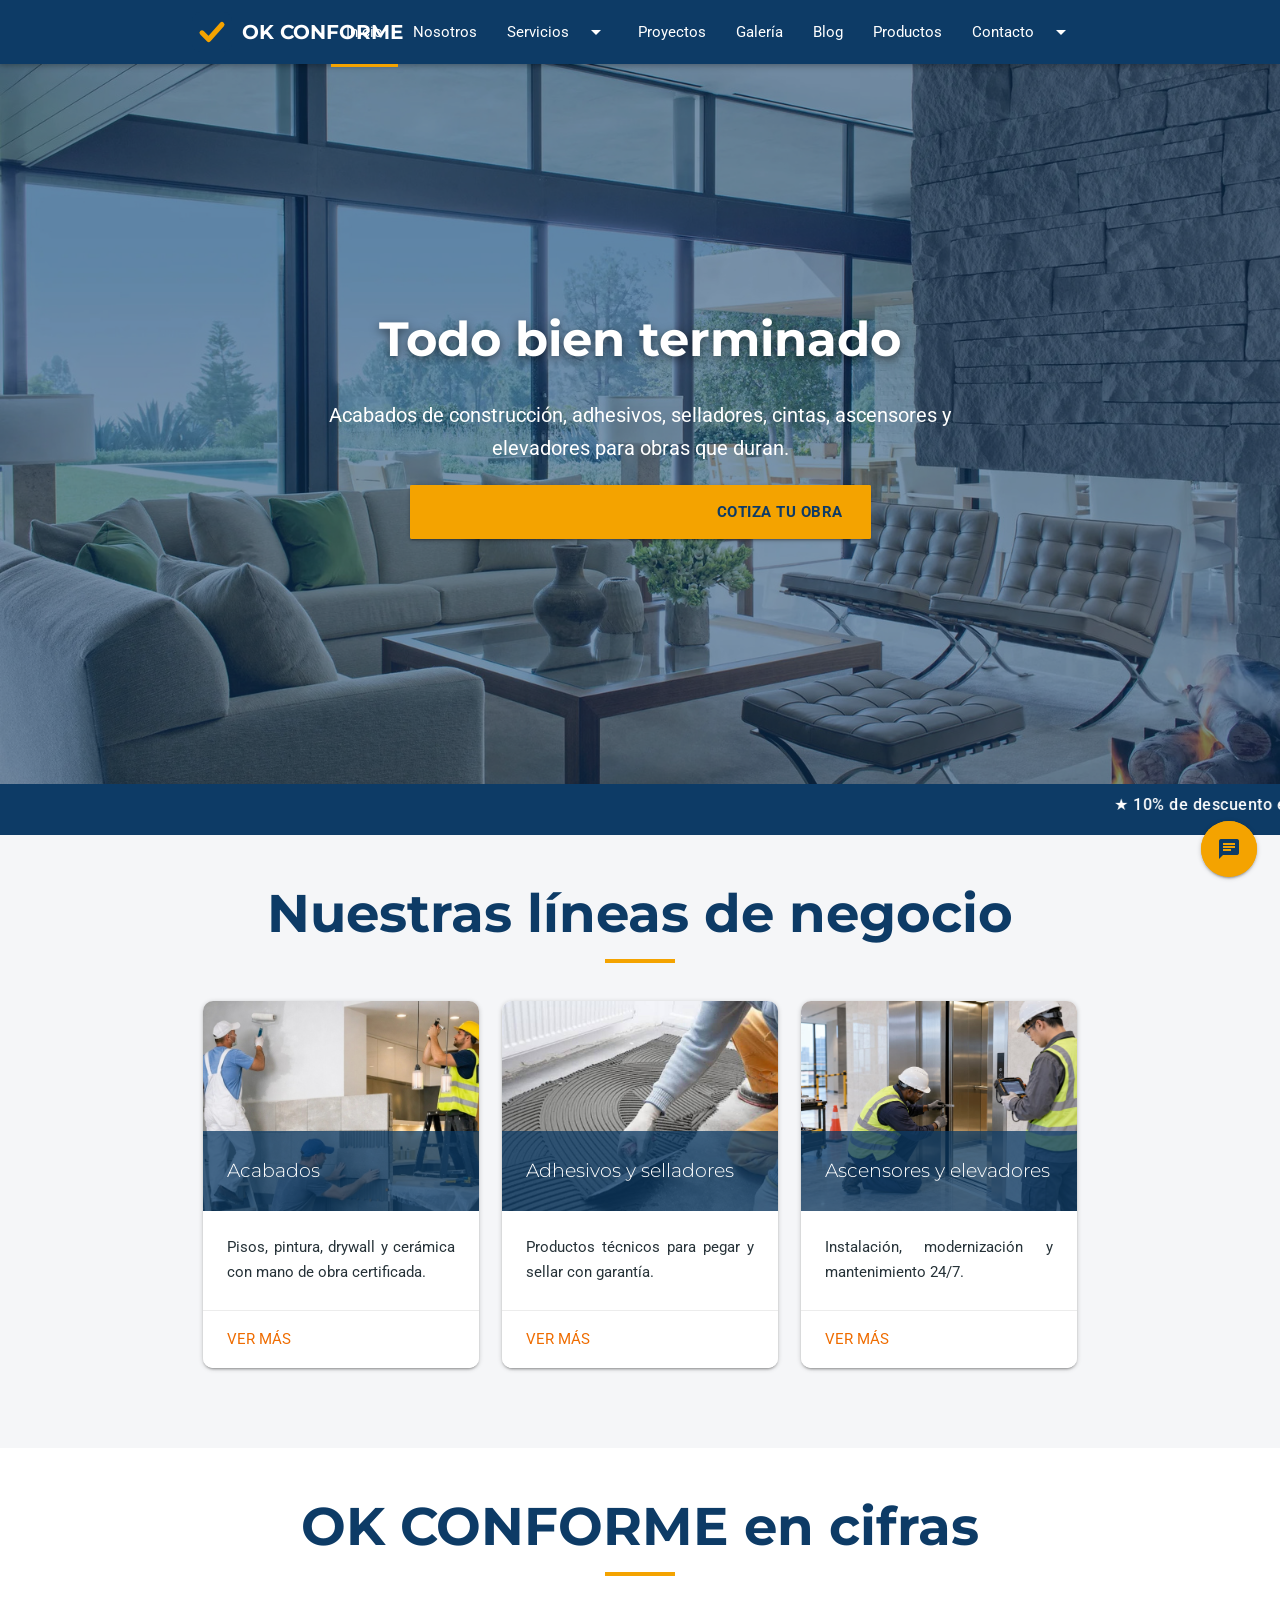
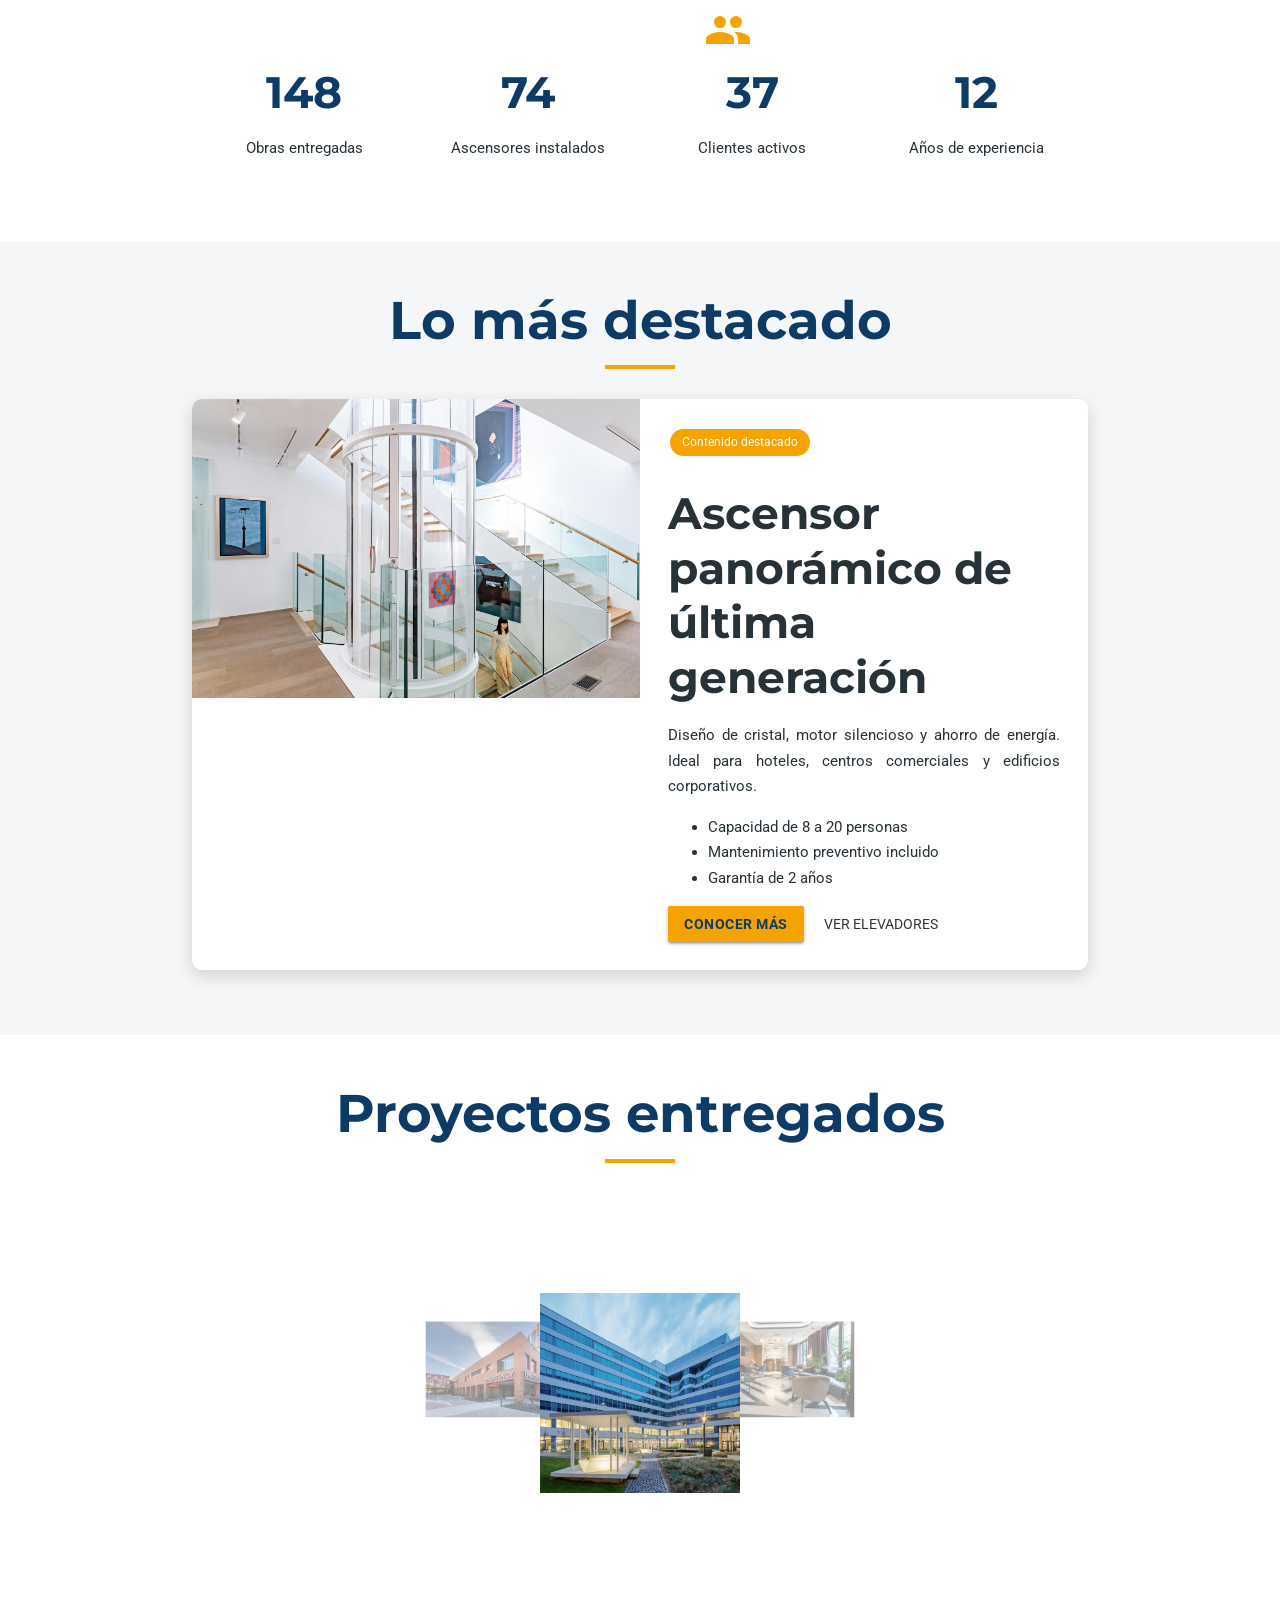
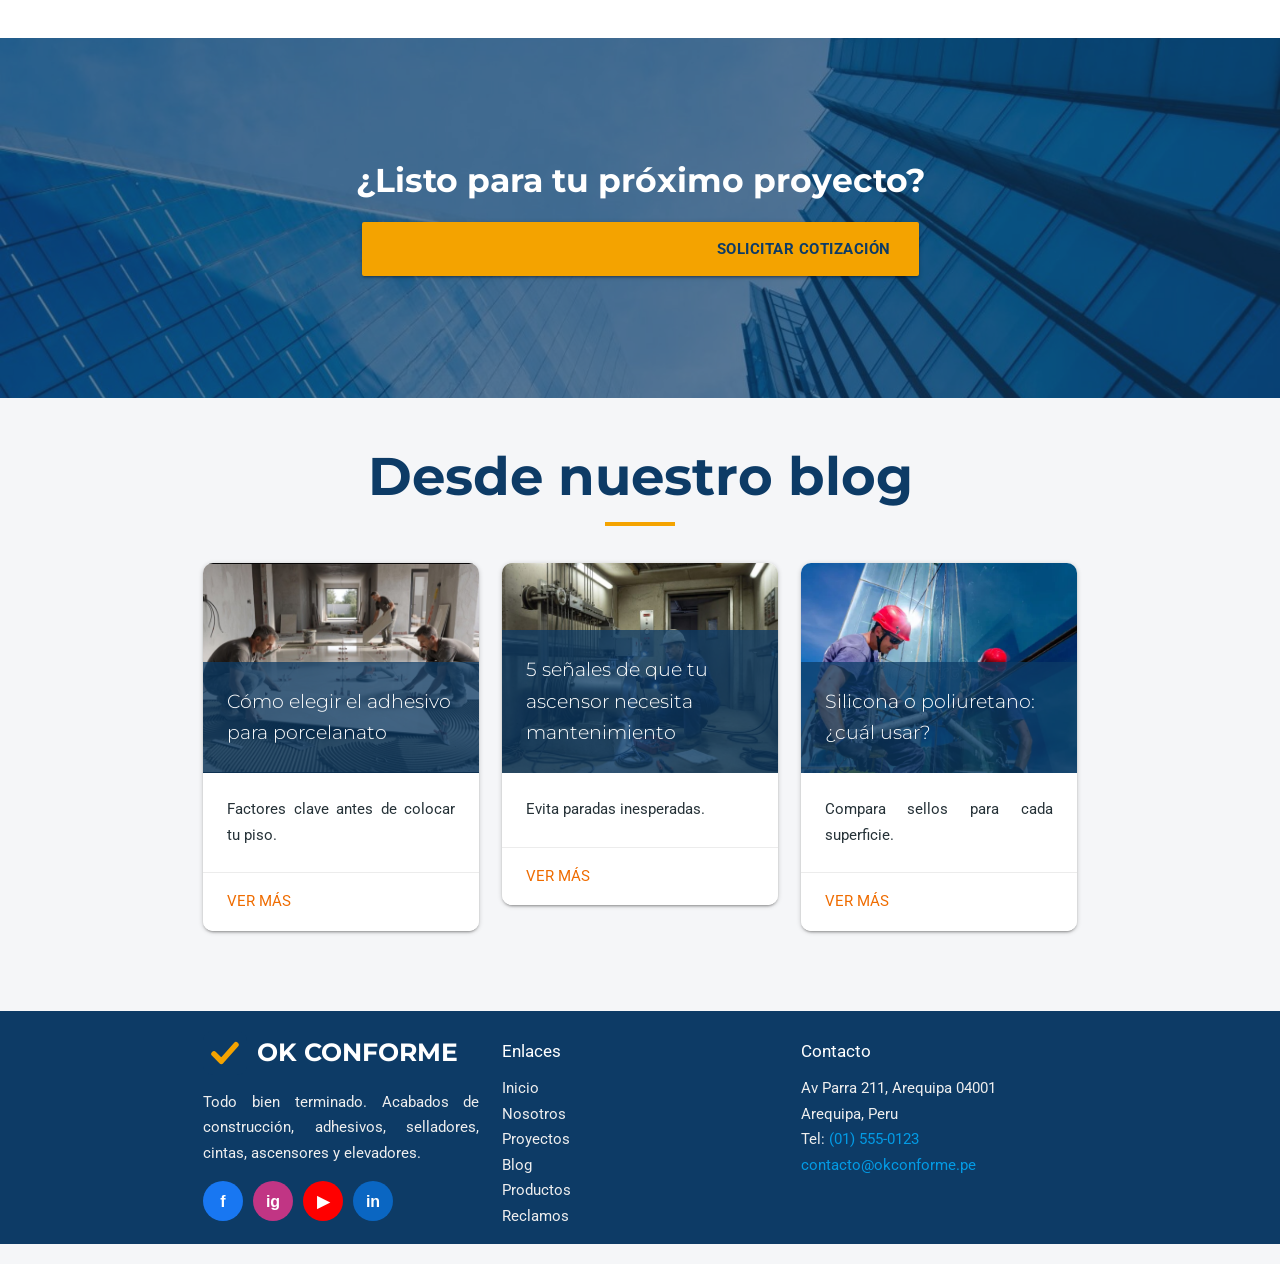
<file: index.html>
<!DOCTYPE html>
<html lang="es">
    <head>
        <meta charset="UTF-8">
        <meta name="viewport" content="width=device-width, initial-scale=1.0">
        <meta name="description" content="OK CONFORME: acabados de construcción, adhesivos, selladores, cintas, ascensores y elevadores.">
        <meta name="keywords" content="acabados, adhesivos, selladores, cintas, ascensores, elevadores, construcción">
        <meta name="author" content="Grupo 05">
        <title>Inicio | OK CONFORME</title>
        <link rel="icon" type="image/svg+xml" href="imagenes/favicon.svg">
        <link rel="stylesheet" href="https://fonts.googleapis.com/icon?family=Material+Icons">
        <link rel="stylesheet" href="https://fonts.googleapis.com/css2?family=Montserrat:wght@600;700&family=Roboto:wght@300;400;500&display=swap">
        <link rel="stylesheet" href="https://cdnjs.cloudflare.com/ajax/libs/materialize/1.0.0/css/materialize.min.css">
        <link rel="stylesheet" href="css/estilos.css">
        <link rel="stylesheet" href="css/estilos-less.css">
        <link rel="stylesheet" href="css/estilos-sass.css">
    </head>
    <body>
        <ul id="drop-servicios" class="dropdown-content"><li><a href="acabados.html">Acabados</a></li><li><a href="adhesivos.html">Adhesivos</a></li><li><a href="selladores.html">Selladores</a></li><li><a href="cintas.html">Cintas</a></li><li><a href="ascensores.html">Ascensores</a></li><li><a href="elevadores.html">Elevadores</a></li></ul>
        <ul id="drop-contacto" class="dropdown-content"><li><a href="contacto.html">Contacto</a></li><li><a href="clientes.html">Clientes y reclamos</a></li></ul>
        <header>
            <div class="navbar-fixed">
                <nav class="navbar-azul" role="navigation">
                    <div class="nav-wrapper container">
                        <a href="index.html" class="brand-logo"><img src="imagenes/logo.svg" alt="Logo OK CONFORME"><span>OK CONFORME</span></a>
                        <a href="#" data-target="menu-movil" class="sidenav-trigger"><i class="material-icons">menu</i></a>
                        <ul class="right hide-on-med-and-down">
                            <li class="active"><a href="index.html">Inicio</a></li><li class=""><a href="nosotros.html">Nosotros</a></li>
                            <li class=""><a class="dropdown-trigger" href="#!" data-target="drop-servicios">Servicios<i class="material-icons right">arrow_drop_down</i></a></li>
                            <li class=""><a href="proyectos.html">Proyectos</a></li><li class=""><a href="galeria.html">Galería</a></li><li class=""><a href="blog.html">Blog</a></li><li class=""><a href="productos.html">Productos</a></li>
                            <li class=""><a class="dropdown-trigger" href="#!" data-target="drop-contacto">Contacto<i class="material-icons right">arrow_drop_down</i></a></li>
                        </ul>
                    </div>
                </nav>
            </div>
            <ul class="sidenav" id="menu-movil"><li><a href="index.html">Inicio</a></li><li><a href="nosotros.html">Nosotros</a></li><li><a href="acabados.html">Acabados</a></li><li><a href="adhesivos.html">Adhesivos</a></li><li><a href="selladores.html">Selladores</a></li><li><a href="cintas.html">Cintas</a></li><li><a href="ascensores.html">Ascensores</a></li><li><a href="elevadores.html">Elevadores</a></li><li><a href="proyectos.html">Proyectos</a></li><li><a href="galeria.html">Galería</a></li><li><a href="blog.html">Blog</a></li><li><a href="productos.html">Productos</a></li><li><a href="contacto.html">Contacto</a></li><li><a href="clientes.html">Clientes y reclamos</a></li></ul>
        </header>
        <main>
            <section class="hero">
                <video class="hero-video" autoplay muted loop playsinline poster="imagenes/banner-inicio.jpg"><source src="videos/video-inicio.mp4" type="video/mp4">Tu navegador no admite video.</video>
                <div class="hero-contenido">
                    <h1>Todo bien terminado</h1>
                    <p>Acabados de construcción, adhesivos, selladores, cintas, ascensores y elevadores para obras que duran.</p>
                    <a class="btn-large waves-effect waves-light btn-naranja pulse" href="contacto.html"><i class="material-icons left">engineering</i>Cotiza tu obra</a>
                </div>
            </section>
            <section class="marquee-oferta"><marquee behavior="scroll" direction="left" scrollamount="6" onmouseover="this.stop()" onmouseout="this.start()">&#9733; 10% de descuento en selladores y cintas &nbsp;&nbsp;&nbsp; &#9733; Primera visita técnica de ascensores gratuita &nbsp;&nbsp;&nbsp; &#9733; Cotiza tus acabados en 24 horas</marquee></section><section class="seccion"><div class="container"><h2>Nuestras líneas de negocio</h2><div class="row"><div class="col s12 m6 l4"><div class="card hoverable tarjeta-servicio scale-transition scale-out"><div class="card-image"><img src="imagenes/banner-acabados.jpg" alt="Acabados"><span class="card-title">Acabados</span></div><div class="card-content"><p>Pisos, pintura, drywall y cerámica con mano de obra certificada.</p></div><div class="card-action"><a class="orange-text text-darken-3" href="acabados.html">Ver más</a></div></div></div><div class="col s12 m6 l4"><div class="card hoverable tarjeta-servicio scale-transition scale-out"><div class="card-image"><img src="imagenes/adhesivo-ceramico.jpg" alt="Adhesivos y selladores"><span class="card-title">Adhesivos y selladores</span></div><div class="card-content"><p>Productos técnicos para pegar y sellar con garantía.</p></div><div class="card-action"><a class="orange-text text-darken-3" href="adhesivos.html">Ver más</a></div></div></div><div class="col s12 m6 l4"><div class="card hoverable tarjeta-servicio scale-transition scale-out"><div class="card-image"><img src="imagenes/ascensor-pasajeros.jpg" alt="Ascensores y elevadores"><span class="card-title">Ascensores y elevadores</span></div><div class="card-content"><p>Instalación, modernización y mantenimiento 24/7.</p></div><div class="card-action"><a class="orange-text text-darken-3" href="ascensores.html">Ver más</a></div></div></div></div></div></section><section class="seccion alterna"><div class="container"><h2>OK CONFORME en cifras</h2><div class="row center-align">
                        <div class="col s6 m3 estadistica"><i class="material-icons">apartment</i><h3 class="contador" data-meta="250">0</h3><p class="center-align">Obras entregadas</p></div>
                        <div class="col s6 m3 estadistica"><i class="material-icons">elevator</i><h3 class="contador" data-meta="120">0</h3><p class="center-align">Ascensores instalados</p></div>
                        <div class="col s6 m3 estadistica"><i class="material-icons">groups</i><h3 class="contador" data-meta="85">0</h3><p class="center-align">Clientes activos</p></div>
                        <div class="col s6 m3 estadistica"><i class="material-icons">verified</i><h3 class="contador" data-meta="12">0</h3><p class="center-align">Años de experiencia</p></div>
                    </div></div></section><section class="seccion"><div class="container"><h2>Lo más destacado</h2><div class="row destacado">
                        <div class="col s12 m6 sin-margen" style="padding:0"><img src="imagenes/ascensor-panoramico.jpg" alt="Ascensor panorámico"></div>
                        <div class="col s12 m6 texto">
                            <span class="etiqueta-acento">Contenido destacado</span>
                            <h3>Ascensor panorámico de última generación</h3>
                            <p>Diseño de cristal, motor silencioso y ahorro de energía. Ideal para hoteles, centros comerciales y edificios corporativos.</p>
                            <ul class="browser-default"><li>Capacidad de 8 a 20 personas</li><li>Mantenimiento preventivo incluido</li><li>Garantía de 2 años</li></ul>
                            <a class="btn btn-naranja waves-effect" href="ascensores.html">Conocer más</a>
                            <a class="btn-flat waves-effect" href="elevadores.html">Ver elevadores</a>
                        </div>
                    </div></div></section><section class="seccion alterna"><div class="container"><h2>Proyectos entregados</h2><div class="carousel">
                        <a class="carousel-item" href="proyectos.html"><img src="imagenes/proyecto-edificio.jpg" alt="Edificio corporativo"></a>
                        <a class="carousel-item" href="proyectos.html"><img src="imagenes/proyecto-hotel.jpg" alt="Hotel"></a>
                        <a class="carousel-item" href="proyectos.html"><img src="imagenes/proyecto-centro-comercial.jpg" alt="Centro comercial"></a>
                        <a class="carousel-item" href="proyectos.html"><img src="imagenes/proyecto-hospital.jpg" alt="Hospital"></a>
                    </div></div></section><div class="parallax-container cta">
                <div class="cta-texto white-text"><h2>¿Listo para tu próximo proyecto?</h2><a class="btn-large waves-effect waves-light btn-naranja" href="contacto.html"><i class="material-icons left">request_quote</i>Solicitar cotización</a></div>
                <div class="parallax"><img src="imagenes/fondo-parallax.jpg" alt="Fachada de vidrio"></div>
            </div><section class="seccion"><div class="container"><h2>Desde nuestro blog</h2><div class="row"><div class="col s12 m6 l4"><div class="card hoverable tarjeta-servicio"><div class="card-image"><img src="imagenes/blog-1.jpg" alt="Cómo elegir el adhesivo para porcelanato"><span class="card-title">Cómo elegir el adhesivo para porcelanato</span></div><div class="card-content"><p>Factores clave antes de colocar tu piso.</p></div><div class="card-action"><a class="orange-text text-darken-3" href="blog.html">Ver más</a></div></div></div><div class="col s12 m6 l4"><div class="card hoverable tarjeta-servicio"><div class="card-image"><img src="imagenes/blog-2.jpg" alt="5 señales de que tu ascensor necesita mantenimiento"><span class="card-title">5 señales de que tu ascensor necesita mantenimiento</span></div><div class="card-content"><p>Evita paradas inesperadas.</p></div><div class="card-action"><a class="orange-text text-darken-3" href="blog.html">Ver más</a></div></div></div><div class="col s12 m6 l4"><div class="card hoverable tarjeta-servicio"><div class="card-image"><img src="imagenes/blog-3.jpg" alt="Silicona o poliuretano: ¿cuál usar?"><span class="card-title">Silicona o poliuretano: ¿cuál usar?</span></div><div class="card-content"><p>Compara sellos para cada superficie.</p></div><div class="card-action"><a class="orange-text text-darken-3" href="blog.html">Ver más</a></div></div></div></div></div></section>
        </main>
        <div class="fixed-action-btn"><a class="btn-floating btn-large pulse tooltipped" data-position="left" data-tooltip="Cotiza aquí" href="contacto.html"><i class="large material-icons">chat</i></a></div>
        <footer class="page-footer">
            <div class="container">
                <div class="row">
                    <div class="col s12 m4">
                        <div class="pie-logo"><img src="imagenes/logo.svg" alt="Logo OK CONFORME"><h5 class="sin-margen">OK CONFORME</h5></div>
                        <p class="grey-text text-lighten-3">Todo bien terminado. Acabados de construcción, adhesivos, selladores, cintas, ascensores y elevadores.</p>
                        <div class="redes">
                            <a class="tooltipped" data-tooltip="Facebook" href="https://www.facebook.com" target="_blank" rel="noopener"><img src="imagenes/red-facebook.svg" alt="Facebook"></a>
                            <a class="tooltipped" data-tooltip="Instagram" href="https://www.instagram.com" target="_blank" rel="noopener"><img src="imagenes/red-instagram.svg" alt="Instagram"></a>
                            <a class="tooltipped" data-tooltip="YouTube" href="https://www.youtube.com" target="_blank" rel="noopener"><img src="imagenes/red-youtube.svg" alt="YouTube"></a>
                            <a class="tooltipped" data-tooltip="LinkedIn" href="https://www.linkedin.com" target="_blank" rel="noopener"><img src="imagenes/red-linkedin.svg" alt="LinkedIn"></a>
                        </div>
                    </div>
                    <div class="col s6 m4">
                        <h6>Enlaces</h6>
                        <ul>
                            <li><a class="grey-text text-lighten-3" href="index.html">Inicio</a></li>
                            <li><a class="grey-text text-lighten-3" href="nosotros.html">Nosotros</a></li>
                            <li><a class="grey-text text-lighten-3" href="proyectos.html">Proyectos</a></li>
                            <li><a class="grey-text text-lighten-3" href="blog.html">Blog</a></li>
                            <li><a class="grey-text text-lighten-3" href="productos.html">Productos</a></li>
                            <li><a class="grey-text text-lighten-3" href="clientes.html">Reclamos</a></li>
                        </ul>
                    </div>
                    <div class="col s6 m4">
                        <h6>Contacto</h6>
                        <ul class="grey-text text-lighten-3">
                            <li>Av Parra 211, Arequipa 04001<br>Arequipa, Peru</li>
                            <li>Tel: <a href="tel:+5115550123">(01) 555-0123</a></li>
                            <li><a href="mailto:contacto@okconforme.pe">contacto@okconforme.pe</a></li>
                        </ul>
                    </div>
                </div>
            </div>
        </footer>
        <script src="https://cdnjs.cloudflare.com/ajax/libs/materialize/1.0.0/js/materialize.min.js"></script>
        <script src="js/main.js"></script>
    </body>
</html>
</file>
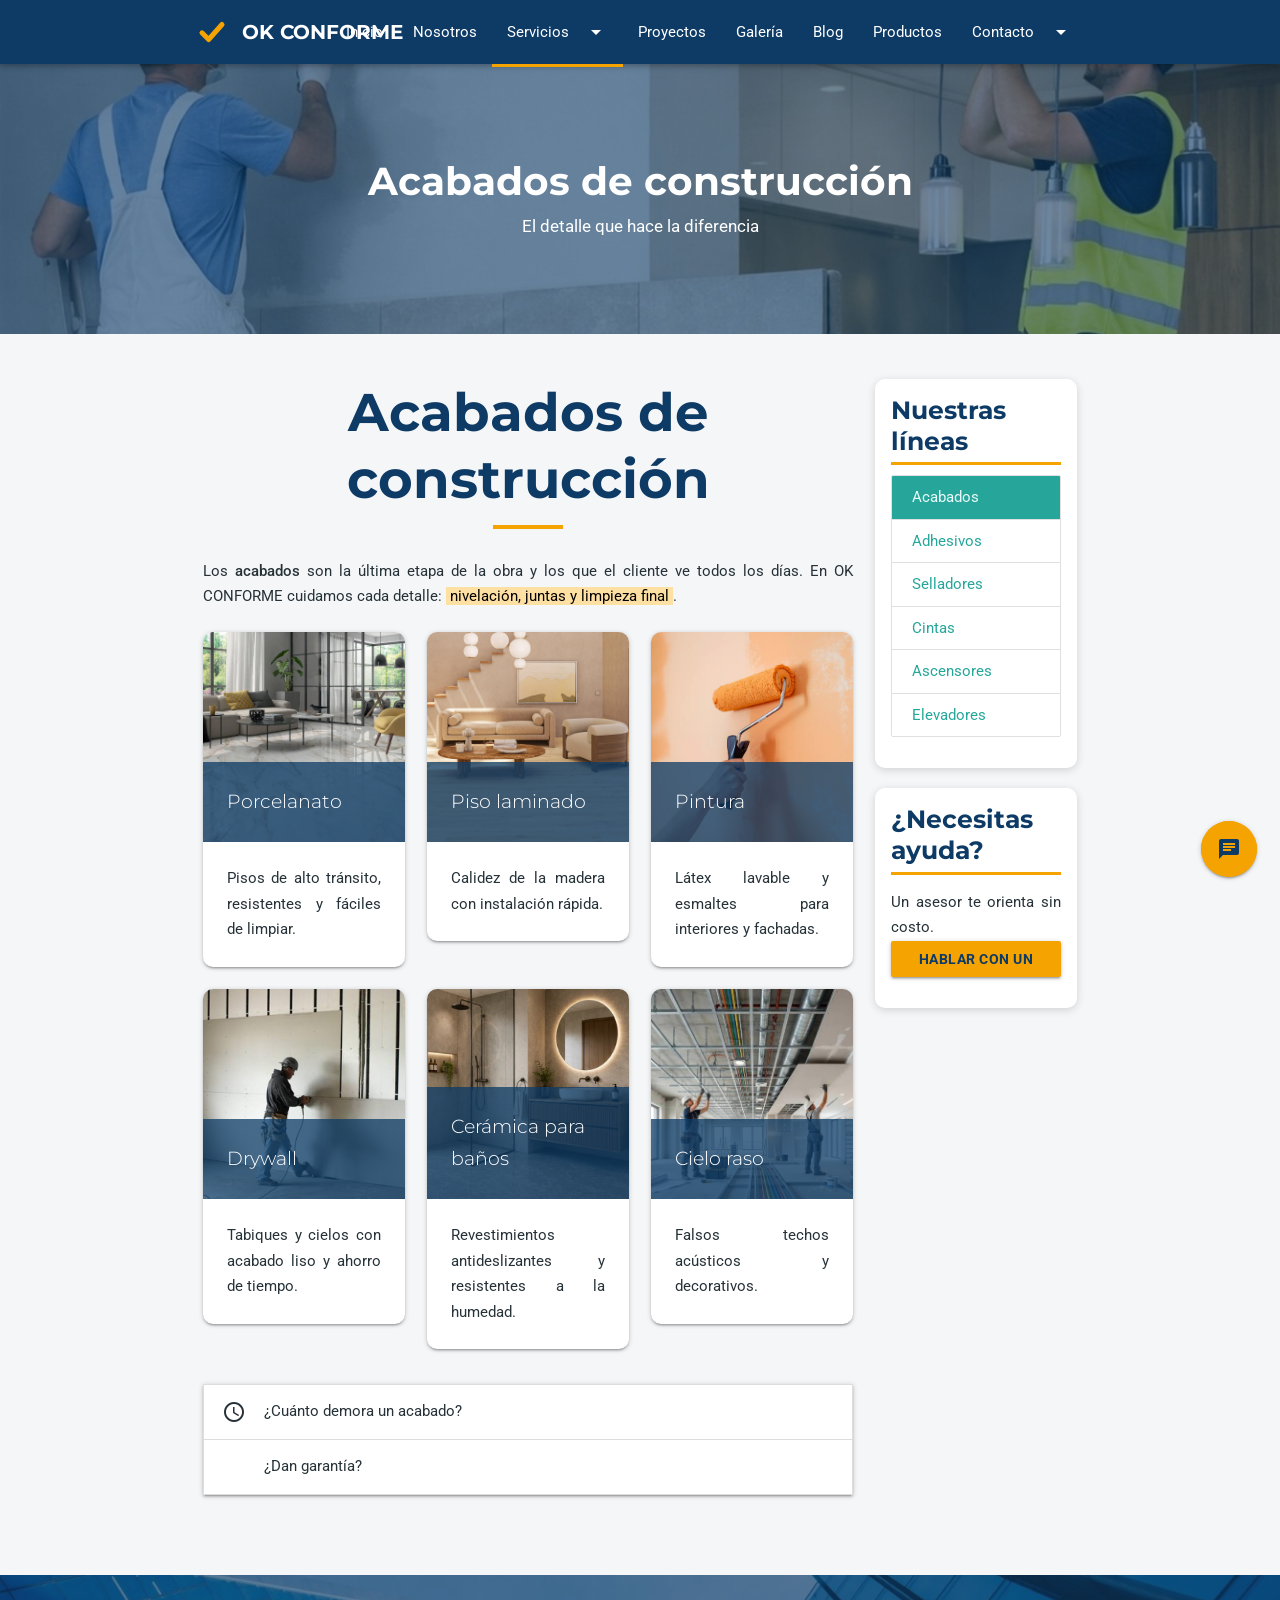
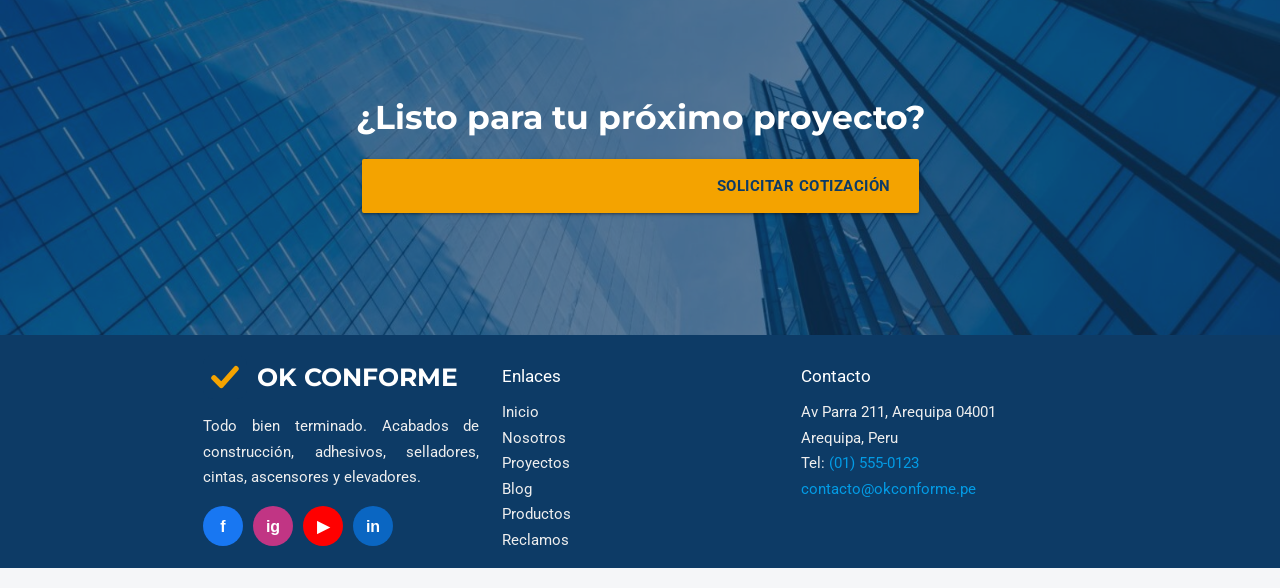
<file: acabados.html>
<!DOCTYPE html>
<html lang="es">
    <head>
        <meta charset="UTF-8">
        <meta name="viewport" content="width=device-width, initial-scale=1.0">
        <meta name="description" content="Pisos, pintura, drywall y cerámica para obras de construcción.">
        <meta name="keywords" content="acabados, pisos, pintura, drywall, cerámica">
        <meta name="author" content="Grupo 05">
        <title>Acabados | OK CONFORME</title>
        <link rel="icon" type="image/svg+xml" href="imagenes/favicon.svg">
        <link rel="stylesheet" href="https://fonts.googleapis.com/icon?family=Material+Icons">
        <link rel="stylesheet" href="https://fonts.googleapis.com/css2?family=Montserrat:wght@600;700&family=Roboto:wght@300;400;500&display=swap">
        <link rel="stylesheet" href="https://cdnjs.cloudflare.com/ajax/libs/materialize/1.0.0/css/materialize.min.css">
        <link rel="stylesheet" href="css/estilos.css">
        <link rel="stylesheet" href="css/estilos-less.css">
        <link rel="stylesheet" href="css/estilos-sass.css">
    </head>
    <body>
        <ul id="drop-servicios" class="dropdown-content"><li><a href="acabados.html">Acabados</a></li><li><a href="adhesivos.html">Adhesivos</a></li><li><a href="selladores.html">Selladores</a></li><li><a href="cintas.html">Cintas</a></li><li><a href="ascensores.html">Ascensores</a></li><li><a href="elevadores.html">Elevadores</a></li></ul>
        <ul id="drop-contacto" class="dropdown-content"><li><a href="contacto.html">Contacto</a></li><li><a href="clientes.html">Clientes y reclamos</a></li></ul>
        <header>
            <div class="navbar-fixed">
                <nav class="navbar-azul" role="navigation">
                    <div class="nav-wrapper container">
                        <a href="index.html" class="brand-logo"><img src="imagenes/logo.svg" alt="Logo OK CONFORME"><span>OK CONFORME</span></a>
                        <a href="#" data-target="menu-movil" class="sidenav-trigger"><i class="material-icons">menu</i></a>
                        <ul class="right hide-on-med-and-down">
                            <li class=""><a href="index.html">Inicio</a></li><li class=""><a href="nosotros.html">Nosotros</a></li>
                            <li class="active"><a class="dropdown-trigger" href="#!" data-target="drop-servicios">Servicios<i class="material-icons right">arrow_drop_down</i></a></li>
                            <li class=""><a href="proyectos.html">Proyectos</a></li><li class=""><a href="galeria.html">Galería</a></li><li class=""><a href="blog.html">Blog</a></li><li class=""><a href="productos.html">Productos</a></li>
                            <li class=""><a class="dropdown-trigger" href="#!" data-target="drop-contacto">Contacto<i class="material-icons right">arrow_drop_down</i></a></li>
                        </ul>
                    </div>
                </nav>
            </div>
            <ul class="sidenav" id="menu-movil"><li><a href="index.html">Inicio</a></li><li><a href="nosotros.html">Nosotros</a></li><li><a href="acabados.html">Acabados</a></li><li><a href="adhesivos.html">Adhesivos</a></li><li><a href="selladores.html">Selladores</a></li><li><a href="cintas.html">Cintas</a></li><li><a href="ascensores.html">Ascensores</a></li><li><a href="elevadores.html">Elevadores</a></li><li><a href="proyectos.html">Proyectos</a></li><li><a href="galeria.html">Galería</a></li><li><a href="blog.html">Blog</a></li><li><a href="productos.html">Productos</a></li><li><a href="contacto.html">Contacto</a></li><li><a href="clientes.html">Clientes y reclamos</a></li></ul>
        </header>
        <main>
            <div class="parallax-container banner">
                <div class="banner-texto"><h1>Acabados de construcción</h1><p>El detalle que hace la diferencia</p></div>
                <div class="parallax"><img src="imagenes/banner-acabados.jpg" alt="Acabados de construcción"></div>
            </div>
            <section class="seccion"><div class="container"><div class="row"><div class="col s12 l9"><h2>Acabados de construcción</h2><p>Los <strong>acabados</strong> son la última etapa de la obra y los que el cliente ve todos los días. En OK CONFORME cuidamos cada detalle: <mark>nivelación, juntas y limpieza final</mark>.</p><div class="row"><div class="col s12 m6 l4"><div class="card hoverable tarjeta-servicio scale-transition scale-out"><div class="card-image"><img src="imagenes/acabado-porcelanato.jpg" alt="Porcelanato"><span class="card-title">Porcelanato</span></div><div class="card-content"><p>Pisos de alto tránsito, resistentes y fáciles de limpiar.</p></div></div></div><div class="col s12 m6 l4"><div class="card hoverable tarjeta-servicio scale-transition scale-out"><div class="card-image"><img src="imagenes/acabado-madera.jpg" alt="Piso laminado"><span class="card-title">Piso laminado</span></div><div class="card-content"><p>Calidez de la madera con instalación rápida.</p></div></div></div><div class="col s12 m6 l4"><div class="card hoverable tarjeta-servicio scale-transition scale-out"><div class="card-image"><img src="imagenes/acabado-pintura.jpg" alt="Pintura"><span class="card-title">Pintura</span></div><div class="card-content"><p>Látex lavable y esmaltes para interiores y fachadas.</p></div></div></div><div class="col s12 m6 l4"><div class="card hoverable tarjeta-servicio scale-transition scale-out"><div class="card-image"><img src="imagenes/acabado-drywall.jpg" alt="Drywall"><span class="card-title">Drywall</span></div><div class="card-content"><p>Tabiques y cielos con acabado liso y ahorro de tiempo.</p></div></div></div><div class="col s12 m6 l4"><div class="card hoverable tarjeta-servicio scale-transition scale-out"><div class="card-image"><img src="imagenes/acabado-ceramica-bano.jpg" alt="Cerámica para baños"><span class="card-title">Cerámica para baños</span></div><div class="card-content"><p>Revestimientos antideslizantes y resistentes a la humedad.</p></div></div></div><div class="col s12 m6 l4"><div class="card hoverable tarjeta-servicio scale-transition scale-out"><div class="card-image"><img src="imagenes/acabado-cielo-raso.jpg" alt="Cielo raso"><span class="card-title">Cielo raso</span></div><div class="card-content"><p>Falsos techos acústicos y decorativos.</p></div></div></div></div><ul class="collapsible">
                                <li><div class="collapsible-header"><i class="material-icons">schedule</i>¿Cuánto demora un acabado?</div><div class="collapsible-body"><span>Un departamento de 80 m&sup2; se termina entre 10 y 15 días hábiles.</span></div></li>
                                <li><div class="collapsible-header"><i class="material-icons">shield</i>¿Dan garantía?</div><div class="collapsible-body"><span>Sí, 1 año por mano de obra y garantía del fabricante en materiales.</span></div></li>
                            </ul></div><aside class="col s12 l3"><div class="barra-lateral"><h5>Nuestras líneas</h5><div class="collection"><a href="acabados.html" class="collection-item active">Acabados</a><a href="adhesivos.html" class="collection-item">Adhesivos</a><a href="selladores.html" class="collection-item">Selladores</a><a href="cintas.html" class="collection-item">Cintas</a><a href="ascensores.html" class="collection-item">Ascensores</a><a href="elevadores.html" class="collection-item">Elevadores</a></div></div>
                            <div class="barra-lateral"><h5>¿Necesitas ayuda?</h5><p>Un asesor te orienta sin costo.<br><a class="btn btn-naranja waves-effect" href="contacto.html">Hablar con un asesor</a></p></div></aside></div></div></section><div class="parallax-container cta">
                <div class="cta-texto white-text"><h2>¿Listo para tu próximo proyecto?</h2><a class="btn-large waves-effect waves-light btn-naranja" href="contacto.html"><i class="material-icons left">request_quote</i>Solicitar cotización</a></div>
                <div class="parallax"><img src="imagenes/fondo-parallax.jpg" alt="Fachada de vidrio"></div>
            </div>
        </main>
        <div class="fixed-action-btn"><a class="btn-floating btn-large pulse tooltipped" data-position="left" data-tooltip="Cotiza aquí" href="contacto.html"><i class="large material-icons">chat</i></a></div>
        <footer class="page-footer">
            <div class="container">
                <div class="row">
                    <div class="col s12 m4">
                        <div class="pie-logo"><img src="imagenes/logo.svg" alt="Logo OK CONFORME"><h5 class="sin-margen">OK CONFORME</h5></div>
                        <p class="grey-text text-lighten-3">Todo bien terminado. Acabados de construcción, adhesivos, selladores, cintas, ascensores y elevadores.</p>
                        <div class="redes">
                            <a class="tooltipped" data-tooltip="Facebook" href="https://www.facebook.com" target="_blank" rel="noopener"><img src="imagenes/red-facebook.svg" alt="Facebook"></a>
                            <a class="tooltipped" data-tooltip="Instagram" href="https://www.instagram.com" target="_blank" rel="noopener"><img src="imagenes/red-instagram.svg" alt="Instagram"></a>
                            <a class="tooltipped" data-tooltip="YouTube" href="https://www.youtube.com" target="_blank" rel="noopener"><img src="imagenes/red-youtube.svg" alt="YouTube"></a>
                            <a class="tooltipped" data-tooltip="LinkedIn" href="https://www.linkedin.com" target="_blank" rel="noopener"><img src="imagenes/red-linkedin.svg" alt="LinkedIn"></a>
                        </div>
                    </div>
                    <div class="col s6 m4">
                        <h6>Enlaces</h6>
                        <ul>
                            <li><a class="grey-text text-lighten-3" href="index.html">Inicio</a></li>
                            <li><a class="grey-text text-lighten-3" href="nosotros.html">Nosotros</a></li>
                            <li><a class="grey-text text-lighten-3" href="proyectos.html">Proyectos</a></li>
                            <li><a class="grey-text text-lighten-3" href="blog.html">Blog</a></li>
                            <li><a class="grey-text text-lighten-3" href="productos.html">Productos</a></li>
                            <li><a class="grey-text text-lighten-3" href="clientes.html">Reclamos</a></li>
                        </ul>
                    </div>
                    <div class="col s6 m4">
                        <h6>Contacto</h6>
                        <ul class="grey-text text-lighten-3">
                            <li>Av Parra 211, Arequipa 04001<br>Arequipa, Peru</li>
                            <li>Tel: <a href="tel:+5115550123">(01) 555-0123</a></li>
                            <li><a href="mailto:contacto@okconforme.pe">contacto@okconforme.pe</a></li>
                        </ul>
                    </div>
                </div>
            </div>
        </footer>
        <script src="https://cdnjs.cloudflare.com/ajax/libs/materialize/1.0.0/js/materialize.min.js"></script>
        <script src="js/main.js"></script>
    </body>
</html>
</file>
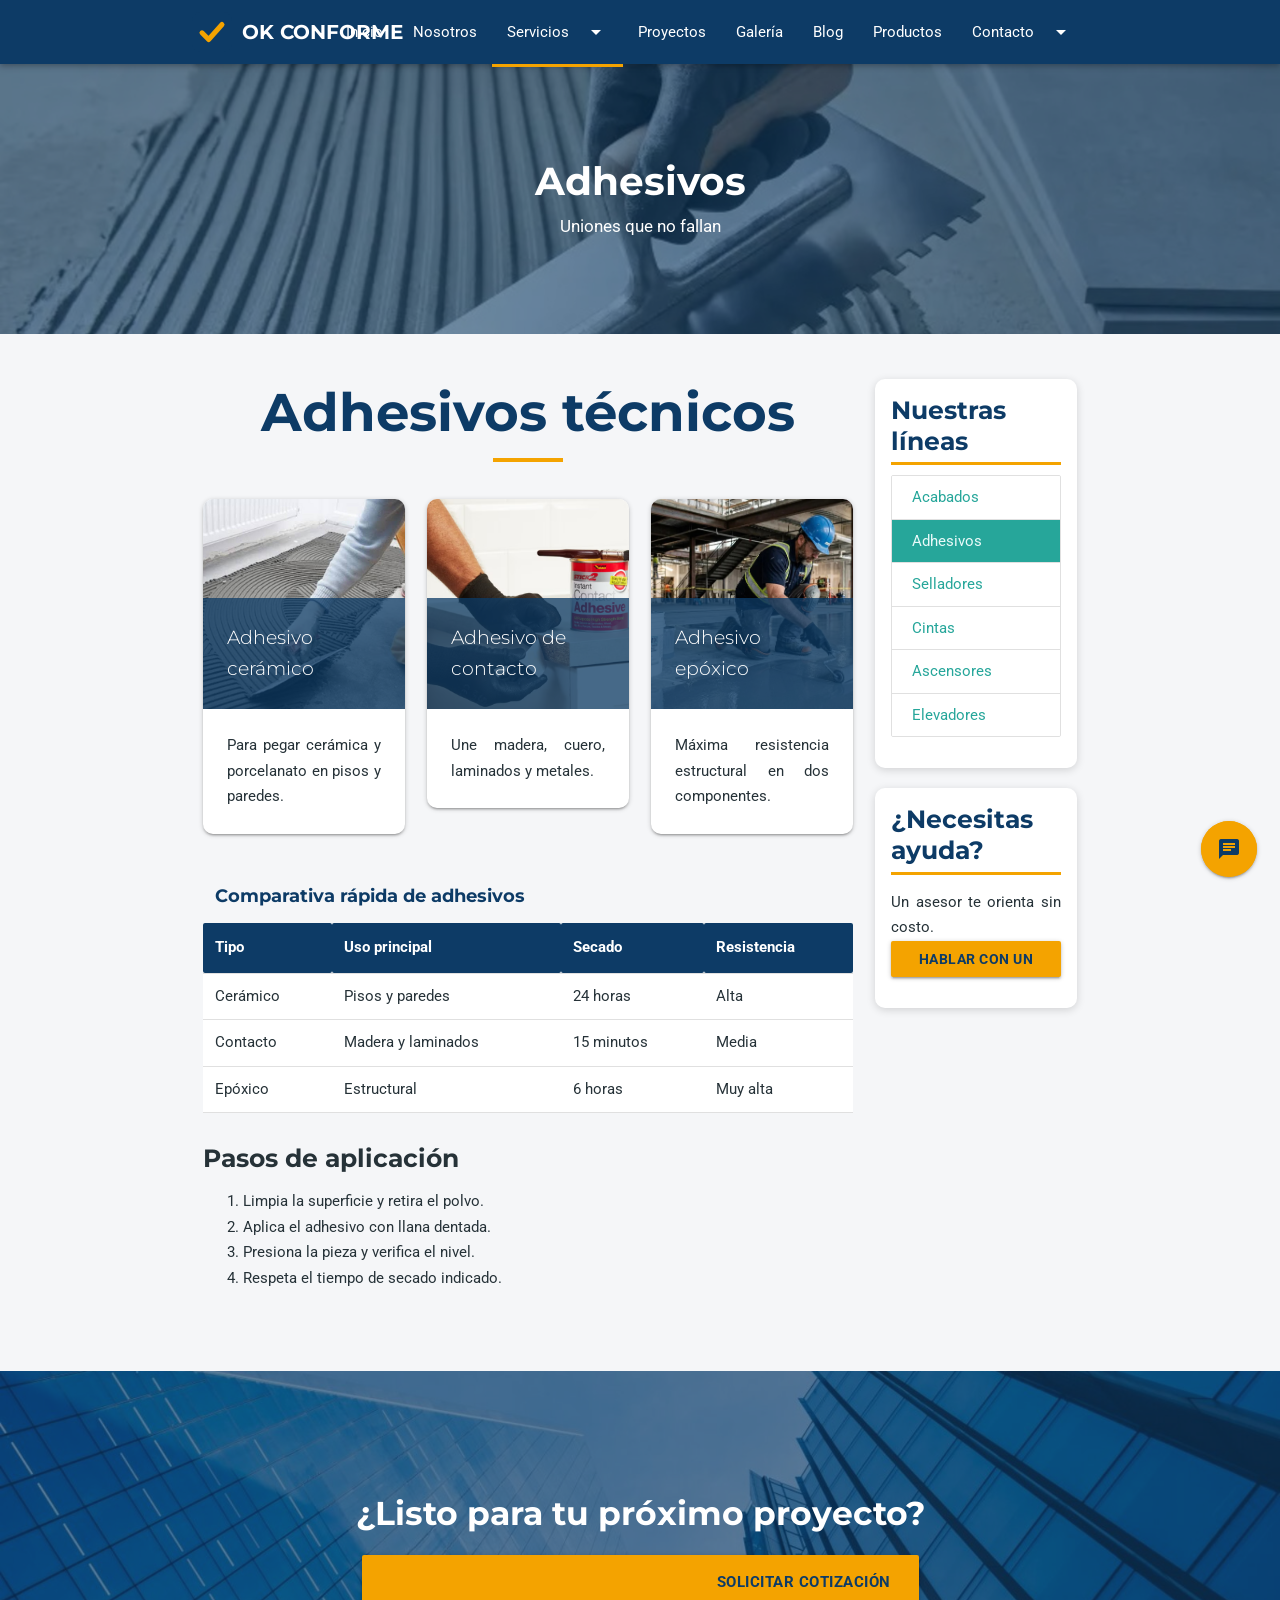
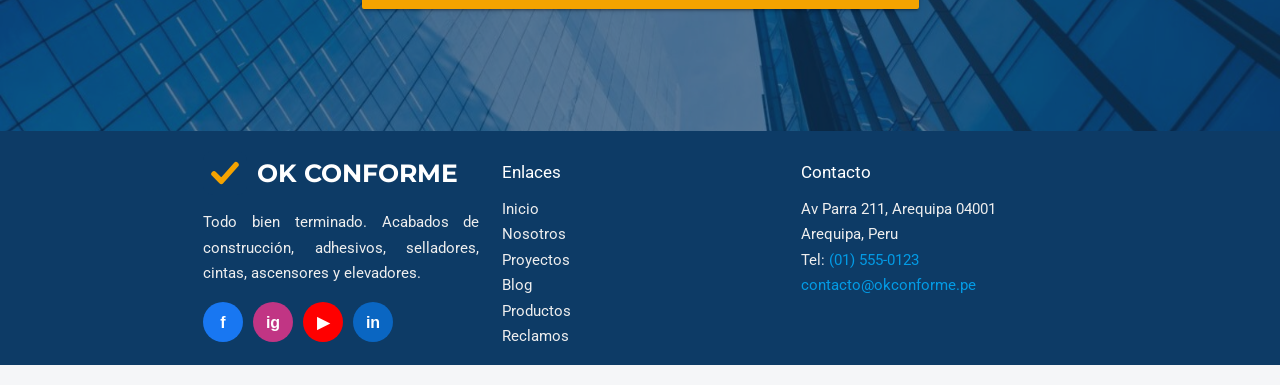
<file: adhesivos.html>
<!DOCTYPE html>
<html lang="es">
    <head>
        <meta charset="UTF-8">
        <meta name="viewport" content="width=device-width, initial-scale=1.0">
        <meta name="description" content="Adhesivos cerámicos, de contacto y epóxicos para construcción.">
        <meta name="keywords" content="adhesivos, pegamento, cerámico, epóxico">
        <meta name="author" content="Grupo 05">
        <title>Adhesivos | OK CONFORME</title>
        <link rel="icon" type="image/svg+xml" href="imagenes/favicon.svg">
        <link rel="stylesheet" href="https://fonts.googleapis.com/icon?family=Material+Icons">
        <link rel="stylesheet" href="https://fonts.googleapis.com/css2?family=Montserrat:wght@600;700&family=Roboto:wght@300;400;500&display=swap">
        <link rel="stylesheet" href="https://cdnjs.cloudflare.com/ajax/libs/materialize/1.0.0/css/materialize.min.css">
        <link rel="stylesheet" href="css/estilos.css">
        <link rel="stylesheet" href="css/estilos-less.css">
        <link rel="stylesheet" href="css/estilos-sass.css">
    </head>
    <body>
        <ul id="drop-servicios" class="dropdown-content"><li><a href="acabados.html">Acabados</a></li><li><a href="adhesivos.html">Adhesivos</a></li><li><a href="selladores.html">Selladores</a></li><li><a href="cintas.html">Cintas</a></li><li><a href="ascensores.html">Ascensores</a></li><li><a href="elevadores.html">Elevadores</a></li></ul>
        <ul id="drop-contacto" class="dropdown-content"><li><a href="contacto.html">Contacto</a></li><li><a href="clientes.html">Clientes y reclamos</a></li></ul>
        <header>
            <div class="navbar-fixed">
                <nav class="navbar-azul" role="navigation">
                    <div class="nav-wrapper container">
                        <a href="index.html" class="brand-logo"><img src="imagenes/logo.svg" alt="Logo OK CONFORME"><span>OK CONFORME</span></a>
                        <a href="#" data-target="menu-movil" class="sidenav-trigger"><i class="material-icons">menu</i></a>
                        <ul class="right hide-on-med-and-down">
                            <li class=""><a href="index.html">Inicio</a></li><li class=""><a href="nosotros.html">Nosotros</a></li>
                            <li class="active"><a class="dropdown-trigger" href="#!" data-target="drop-servicios">Servicios<i class="material-icons right">arrow_drop_down</i></a></li>
                            <li class=""><a href="proyectos.html">Proyectos</a></li><li class=""><a href="galeria.html">Galería</a></li><li class=""><a href="blog.html">Blog</a></li><li class=""><a href="productos.html">Productos</a></li>
                            <li class=""><a class="dropdown-trigger" href="#!" data-target="drop-contacto">Contacto<i class="material-icons right">arrow_drop_down</i></a></li>
                        </ul>
                    </div>
                </nav>
            </div>
            <ul class="sidenav" id="menu-movil"><li><a href="index.html">Inicio</a></li><li><a href="nosotros.html">Nosotros</a></li><li><a href="acabados.html">Acabados</a></li><li><a href="adhesivos.html">Adhesivos</a></li><li><a href="selladores.html">Selladores</a></li><li><a href="cintas.html">Cintas</a></li><li><a href="ascensores.html">Ascensores</a></li><li><a href="elevadores.html">Elevadores</a></li><li><a href="proyectos.html">Proyectos</a></li><li><a href="galeria.html">Galería</a></li><li><a href="blog.html">Blog</a></li><li><a href="productos.html">Productos</a></li><li><a href="contacto.html">Contacto</a></li><li><a href="clientes.html">Clientes y reclamos</a></li></ul>
        </header>
        <main>
            <div class="parallax-container banner">
                <div class="banner-texto"><h1>Adhesivos</h1><p>Uniones que no fallan</p></div>
                <div class="parallax"><img src="imagenes/banner-adhesivos.jpg" alt="Adhesivos"></div>
            </div>
            <section class="seccion"><div class="container"><div class="row"><div class="col s12 l9"><h2>Adhesivos técnicos</h2><div class="row"><div class="col s12 m6 l4"><div class="card hoverable tarjeta-servicio scale-transition scale-out"><div class="card-image"><img src="imagenes/adhesivo-ceramico.jpg" alt="Adhesivo cerámico"><span class="card-title">Adhesivo cerámico</span></div><div class="card-content"><p>Para pegar cerámica y porcelanato en pisos y paredes.</p></div></div></div><div class="col s12 m6 l4"><div class="card hoverable tarjeta-servicio scale-transition scale-out"><div class="card-image"><img src="imagenes/adhesivo-contacto.jpg" alt="Adhesivo de contacto"><span class="card-title">Adhesivo de contacto</span></div><div class="card-content"><p>Une madera, cuero, laminados y metales.</p></div></div></div><div class="col s12 m6 l4"><div class="card hoverable tarjeta-servicio scale-transition scale-out"><div class="card-image"><img src="imagenes/adhesivo-epoxico.jpg" alt="Adhesivo epóxico"><span class="card-title">Adhesivo epóxico</span></div><div class="card-content"><p>Máxima resistencia estructural en dos componentes.</p></div></div></div></div><div class="tabla-wrap"><table class="tabla-producto highlight responsive-table"><caption>Comparativa rápida de adhesivos</caption>
                                    <thead><tr><th>Tipo</th><th>Uso principal</th><th>Secado</th><th>Resistencia</th></tr></thead>
                                    <tbody>
                                        <tr><td>Cerámico</td><td>Pisos y paredes</td><td>24 horas</td><td>Alta</td></tr>
                                        <tr><td>Contacto</td><td>Madera y laminados</td><td>15 minutos</td><td>Media</td></tr>
                                        <tr><td>Epóxico</td><td>Estructural</td><td>6 horas</td><td>Muy alta</td></tr>
                                    </tbody></table></div><h5>Pasos de aplicación</h5><ol><li>Limpia la superficie y retira el polvo.</li><li>Aplica el adhesivo con llana dentada.</li><li>Presiona la pieza y verifica el nivel.</li><li>Respeta el tiempo de secado indicado.</li></ol></div><aside class="col s12 l3"><div class="barra-lateral"><h5>Nuestras líneas</h5><div class="collection"><a href="acabados.html" class="collection-item">Acabados</a><a href="adhesivos.html" class="collection-item active">Adhesivos</a><a href="selladores.html" class="collection-item">Selladores</a><a href="cintas.html" class="collection-item">Cintas</a><a href="ascensores.html" class="collection-item">Ascensores</a><a href="elevadores.html" class="collection-item">Elevadores</a></div></div>
                            <div class="barra-lateral"><h5>¿Necesitas ayuda?</h5><p>Un asesor te orienta sin costo.<br><a class="btn btn-naranja waves-effect" href="contacto.html">Hablar con un asesor</a></p></div></aside></div></div></section><div class="parallax-container cta">
                <div class="cta-texto white-text"><h2>¿Listo para tu próximo proyecto?</h2><a class="btn-large waves-effect waves-light btn-naranja" href="contacto.html"><i class="material-icons left">request_quote</i>Solicitar cotización</a></div>
                <div class="parallax"><img src="imagenes/fondo-parallax.jpg" alt="Fachada de vidrio"></div>
            </div>
        </main>
        <div class="fixed-action-btn"><a class="btn-floating btn-large pulse tooltipped" data-position="left" data-tooltip="Cotiza aquí" href="contacto.html"><i class="large material-icons">chat</i></a></div>
        <footer class="page-footer">
            <div class="container">
                <div class="row">
                    <div class="col s12 m4">
                        <div class="pie-logo"><img src="imagenes/logo.svg" alt="Logo OK CONFORME"><h5 class="sin-margen">OK CONFORME</h5></div>
                        <p class="grey-text text-lighten-3">Todo bien terminado. Acabados de construcción, adhesivos, selladores, cintas, ascensores y elevadores.</p>
                        <div class="redes">
                            <a class="tooltipped" data-tooltip="Facebook" href="https://www.facebook.com" target="_blank" rel="noopener"><img src="imagenes/red-facebook.svg" alt="Facebook"></a>
                            <a class="tooltipped" data-tooltip="Instagram" href="https://www.instagram.com" target="_blank" rel="noopener"><img src="imagenes/red-instagram.svg" alt="Instagram"></a>
                            <a class="tooltipped" data-tooltip="YouTube" href="https://www.youtube.com" target="_blank" rel="noopener"><img src="imagenes/red-youtube.svg" alt="YouTube"></a>
                            <a class="tooltipped" data-tooltip="LinkedIn" href="https://www.linkedin.com" target="_blank" rel="noopener"><img src="imagenes/red-linkedin.svg" alt="LinkedIn"></a>
                        </div>
                    </div>
                    <div class="col s6 m4">
                        <h6>Enlaces</h6>
                        <ul>
                            <li><a class="grey-text text-lighten-3" href="index.html">Inicio</a></li>
                            <li><a class="grey-text text-lighten-3" href="nosotros.html">Nosotros</a></li>
                            <li><a class="grey-text text-lighten-3" href="proyectos.html">Proyectos</a></li>
                            <li><a class="grey-text text-lighten-3" href="blog.html">Blog</a></li>
                            <li><a class="grey-text text-lighten-3" href="productos.html">Productos</a></li>
                            <li><a class="grey-text text-lighten-3" href="clientes.html">Reclamos</a></li>
                        </ul>
                    </div>
                    <div class="col s6 m4">
                        <h6>Contacto</h6>
                        <ul class="grey-text text-lighten-3">
                            <li>Av Parra 211, Arequipa 04001<br>Arequipa, Peru</li>
                            <li>Tel: <a href="tel:+5115550123">(01) 555-0123</a></li>
                            <li><a href="mailto:contacto@okconforme.pe">contacto@okconforme.pe</a></li>
                        </ul>
                    </div>
                </div>
            </div>
        </footer>
        <script src="https://cdnjs.cloudflare.com/ajax/libs/materialize/1.0.0/js/materialize.min.js"></script>
        <script src="js/main.js"></script>
    </body>
</html>
</file>
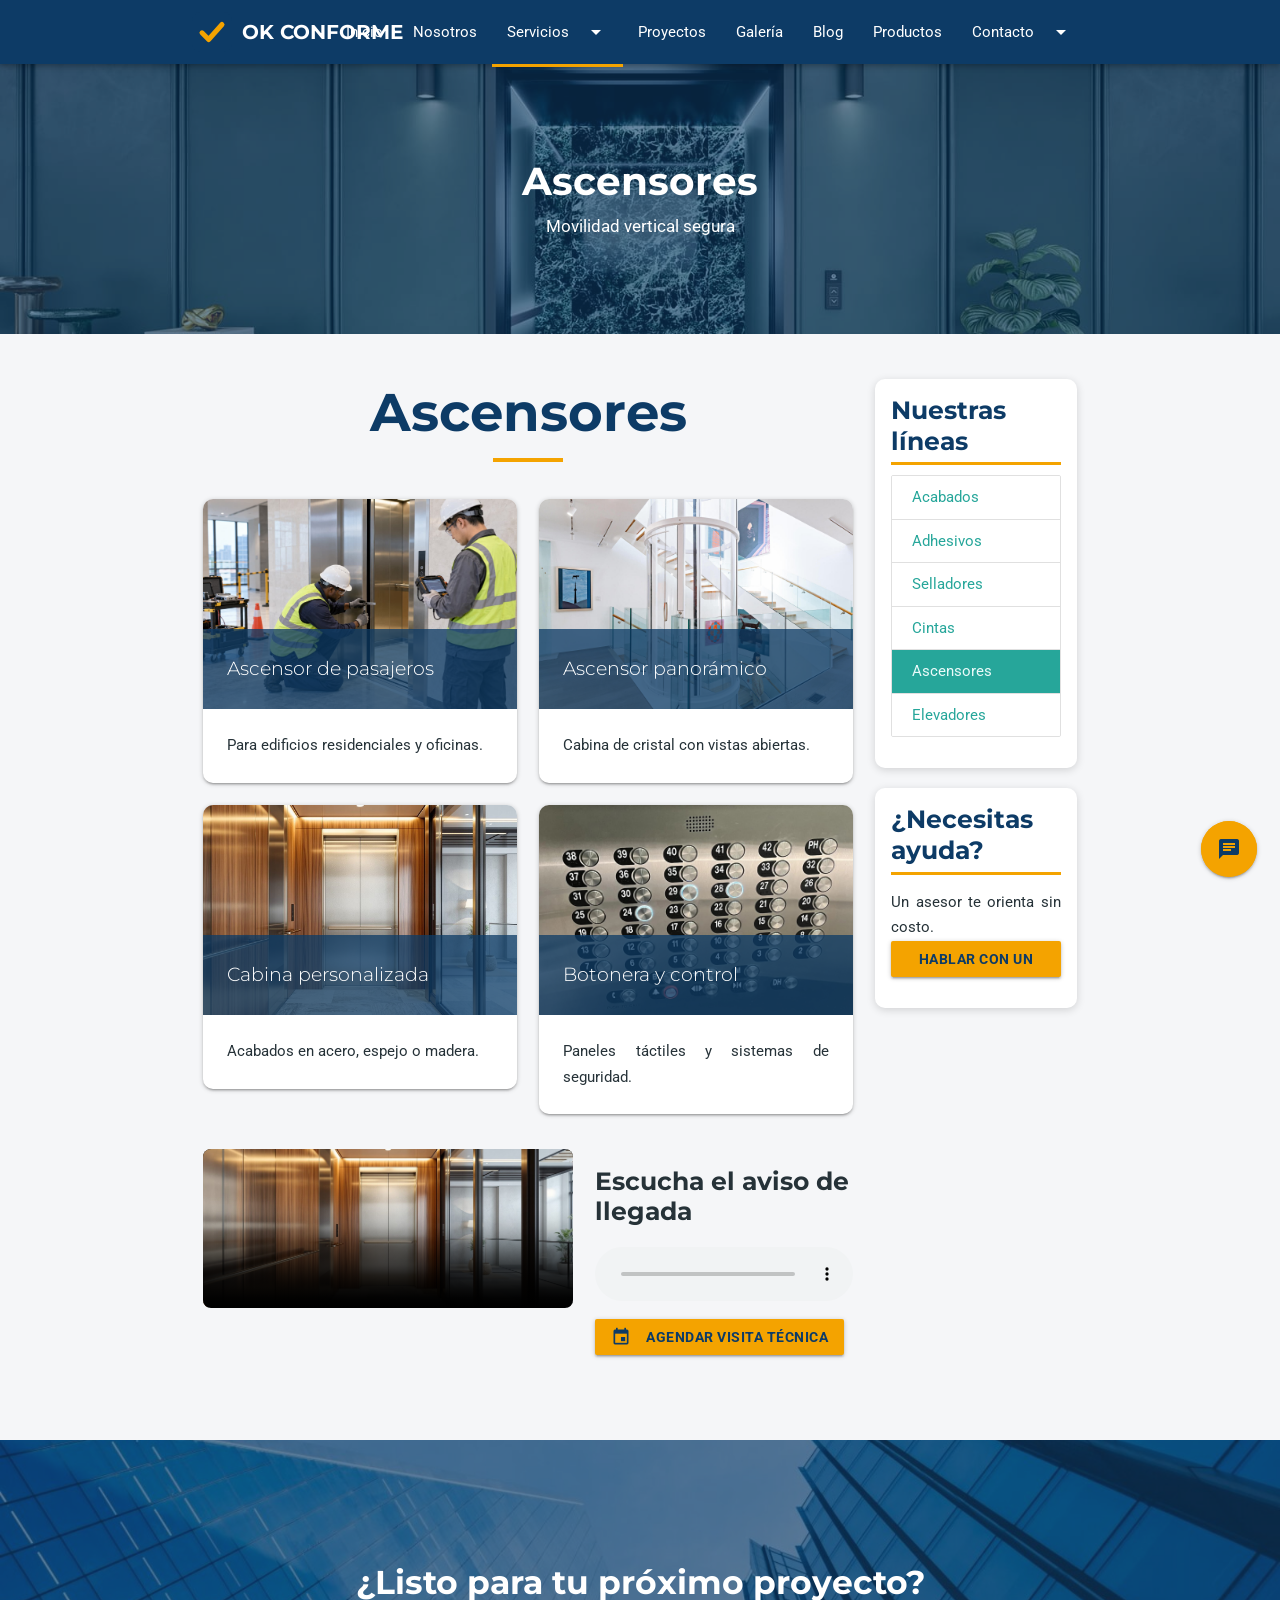
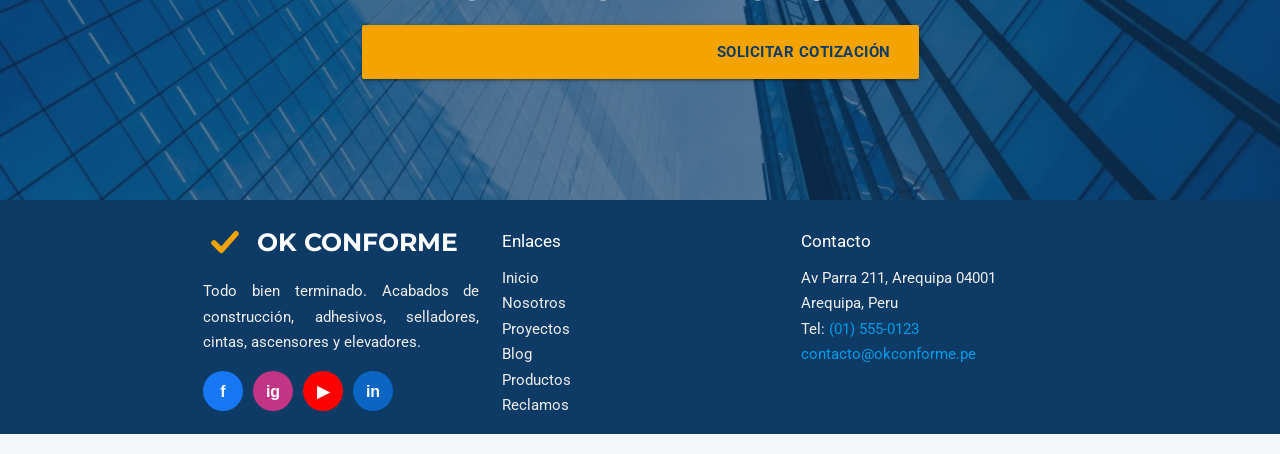
<file: ascensores.html>
<!DOCTYPE html>
<html lang="es">
    <head>
        <meta charset="UTF-8">
        <meta name="viewport" content="width=device-width, initial-scale=1.0">
        <meta name="description" content="Instalación y mantenimiento de ascensores de pasajeros y panorámicos.">
        <meta name="keywords" content="ascensores, mantenimiento, instalación">
        <meta name="author" content="Grupo 05">
        <title>Ascensores | OK CONFORME</title>
        <link rel="icon" type="image/svg+xml" href="imagenes/favicon.svg">
        <link rel="stylesheet" href="https://fonts.googleapis.com/icon?family=Material+Icons">
        <link rel="stylesheet" href="https://fonts.googleapis.com/css2?family=Montserrat:wght@600;700&family=Roboto:wght@300;400;500&display=swap">
        <link rel="stylesheet" href="https://cdnjs.cloudflare.com/ajax/libs/materialize/1.0.0/css/materialize.min.css">
        <link rel="stylesheet" href="css/estilos.css">
        <link rel="stylesheet" href="css/estilos-less.css">
        <link rel="stylesheet" href="css/estilos-sass.css">
    </head>
    <body>
        <ul id="drop-servicios" class="dropdown-content"><li><a href="acabados.html">Acabados</a></li><li><a href="adhesivos.html">Adhesivos</a></li><li><a href="selladores.html">Selladores</a></li><li><a href="cintas.html">Cintas</a></li><li><a href="ascensores.html">Ascensores</a></li><li><a href="elevadores.html">Elevadores</a></li></ul>
        <ul id="drop-contacto" class="dropdown-content"><li><a href="contacto.html">Contacto</a></li><li><a href="clientes.html">Clientes y reclamos</a></li></ul>
        <header>
            <div class="navbar-fixed">
                <nav class="navbar-azul" role="navigation">
                    <div class="nav-wrapper container">
                        <a href="index.html" class="brand-logo"><img src="imagenes/logo.svg" alt="Logo OK CONFORME"><span>OK CONFORME</span></a>
                        <a href="#" data-target="menu-movil" class="sidenav-trigger"><i class="material-icons">menu</i></a>
                        <ul class="right hide-on-med-and-down">
                            <li class=""><a href="index.html">Inicio</a></li><li class=""><a href="nosotros.html">Nosotros</a></li>
                            <li class="active"><a class="dropdown-trigger" href="#!" data-target="drop-servicios">Servicios<i class="material-icons right">arrow_drop_down</i></a></li>
                            <li class=""><a href="proyectos.html">Proyectos</a></li><li class=""><a href="galeria.html">Galería</a></li><li class=""><a href="blog.html">Blog</a></li><li class=""><a href="productos.html">Productos</a></li>
                            <li class=""><a class="dropdown-trigger" href="#!" data-target="drop-contacto">Contacto<i class="material-icons right">arrow_drop_down</i></a></li>
                        </ul>
                    </div>
                </nav>
            </div>
            <ul class="sidenav" id="menu-movil"><li><a href="index.html">Inicio</a></li><li><a href="nosotros.html">Nosotros</a></li><li><a href="acabados.html">Acabados</a></li><li><a href="adhesivos.html">Adhesivos</a></li><li><a href="selladores.html">Selladores</a></li><li><a href="cintas.html">Cintas</a></li><li><a href="ascensores.html">Ascensores</a></li><li><a href="elevadores.html">Elevadores</a></li><li><a href="proyectos.html">Proyectos</a></li><li><a href="galeria.html">Galería</a></li><li><a href="blog.html">Blog</a></li><li><a href="productos.html">Productos</a></li><li><a href="contacto.html">Contacto</a></li><li><a href="clientes.html">Clientes y reclamos</a></li></ul>
        </header>
        <main>
            <div class="parallax-container banner">
                <div class="banner-texto"><h1>Ascensores</h1><p>Movilidad vertical segura</p></div>
                <div class="parallax"><img src="imagenes/banner-ascensores.jpg" alt="Ascensores"></div>
            </div>
            <section class="seccion"><div class="container"><div class="row"><div class="col s12 l9"><h2>Ascensores</h2><div class="row"><div class="col s12 m6"><div class="card hoverable tarjeta-servicio scale-transition scale-out"><div class="card-image"><img src="imagenes/ascensor-pasajeros.jpg" alt="Ascensor de pasajeros"><span class="card-title">Ascensor de pasajeros</span></div><div class="card-content"><p>Para edificios residenciales y oficinas.</p></div></div></div><div class="col s12 m6"><div class="card hoverable tarjeta-servicio scale-transition scale-out"><div class="card-image"><img src="imagenes/ascensor-panoramico.jpg" alt="Ascensor panorámico"><span class="card-title">Ascensor panorámico</span></div><div class="card-content"><p>Cabina de cristal con vistas abiertas.</p></div></div></div><div class="col s12 m6"><div class="card hoverable tarjeta-servicio scale-transition scale-out"><div class="card-image"><img src="imagenes/ascensor-cabina.jpg" alt="Cabina personalizada"><span class="card-title">Cabina personalizada</span></div><div class="card-content"><p>Acabados en acero, espejo o madera.</p></div></div></div><div class="col s12 m6"><div class="card hoverable tarjeta-servicio scale-transition scale-out"><div class="card-image"><img src="imagenes/ascensor-botonera.jpg" alt="Botonera y control"><span class="card-title">Botonera y control</span></div><div class="card-content"><p>Paneles táctiles y sistemas de seguridad.</p></div></div></div></div><div class="row"><div class="col s12 m7"><video controls preload="metadata" poster="imagenes/ascensor-cabina.jpg"><source src="videos/video-ascensor.mp4" type="video/mp4"></video></div>
                                <div class="col s12 m5"><h5>Escucha el aviso de llegada</h5><audio controls preload="none"><source src="audio/audio-ding-ascensor.mp3" type="audio/mpeg">Tu navegador no admite audio.</audio><a class="btn btn-naranja waves-effect modal-trigger" href="#modal-visita"><i class="material-icons left">event</i>Agendar visita técnica</a></div></div></div><aside class="col s12 l3"><div class="barra-lateral"><h5>Nuestras líneas</h5><div class="collection"><a href="acabados.html" class="collection-item">Acabados</a><a href="adhesivos.html" class="collection-item">Adhesivos</a><a href="selladores.html" class="collection-item">Selladores</a><a href="cintas.html" class="collection-item">Cintas</a><a href="ascensores.html" class="collection-item active">Ascensores</a><a href="elevadores.html" class="collection-item">Elevadores</a></div></div>
                            <div class="barra-lateral"><h5>¿Necesitas ayuda?</h5><p>Un asesor te orienta sin costo.<br><a class="btn btn-naranja waves-effect" href="contacto.html">Hablar con un asesor</a></p></div></aside></div></div></section><div id="modal-visita" class="modal"><div class="modal-content"><h4>Visita técnica gratuita</h4>
                    <form class="validar" data-mensaje="Visita solicitada. Te llamaremos pronto.">
                        <div class="input-field"><input id="v-nombre" type="text" required><label for="v-nombre">Nombre</label></div>
                        <div class="input-field"><input id="v-tel" type="tel" pattern="[0-9 +]{7,15}" required><label for="v-tel">Teléfono</label></div>
                        <button class="btn btn-naranja waves-effect" type="submit">Solicitar</button> <a href="#!" class="modal-close btn-flat">Cerrar</a></form></div></div><div class="parallax-container cta">
                <div class="cta-texto white-text"><h2>¿Listo para tu próximo proyecto?</h2><a class="btn-large waves-effect waves-light btn-naranja" href="contacto.html"><i class="material-icons left">request_quote</i>Solicitar cotización</a></div>
                <div class="parallax"><img src="imagenes/fondo-parallax.jpg" alt="Fachada de vidrio"></div>
            </div>
        </main>
        <div class="fixed-action-btn"><a class="btn-floating btn-large pulse tooltipped" data-position="left" data-tooltip="Cotiza aquí" href="contacto.html"><i class="large material-icons">chat</i></a></div>
        <footer class="page-footer">
            <div class="container">
                <div class="row">
                    <div class="col s12 m4">
                        <div class="pie-logo"><img src="imagenes/logo.svg" alt="Logo OK CONFORME"><h5 class="sin-margen">OK CONFORME</h5></div>
                        <p class="grey-text text-lighten-3">Todo bien terminado. Acabados de construcción, adhesivos, selladores, cintas, ascensores y elevadores.</p>
                        <div class="redes">
                            <a class="tooltipped" data-tooltip="Facebook" href="https://www.facebook.com" target="_blank" rel="noopener"><img src="imagenes/red-facebook.svg" alt="Facebook"></a>
                            <a class="tooltipped" data-tooltip="Instagram" href="https://www.instagram.com" target="_blank" rel="noopener"><img src="imagenes/red-instagram.svg" alt="Instagram"></a>
                            <a class="tooltipped" data-tooltip="YouTube" href="https://www.youtube.com" target="_blank" rel="noopener"><img src="imagenes/red-youtube.svg" alt="YouTube"></a>
                            <a class="tooltipped" data-tooltip="LinkedIn" href="https://www.linkedin.com" target="_blank" rel="noopener"><img src="imagenes/red-linkedin.svg" alt="LinkedIn"></a>
                        </div>
                    </div>
                    <div class="col s6 m4">
                        <h6>Enlaces</h6>
                        <ul>
                            <li><a class="grey-text text-lighten-3" href="index.html">Inicio</a></li>
                            <li><a class="grey-text text-lighten-3" href="nosotros.html">Nosotros</a></li>
                            <li><a class="grey-text text-lighten-3" href="proyectos.html">Proyectos</a></li>
                            <li><a class="grey-text text-lighten-3" href="blog.html">Blog</a></li>
                            <li><a class="grey-text text-lighten-3" href="productos.html">Productos</a></li>
                            <li><a class="grey-text text-lighten-3" href="clientes.html">Reclamos</a></li>
                        </ul>
                    </div>
                    <div class="col s6 m4">
                        <h6>Contacto</h6>
                        <ul class="grey-text text-lighten-3">
                            <li>Av Parra 211, Arequipa 04001<br>Arequipa, Peru</li>
                            <li>Tel: <a href="tel:+5115550123">(01) 555-0123</a></li>
                            <li><a href="mailto:contacto@okconforme.pe">contacto@okconforme.pe</a></li>
                        </ul>
                    </div>
                </div>
            </div>
        </footer>
        <script src="https://cdnjs.cloudflare.com/ajax/libs/materialize/1.0.0/js/materialize.min.js"></script>
        <script src="js/main.js"></script>
    </body>
</html>
</file>
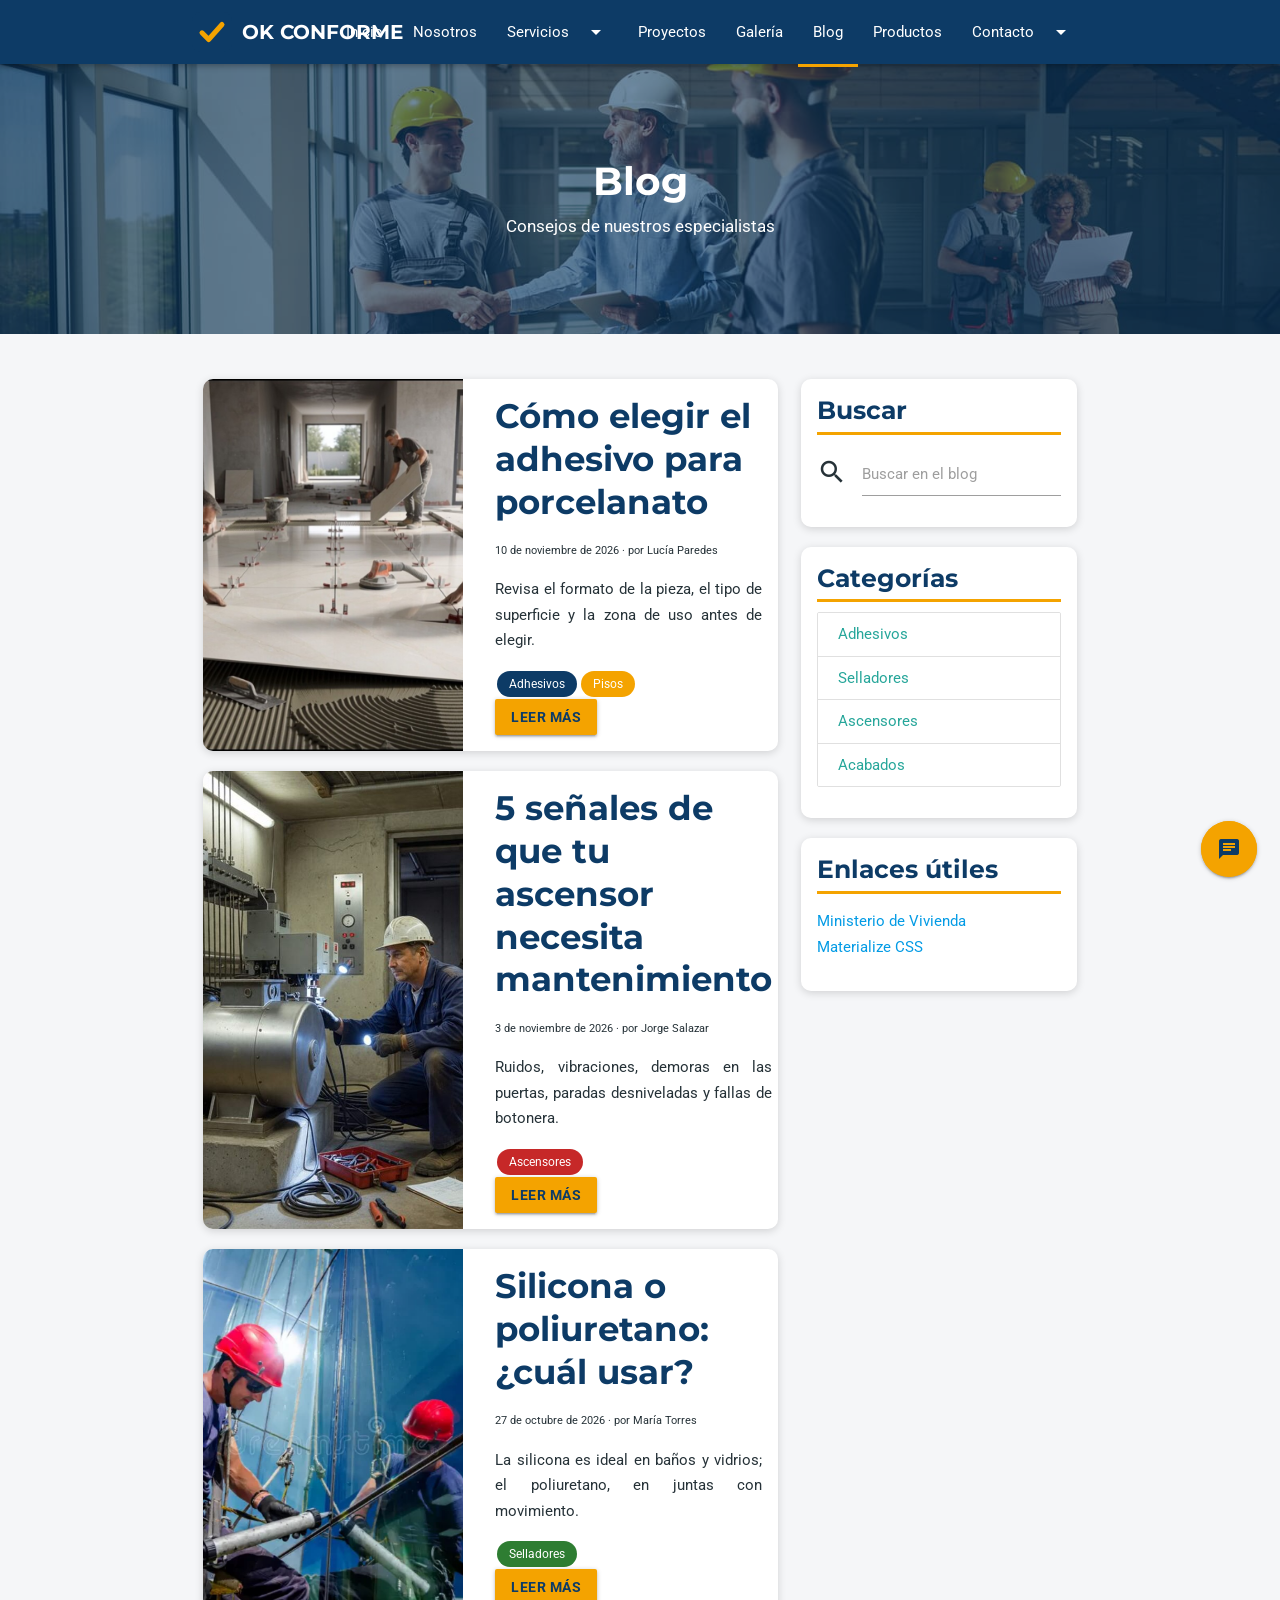
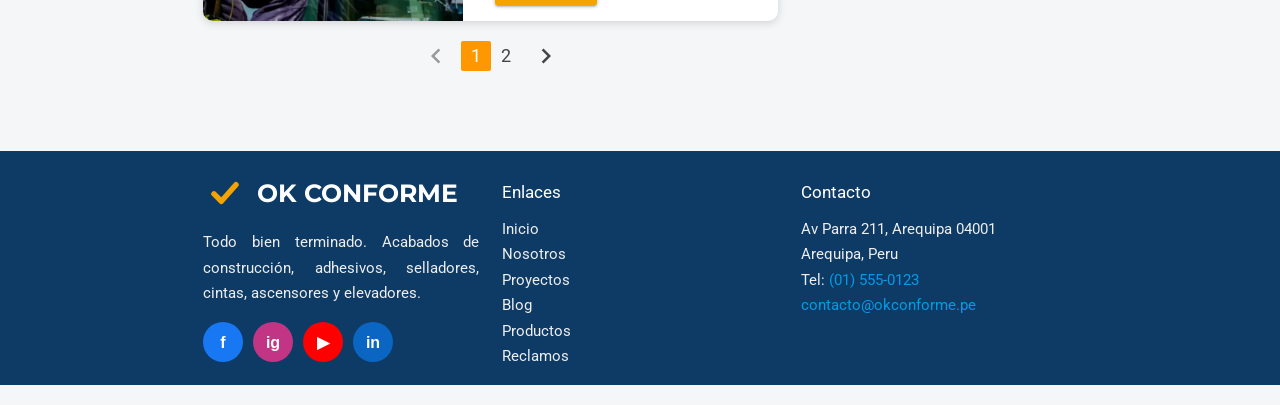
<file: blog.html>
<!DOCTYPE html>
<html lang="es">
    <head>
        <meta charset="UTF-8">
        <meta name="viewport" content="width=device-width, initial-scale=1.0">
        <meta name="description" content="Consejos sobre acabados, adhesivos, selladores y ascensores.">
        <meta name="keywords" content="blog, consejos, construcción">
        <meta name="author" content="Grupo 05">
        <title>Blog | OK CONFORME</title>
        <link rel="icon" type="image/svg+xml" href="imagenes/favicon.svg">
        <link rel="stylesheet" href="https://fonts.googleapis.com/icon?family=Material+Icons">
        <link rel="stylesheet" href="https://fonts.googleapis.com/css2?family=Montserrat:wght@600;700&family=Roboto:wght@300;400;500&display=swap">
        <link rel="stylesheet" href="https://cdnjs.cloudflare.com/ajax/libs/materialize/1.0.0/css/materialize.min.css">
        <link rel="stylesheet" href="css/estilos.css">
        <link rel="stylesheet" href="css/estilos-less.css">
        <link rel="stylesheet" href="css/estilos-sass.css">
    </head>
    <body>
        <ul id="drop-servicios" class="dropdown-content"><li><a href="acabados.html">Acabados</a></li><li><a href="adhesivos.html">Adhesivos</a></li><li><a href="selladores.html">Selladores</a></li><li><a href="cintas.html">Cintas</a></li><li><a href="ascensores.html">Ascensores</a></li><li><a href="elevadores.html">Elevadores</a></li></ul>
        <ul id="drop-contacto" class="dropdown-content"><li><a href="contacto.html">Contacto</a></li><li><a href="clientes.html">Clientes y reclamos</a></li></ul>
        <header>
            <div class="navbar-fixed">
                <nav class="navbar-azul" role="navigation">
                    <div class="nav-wrapper container">
                        <a href="index.html" class="brand-logo"><img src="imagenes/logo.svg" alt="Logo OK CONFORME"><span>OK CONFORME</span></a>
                        <a href="#" data-target="menu-movil" class="sidenav-trigger"><i class="material-icons">menu</i></a>
                        <ul class="right hide-on-med-and-down">
                            <li class=""><a href="index.html">Inicio</a></li><li class=""><a href="nosotros.html">Nosotros</a></li>
                            <li class=""><a class="dropdown-trigger" href="#!" data-target="drop-servicios">Servicios<i class="material-icons right">arrow_drop_down</i></a></li>
                            <li class=""><a href="proyectos.html">Proyectos</a></li><li class=""><a href="galeria.html">Galería</a></li><li class="active"><a href="blog.html">Blog</a></li><li class=""><a href="productos.html">Productos</a></li>
                            <li class=""><a class="dropdown-trigger" href="#!" data-target="drop-contacto">Contacto<i class="material-icons right">arrow_drop_down</i></a></li>
                        </ul>
                    </div>
                </nav>
            </div>
            <ul class="sidenav" id="menu-movil"><li><a href="index.html">Inicio</a></li><li><a href="nosotros.html">Nosotros</a></li><li><a href="acabados.html">Acabados</a></li><li><a href="adhesivos.html">Adhesivos</a></li><li><a href="selladores.html">Selladores</a></li><li><a href="cintas.html">Cintas</a></li><li><a href="ascensores.html">Ascensores</a></li><li><a href="elevadores.html">Elevadores</a></li><li><a href="proyectos.html">Proyectos</a></li><li><a href="galeria.html">Galería</a></li><li><a href="blog.html">Blog</a></li><li><a href="productos.html">Productos</a></li><li><a href="contacto.html">Contacto</a></li><li><a href="clientes.html">Clientes y reclamos</a></li></ul>
        </header>
        <main>
            <div class="parallax-container banner">
                <div class="banner-texto"><h1>Blog</h1><p>Consejos de nuestros especialistas</p></div>
                <div class="parallax"><img src="imagenes/banner-contacto.jpg" alt="Blog"></div>
            </div>
            <section class="seccion"><div class="container"><div class="row"><div class="col s12 l8"><article class="blog-entrada"><img src="imagenes/blog-1.jpg" alt="Cómo elegir el adhesivo para porcelanato"><div class="contenido"><h4>Cómo elegir el adhesivo para porcelanato</h4><small>10 de noviembre de 2026 &middot; por Lucía Paredes</small><p>Revisa el formato de la pieza, el tipo de superficie y la zona de uso antes de elegir.</p><span class="etiqueta-primario">Adhesivos</span><span class="etiqueta-acento">Pisos</span><br><a class="btn btn-naranja waves-effect" href="blog.html">Leer más</a></div></article><article class="blog-entrada"><img src="imagenes/blog-2.jpg" alt="5 señales de que tu ascensor necesita mantenimiento"><div class="contenido"><h4>5 señales de que tu ascensor necesita mantenimiento</h4><small>3 de noviembre de 2026 &middot; por Jorge Salazar</small><p>Ruidos, vibraciones, demoras en las puertas, paradas desniveladas y fallas de botonera.</p><span class="etiqueta-alerta">Ascensores</span><br><a class="btn btn-naranja waves-effect" href="blog.html">Leer más</a></div></article><article class="blog-entrada"><img src="imagenes/blog-3.jpg" alt="Silicona o poliuretano: ¿cuál usar?"><div class="contenido"><h4>Silicona o poliuretano: ¿cuál usar?</h4><small>27 de octubre de 2026 &middot; por María Torres</small><p>La silicona es ideal en baños y vidrios; el poliuretano, en juntas con movimiento.</p><span class="etiqueta-exito">Selladores</span><br><a class="btn btn-naranja waves-effect" href="blog.html">Leer más</a></div></article><ul class="pagination center-align"><li class="disabled"><a href="#!"><i class="material-icons">chevron_left</i></a></li><li class="active orange"><a href="#!">1</a></li><li class="waves-effect"><a href="#!">2</a></li><li class="waves-effect"><a href="#!"><i class="material-icons">chevron_right</i></a></li></ul></div><aside class="col s12 l4"><div class="barra-lateral"><h5>Buscar</h5><div class="input-field"><i class="material-icons prefix">search</i><input id="buscar" type="search"><label for="buscar">Buscar en el blog</label></div></div>
                            <div class="barra-lateral"><h5>Categorías</h5><div class="collection"><a href="adhesivos.html" class="collection-item">Adhesivos</a><a href="selladores.html" class="collection-item">Selladores</a><a href="ascensores.html" class="collection-item">Ascensores</a><a href="acabados.html" class="collection-item">Acabados</a></div></div>
                            <div class="barra-lateral"><h5>Enlaces útiles</h5><ul><li><a href="https://www.gob.pe/vivienda" target="_blank" rel="noopener">Ministerio de Vivienda</a></li><li><a href="https://materializecss.com" target="_blank" rel="noopener">Materialize CSS</a></li></ul></div></aside></div></div></section>
        </main>
        <div class="fixed-action-btn"><a class="btn-floating btn-large pulse tooltipped" data-position="left" data-tooltip="Cotiza aquí" href="contacto.html"><i class="large material-icons">chat</i></a></div>
        <footer class="page-footer">
            <div class="container">
                <div class="row">
                    <div class="col s12 m4">
                        <div class="pie-logo"><img src="imagenes/logo.svg" alt="Logo OK CONFORME"><h5 class="sin-margen">OK CONFORME</h5></div>
                        <p class="grey-text text-lighten-3">Todo bien terminado. Acabados de construcción, adhesivos, selladores, cintas, ascensores y elevadores.</p>
                        <div class="redes">
                            <a class="tooltipped" data-tooltip="Facebook" href="https://www.facebook.com" target="_blank" rel="noopener"><img src="imagenes/red-facebook.svg" alt="Facebook"></a>
                            <a class="tooltipped" data-tooltip="Instagram" href="https://www.instagram.com" target="_blank" rel="noopener"><img src="imagenes/red-instagram.svg" alt="Instagram"></a>
                            <a class="tooltipped" data-tooltip="YouTube" href="https://www.youtube.com" target="_blank" rel="noopener"><img src="imagenes/red-youtube.svg" alt="YouTube"></a>
                            <a class="tooltipped" data-tooltip="LinkedIn" href="https://www.linkedin.com" target="_blank" rel="noopener"><img src="imagenes/red-linkedin.svg" alt="LinkedIn"></a>
                        </div>
                    </div>
                    <div class="col s6 m4">
                        <h6>Enlaces</h6>
                        <ul>
                            <li><a class="grey-text text-lighten-3" href="index.html">Inicio</a></li>
                            <li><a class="grey-text text-lighten-3" href="nosotros.html">Nosotros</a></li>
                            <li><a class="grey-text text-lighten-3" href="proyectos.html">Proyectos</a></li>
                            <li><a class="grey-text text-lighten-3" href="blog.html">Blog</a></li>
                            <li><a class="grey-text text-lighten-3" href="productos.html">Productos</a></li>
                            <li><a class="grey-text text-lighten-3" href="clientes.html">Reclamos</a></li>
                        </ul>
                    </div>
                    <div class="col s6 m4">
                        <h6>Contacto</h6>
                        <ul class="grey-text text-lighten-3">
                            <li>Av Parra 211, Arequipa 04001<br>Arequipa, Peru</li>
                            <li>Tel: <a href="tel:+5115550123">(01) 555-0123</a></li>
                            <li><a href="mailto:contacto@okconforme.pe">contacto@okconforme.pe</a></li>
                        </ul>
                    </div>
                </div>
            </div>
        </footer>
        <script src="https://cdnjs.cloudflare.com/ajax/libs/materialize/1.0.0/js/materialize.min.js"></script>
        <script src="js/main.js"></script>
    </body>
</html>
</file>
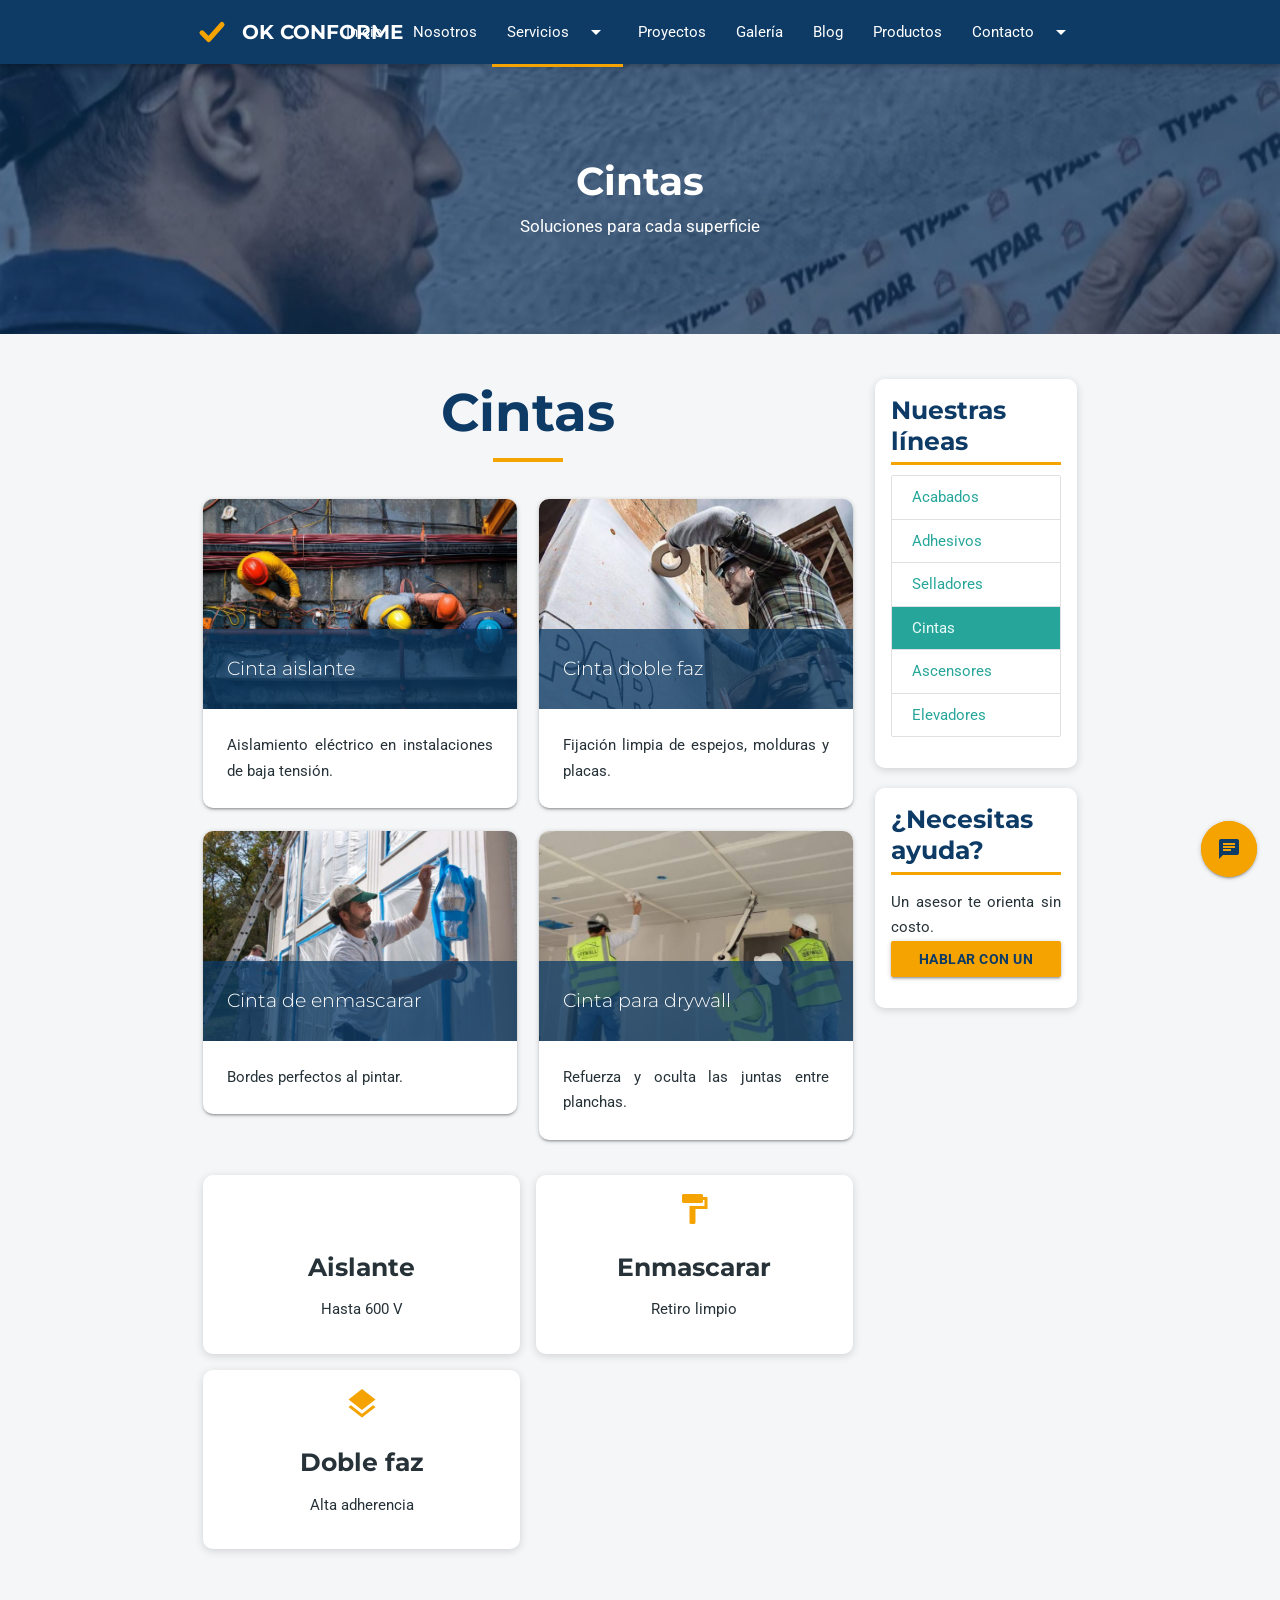
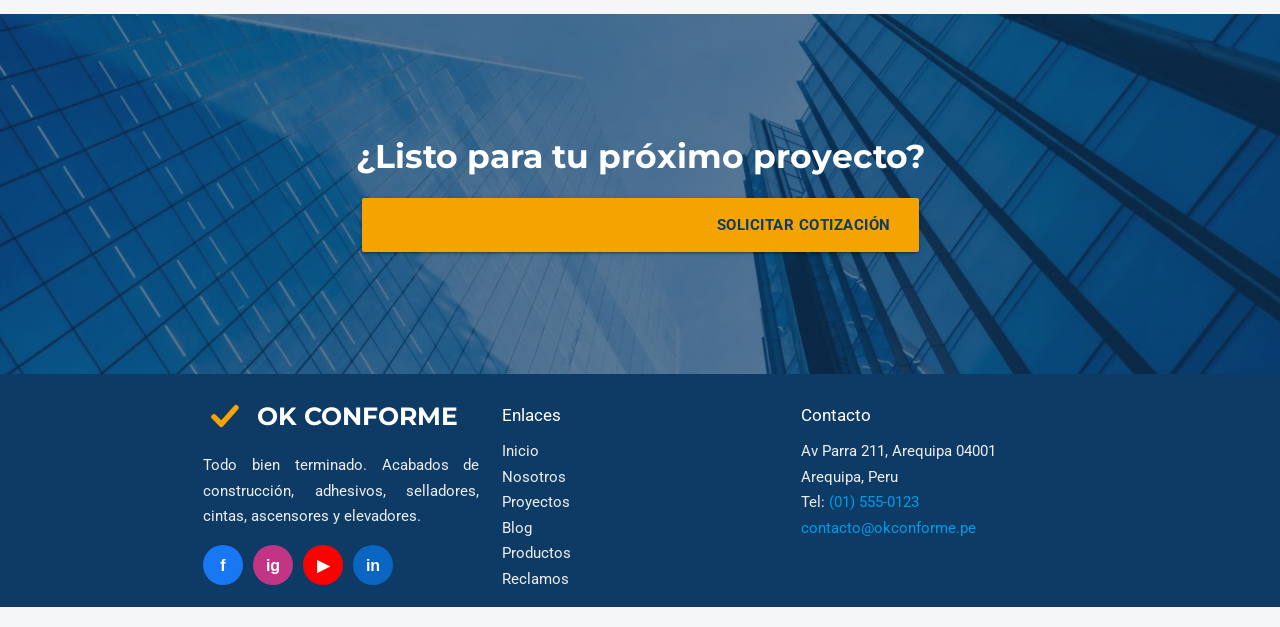
<file: cintas.html>
<!DOCTYPE html>
<html lang="es">
    <head>
        <meta charset="UTF-8">
        <meta name="viewport" content="width=device-width, initial-scale=1.0">
        <meta name="description" content="Cintas aislantes, doble faz, de enmascarar y para drywall.">
        <meta name="keywords" content="cintas, aislante, doble faz, enmascarar">
        <meta name="author" content="Grupo 05">
        <title>Cintas | OK CONFORME</title>
        <link rel="icon" type="image/svg+xml" href="imagenes/favicon.svg">
        <link rel="stylesheet" href="https://fonts.googleapis.com/icon?family=Material+Icons">
        <link rel="stylesheet" href="https://fonts.googleapis.com/css2?family=Montserrat:wght@600;700&family=Roboto:wght@300;400;500&display=swap">
        <link rel="stylesheet" href="https://cdnjs.cloudflare.com/ajax/libs/materialize/1.0.0/css/materialize.min.css">
        <link rel="stylesheet" href="css/estilos.css">
        <link rel="stylesheet" href="css/estilos-less.css">
        <link rel="stylesheet" href="css/estilos-sass.css">
    </head>
    <body>
        <ul id="drop-servicios" class="dropdown-content"><li><a href="acabados.html">Acabados</a></li><li><a href="adhesivos.html">Adhesivos</a></li><li><a href="selladores.html">Selladores</a></li><li><a href="cintas.html">Cintas</a></li><li><a href="ascensores.html">Ascensores</a></li><li><a href="elevadores.html">Elevadores</a></li></ul>
        <ul id="drop-contacto" class="dropdown-content"><li><a href="contacto.html">Contacto</a></li><li><a href="clientes.html">Clientes y reclamos</a></li></ul>
        <header>
            <div class="navbar-fixed">
                <nav class="navbar-azul" role="navigation">
                    <div class="nav-wrapper container">
                        <a href="index.html" class="brand-logo"><img src="imagenes/logo.svg" alt="Logo OK CONFORME"><span>OK CONFORME</span></a>
                        <a href="#" data-target="menu-movil" class="sidenav-trigger"><i class="material-icons">menu</i></a>
                        <ul class="right hide-on-med-and-down">
                            <li class=""><a href="index.html">Inicio</a></li><li class=""><a href="nosotros.html">Nosotros</a></li>
                            <li class="active"><a class="dropdown-trigger" href="#!" data-target="drop-servicios">Servicios<i class="material-icons right">arrow_drop_down</i></a></li>
                            <li class=""><a href="proyectos.html">Proyectos</a></li><li class=""><a href="galeria.html">Galería</a></li><li class=""><a href="blog.html">Blog</a></li><li class=""><a href="productos.html">Productos</a></li>
                            <li class=""><a class="dropdown-trigger" href="#!" data-target="drop-contacto">Contacto<i class="material-icons right">arrow_drop_down</i></a></li>
                        </ul>
                    </div>
                </nav>
            </div>
            <ul class="sidenav" id="menu-movil"><li><a href="index.html">Inicio</a></li><li><a href="nosotros.html">Nosotros</a></li><li><a href="acabados.html">Acabados</a></li><li><a href="adhesivos.html">Adhesivos</a></li><li><a href="selladores.html">Selladores</a></li><li><a href="cintas.html">Cintas</a></li><li><a href="ascensores.html">Ascensores</a></li><li><a href="elevadores.html">Elevadores</a></li><li><a href="proyectos.html">Proyectos</a></li><li><a href="galeria.html">Galería</a></li><li><a href="blog.html">Blog</a></li><li><a href="productos.html">Productos</a></li><li><a href="contacto.html">Contacto</a></li><li><a href="clientes.html">Clientes y reclamos</a></li></ul>
        </header>
        <main>
            <div class="parallax-container banner">
                <div class="banner-texto"><h1>Cintas</h1><p>Soluciones para cada superficie</p></div>
                <div class="parallax"><img src="imagenes/banner-cintas.jpg" alt="Cintas"></div>
            </div>
            <section class="seccion"><div class="container"><div class="row"><div class="col s12 l9"><h2>Cintas</h2><div class="row"><div class="col s12 m6"><div class="card hoverable tarjeta-servicio scale-transition scale-out"><div class="card-image"><img src="imagenes/cinta-aislante.jpg" alt="Cinta aislante"><span class="card-title">Cinta aislante</span></div><div class="card-content"><p>Aislamiento eléctrico en instalaciones de baja tensión.</p></div></div></div><div class="col s12 m6"><div class="card hoverable tarjeta-servicio scale-transition scale-out"><div class="card-image"><img src="imagenes/cinta-doble-faz.jpg" alt="Cinta doble faz"><span class="card-title">Cinta doble faz</span></div><div class="card-content"><p>Fijación limpia de espejos, molduras y placas.</p></div></div></div><div class="col s12 m6"><div class="card hoverable tarjeta-servicio scale-transition scale-out"><div class="card-image"><img src="imagenes/cinta-enmascarar.jpg" alt="Cinta de enmascarar"><span class="card-title">Cinta de enmascarar</span></div><div class="card-content"><p>Bordes perfectos al pintar.</p></div></div></div><div class="col s12 m6"><div class="card hoverable tarjeta-servicio scale-transition scale-out"><div class="card-image"><img src="imagenes/cinta-drywall.jpg" alt="Cinta para drywall"><span class="card-title">Cinta para drywall</span></div><div class="card-content"><p>Refuerza y oculta las juntas entre planchas.</p></div></div></div></div><div class="cinta-datos"><div class="dato"><i class="material-icons">bolt</i><h5>Aislante</h5><p class="texto-centrado">Hasta 600 V</p></div><div class="dato"><i class="material-icons">format_paint</i><h5>Enmascarar</h5><p class="texto-centrado">Retiro limpio</p></div><div class="dato"><i class="material-icons">layers</i><h5>Doble faz</h5><p class="texto-centrado">Alta adherencia</p></div></div></div><aside class="col s12 l3"><div class="barra-lateral"><h5>Nuestras líneas</h5><div class="collection"><a href="acabados.html" class="collection-item">Acabados</a><a href="adhesivos.html" class="collection-item">Adhesivos</a><a href="selladores.html" class="collection-item">Selladores</a><a href="cintas.html" class="collection-item active">Cintas</a><a href="ascensores.html" class="collection-item">Ascensores</a><a href="elevadores.html" class="collection-item">Elevadores</a></div></div>
                            <div class="barra-lateral"><h5>¿Necesitas ayuda?</h5><p>Un asesor te orienta sin costo.<br><a class="btn btn-naranja waves-effect" href="contacto.html">Hablar con un asesor</a></p></div></aside></div></div></section><div class="parallax-container cta">
                <div class="cta-texto white-text"><h2>¿Listo para tu próximo proyecto?</h2><a class="btn-large waves-effect waves-light btn-naranja" href="contacto.html"><i class="material-icons left">request_quote</i>Solicitar cotización</a></div>
                <div class="parallax"><img src="imagenes/fondo-parallax.jpg" alt="Fachada de vidrio"></div>
            </div>
        </main>
        <div class="fixed-action-btn"><a class="btn-floating btn-large pulse tooltipped" data-position="left" data-tooltip="Cotiza aquí" href="contacto.html"><i class="large material-icons">chat</i></a></div>
        <footer class="page-footer">
            <div class="container">
                <div class="row">
                    <div class="col s12 m4">
                        <div class="pie-logo"><img src="imagenes/logo.svg" alt="Logo OK CONFORME"><h5 class="sin-margen">OK CONFORME</h5></div>
                        <p class="grey-text text-lighten-3">Todo bien terminado. Acabados de construcción, adhesivos, selladores, cintas, ascensores y elevadores.</p>
                        <div class="redes">
                            <a class="tooltipped" data-tooltip="Facebook" href="https://www.facebook.com" target="_blank" rel="noopener"><img src="imagenes/red-facebook.svg" alt="Facebook"></a>
                            <a class="tooltipped" data-tooltip="Instagram" href="https://www.instagram.com" target="_blank" rel="noopener"><img src="imagenes/red-instagram.svg" alt="Instagram"></a>
                            <a class="tooltipped" data-tooltip="YouTube" href="https://www.youtube.com" target="_blank" rel="noopener"><img src="imagenes/red-youtube.svg" alt="YouTube"></a>
                            <a class="tooltipped" data-tooltip="LinkedIn" href="https://www.linkedin.com" target="_blank" rel="noopener"><img src="imagenes/red-linkedin.svg" alt="LinkedIn"></a>
                        </div>
                    </div>
                    <div class="col s6 m4">
                        <h6>Enlaces</h6>
                        <ul>
                            <li><a class="grey-text text-lighten-3" href="index.html">Inicio</a></li>
                            <li><a class="grey-text text-lighten-3" href="nosotros.html">Nosotros</a></li>
                            <li><a class="grey-text text-lighten-3" href="proyectos.html">Proyectos</a></li>
                            <li><a class="grey-text text-lighten-3" href="blog.html">Blog</a></li>
                            <li><a class="grey-text text-lighten-3" href="productos.html">Productos</a></li>
                            <li><a class="grey-text text-lighten-3" href="clientes.html">Reclamos</a></li>
                        </ul>
                    </div>
                    <div class="col s6 m4">
                        <h6>Contacto</h6>
                        <ul class="grey-text text-lighten-3">
                            <li>Av Parra 211, Arequipa 04001<br>Arequipa, Peru</li>
                            <li>Tel: <a href="tel:+5115550123">(01) 555-0123</a></li>
                            <li><a href="mailto:contacto@okconforme.pe">contacto@okconforme.pe</a></li>
                        </ul>
                    </div>
                </div>
            </div>
        </footer>
        <script src="https://cdnjs.cloudflare.com/ajax/libs/materialize/1.0.0/js/materialize.min.js"></script>
        <script src="js/main.js"></script>
    </body>
</html>
</file>
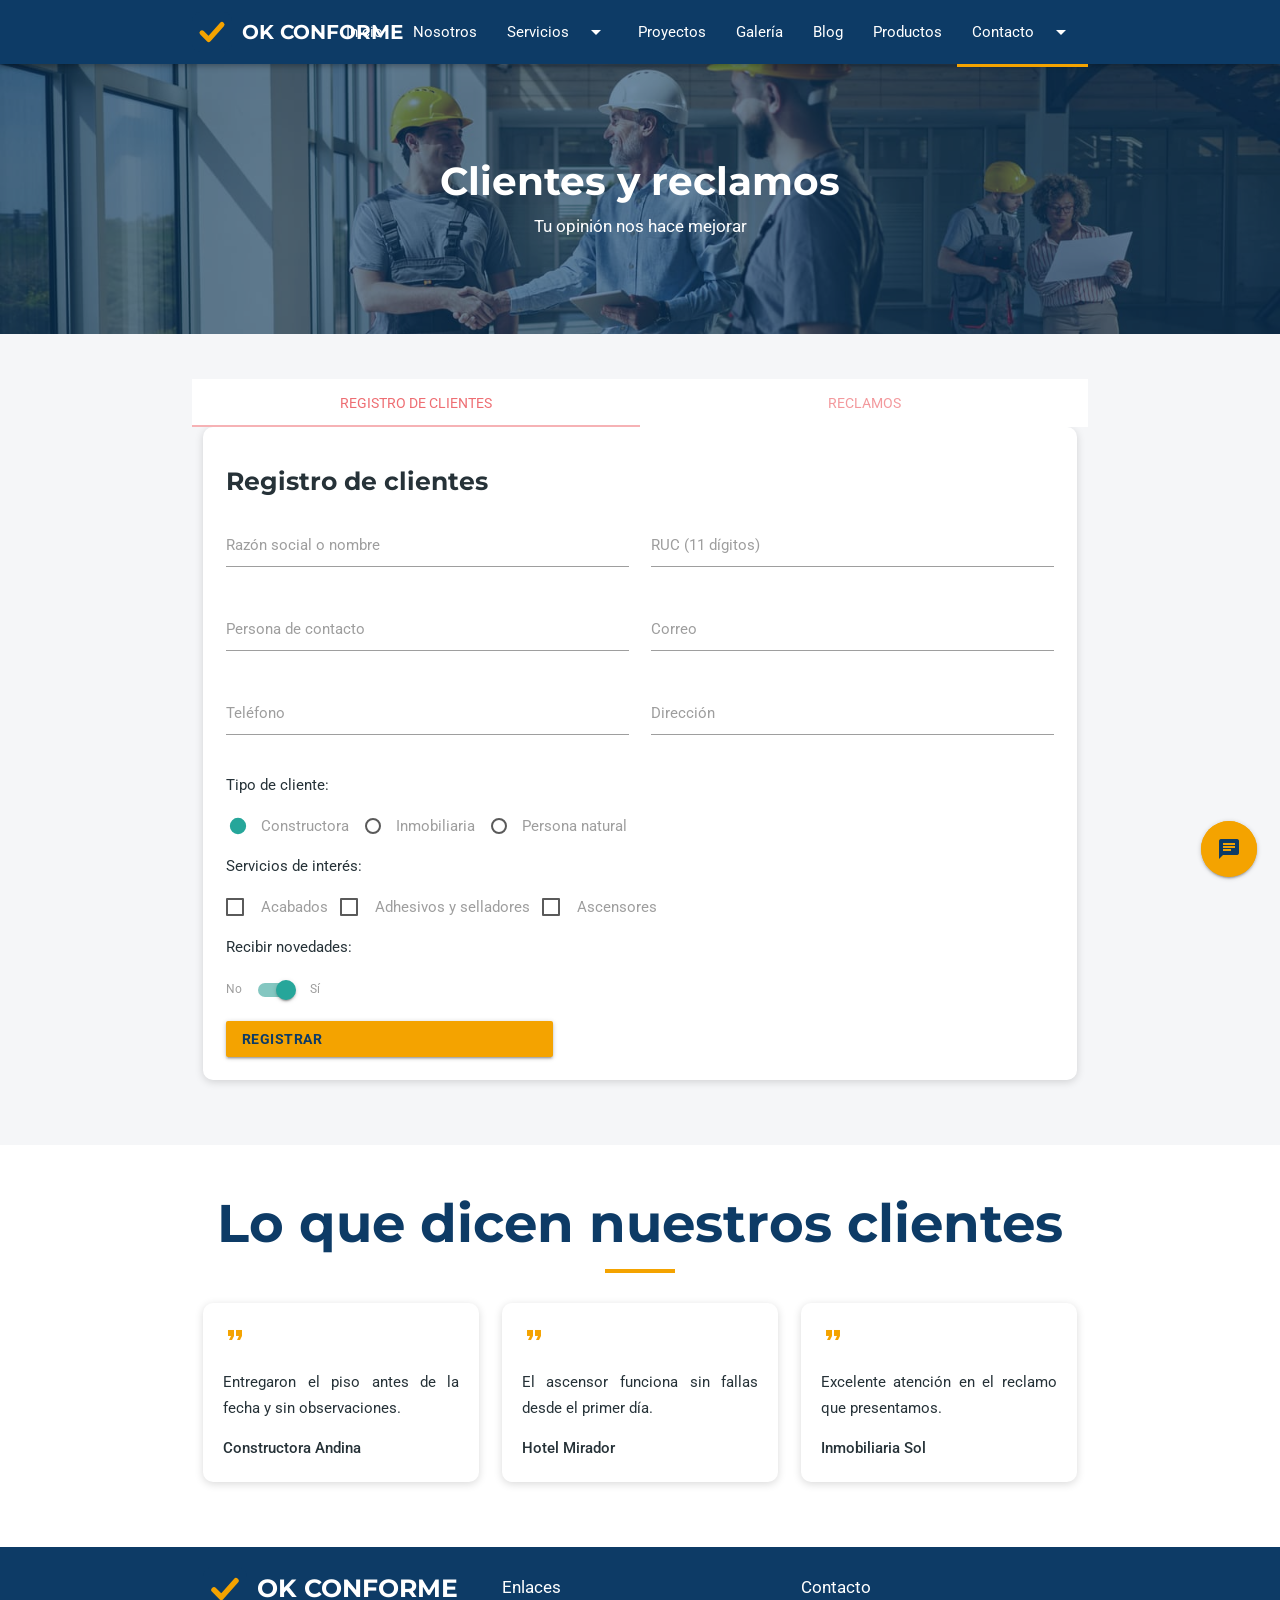
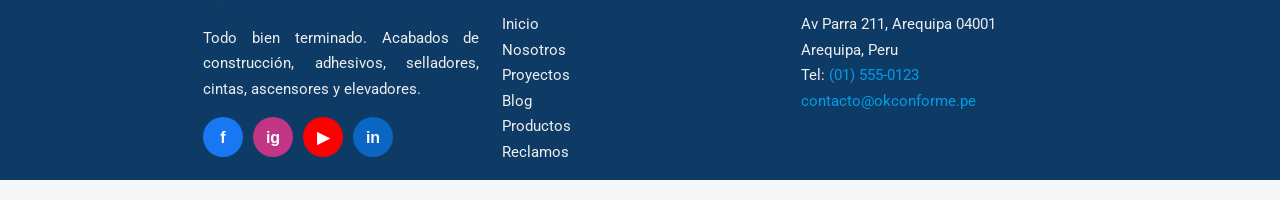
<file: clientes.html>
<!DOCTYPE html>
<html lang="es">
    <head>
        <meta charset="UTF-8">
        <meta name="viewport" content="width=device-width, initial-scale=1.0">
        <meta name="description" content="Registro de clientes y libro de reclamaciones de OK CONFORME.">
        <meta name="keywords" content="clientes, reclamos, registro">
        <meta name="author" content="Grupo 05">
        <title>Clientes y reclamos | OK CONFORME</title>
        <link rel="icon" type="image/svg+xml" href="imagenes/favicon.svg">
        <link rel="stylesheet" href="https://fonts.googleapis.com/icon?family=Material+Icons">
        <link rel="stylesheet" href="https://fonts.googleapis.com/css2?family=Montserrat:wght@600;700&family=Roboto:wght@300;400;500&display=swap">
        <link rel="stylesheet" href="https://cdnjs.cloudflare.com/ajax/libs/materialize/1.0.0/css/materialize.min.css">
        <link rel="stylesheet" href="css/estilos.css">
        <link rel="stylesheet" href="css/estilos-less.css">
        <link rel="stylesheet" href="css/estilos-sass.css">
    </head>
    <body>
        <ul id="drop-servicios" class="dropdown-content"><li><a href="acabados.html">Acabados</a></li><li><a href="adhesivos.html">Adhesivos</a></li><li><a href="selladores.html">Selladores</a></li><li><a href="cintas.html">Cintas</a></li><li><a href="ascensores.html">Ascensores</a></li><li><a href="elevadores.html">Elevadores</a></li></ul>
        <ul id="drop-contacto" class="dropdown-content"><li><a href="contacto.html">Contacto</a></li><li><a href="clientes.html">Clientes y reclamos</a></li></ul>
        <header>
            <div class="navbar-fixed">
                <nav class="navbar-azul" role="navigation">
                    <div class="nav-wrapper container">
                        <a href="index.html" class="brand-logo"><img src="imagenes/logo.svg" alt="Logo OK CONFORME"><span>OK CONFORME</span></a>
                        <a href="#" data-target="menu-movil" class="sidenav-trigger"><i class="material-icons">menu</i></a>
                        <ul class="right hide-on-med-and-down">
                            <li class=""><a href="index.html">Inicio</a></li><li class=""><a href="nosotros.html">Nosotros</a></li>
                            <li class=""><a class="dropdown-trigger" href="#!" data-target="drop-servicios">Servicios<i class="material-icons right">arrow_drop_down</i></a></li>
                            <li class=""><a href="proyectos.html">Proyectos</a></li><li class=""><a href="galeria.html">Galería</a></li><li class=""><a href="blog.html">Blog</a></li><li class=""><a href="productos.html">Productos</a></li>
                            <li class="active"><a class="dropdown-trigger" href="#!" data-target="drop-contacto">Contacto<i class="material-icons right">arrow_drop_down</i></a></li>
                        </ul>
                    </div>
                </nav>
            </div>
            <ul class="sidenav" id="menu-movil"><li><a href="index.html">Inicio</a></li><li><a href="nosotros.html">Nosotros</a></li><li><a href="acabados.html">Acabados</a></li><li><a href="adhesivos.html">Adhesivos</a></li><li><a href="selladores.html">Selladores</a></li><li><a href="cintas.html">Cintas</a></li><li><a href="ascensores.html">Ascensores</a></li><li><a href="elevadores.html">Elevadores</a></li><li><a href="proyectos.html">Proyectos</a></li><li><a href="galeria.html">Galería</a></li><li><a href="blog.html">Blog</a></li><li><a href="productos.html">Productos</a></li><li><a href="contacto.html">Contacto</a></li><li><a href="clientes.html">Clientes y reclamos</a></li></ul>
        </header>
        <main>
            <div class="parallax-container banner">
                <div class="banner-texto"><h1>Clientes y reclamos</h1><p>Tu opinión nos hace mejorar</p></div>
                <div class="parallax"><img src="imagenes/banner-contacto.jpg" alt="Clientes y reclamos"></div>
            </div>
            <section class="seccion"><div class="container"><div class="row"><ul class="tabs"><li class="tab col s6"><a class="active" href="#registro">Registro de clientes</a></li><li class="tab col s6"><a href="#reclamos">Reclamos</a></li></ul>
                        <div id="registro" class="col s12"><form class="validar formulario-caja" data-mensaje="Cliente registrado correctamente." action="#" method="post"><h5>Registro de clientes</h5><div class="row">
                                    <div class="input-field col s12 m6"><input id="razon" type="text" required><label for="razon">Razón social o nombre</label></div>
                                    <div class="input-field col s12 m6"><input id="ruc" type="text" pattern="[0-9]{11}" maxlength="11" required><label for="ruc">RUC (11 dígitos)</label></div>
                                    <div class="input-field col s12 m6"><input id="rep" type="text" required><label for="rep">Persona de contacto</label></div>
                                    <div class="input-field col s12 m6"><input id="cmail" type="email" required><label for="cmail">Correo</label></div>
                                    <div class="input-field col s12 m6"><input id="ctel" type="tel" pattern="[0-9 +]{7,15}" required><label for="ctel">Teléfono</label></div>
                                    <div class="input-field col s12 m6"><input id="cdir" type="text"><label for="cdir">Dirección</label></div>
                                    <div class="col s12"><p>Tipo de cliente:</p><label><input name="tc" type="radio" checked><span>Constructora</span></label> &nbsp; <label><input name="tc" type="radio"><span>Inmobiliaria</span></label> &nbsp; <label><input name="tc" type="radio"><span>Persona natural</span></label></div>
                                    <div class="col s12"><p>Servicios de interés:</p><label><input type="checkbox"><span>Acabados</span></label> &nbsp; <label><input type="checkbox"><span>Adhesivos y selladores</span></label> &nbsp; <label><input type="checkbox"><span>Ascensores</span></label></div>
                                    <div class="col s12"><p>Recibir novedades:</p><div class="switch"><label>No<input type="checkbox" checked><span class="lever"></span>Sí</label></div></div>
                                </div><button class="btn btn-naranja waves-effect" type="submit">Registrar<i class="material-icons right">how_to_reg</i></button></form></div><div id="reclamos" class="col s12"><form class="validar formulario-caja" data-mensaje="Reclamo registrado. Recibirás respuesta en 15 días." action="#" method="post"><h5>Libro de reclamaciones</h5><div class="row">
                                    <div class="input-field col s12 m6"><input id="rnom" type="text" required><label for="rnom">Nombre completo</label></div>
                                    <div class="input-field col s12 m6"><input id="rmail" type="email" required><label for="rmail">Correo</label></div>
                                    <div class="input-field col s12 m6"><input id="rped" type="text" required><label for="rped">N.° de pedido u orden</label></div>
                                    <div class="input-field col s12 m6"><input id="rfecha" type="date" required><label class="active" for="rfecha">Fecha del hecho</label></div>
                                    <div class="input-field col s12"><select id="rtipo"><option value="" disabled selected>Elige una opción</option><option>Reclamo (producto o servicio)</option><option>Queja (atención)</option></select><label>Tipo</label></div>
                                    <div class="input-field col s12"><textarea id="rdet" class="materialize-textarea" required minlength="15"></textarea><label for="rdet">Detalle</label></div>
                                    <div class="file-field input-field col s12"><div class="btn btn-naranja"><span>Adjuntar</span><input type="file"></div><div class="file-path-wrapper"><input class="file-path" type="text" placeholder="Evidencia (opcional)"></div></div>
                                    <div class="col s12"><label><input type="checkbox" required><span>Declaro que la información es verdadera</span></label></div>
                                </div><button class="btn btn-naranja waves-effect" type="submit">Enviar reclamo<i class="material-icons right">report</i></button></form></div></div></div></section><section class="seccion alterna"><div class="container"><h2>Lo que dicen nuestros clientes</h2><div class="row"><div class="col s12 m4"><div class="testimonio"><i class="material-icons">format_quote</i><p>Entregaron el piso antes de la fecha y sin observaciones.</p><strong>Constructora Andina</strong></div></div><div class="col s12 m4"><div class="testimonio"><i class="material-icons">format_quote</i><p>El ascensor funciona sin fallas desde el primer día.</p><strong>Hotel Mirador</strong></div></div><div class="col s12 m4"><div class="testimonio"><i class="material-icons">format_quote</i><p>Excelente atención en el reclamo que presentamos.</p><strong>Inmobiliaria Sol</strong></div></div></div></div></section>
        </main>
        <div class="fixed-action-btn"><a class="btn-floating btn-large pulse tooltipped" data-position="left" data-tooltip="Cotiza aquí" href="contacto.html"><i class="large material-icons">chat</i></a></div>
        <footer class="page-footer">
            <div class="container">
                <div class="row">
                    <div class="col s12 m4">
                        <div class="pie-logo"><img src="imagenes/logo.svg" alt="Logo OK CONFORME"><h5 class="sin-margen">OK CONFORME</h5></div>
                        <p class="grey-text text-lighten-3">Todo bien terminado. Acabados de construcción, adhesivos, selladores, cintas, ascensores y elevadores.</p>
                        <div class="redes">
                            <a class="tooltipped" data-tooltip="Facebook" href="https://www.facebook.com" target="_blank" rel="noopener"><img src="imagenes/red-facebook.svg" alt="Facebook"></a>
                            <a class="tooltipped" data-tooltip="Instagram" href="https://www.instagram.com" target="_blank" rel="noopener"><img src="imagenes/red-instagram.svg" alt="Instagram"></a>
                            <a class="tooltipped" data-tooltip="YouTube" href="https://www.youtube.com" target="_blank" rel="noopener"><img src="imagenes/red-youtube.svg" alt="YouTube"></a>
                            <a class="tooltipped" data-tooltip="LinkedIn" href="https://www.linkedin.com" target="_blank" rel="noopener"><img src="imagenes/red-linkedin.svg" alt="LinkedIn"></a>
                        </div>
                    </div>
                    <div class="col s6 m4">
                        <h6>Enlaces</h6>
                        <ul>
                            <li><a class="grey-text text-lighten-3" href="index.html">Inicio</a></li>
                            <li><a class="grey-text text-lighten-3" href="nosotros.html">Nosotros</a></li>
                            <li><a class="grey-text text-lighten-3" href="proyectos.html">Proyectos</a></li>
                            <li><a class="grey-text text-lighten-3" href="blog.html">Blog</a></li>
                            <li><a class="grey-text text-lighten-3" href="productos.html">Productos</a></li>
                            <li><a class="grey-text text-lighten-3" href="clientes.html">Reclamos</a></li>
                        </ul>
                    </div>
                    <div class="col s6 m4">
                        <h6>Contacto</h6>
                        <ul class="grey-text text-lighten-3">
                            <li>Av Parra 211, Arequipa 04001<br>Arequipa, Peru</li>
                            <li>Tel: <a href="tel:+5115550123">(01) 555-0123</a></li>
                            <li><a href="mailto:contacto@okconforme.pe">contacto@okconforme.pe</a></li>
                        </ul>
                    </div>
                </div>
            </div>
        </footer>
        <script src="https://cdnjs.cloudflare.com/ajax/libs/materialize/1.0.0/js/materialize.min.js"></script>
        <script src="js/main.js"></script>

    </body>
</html>
</file>
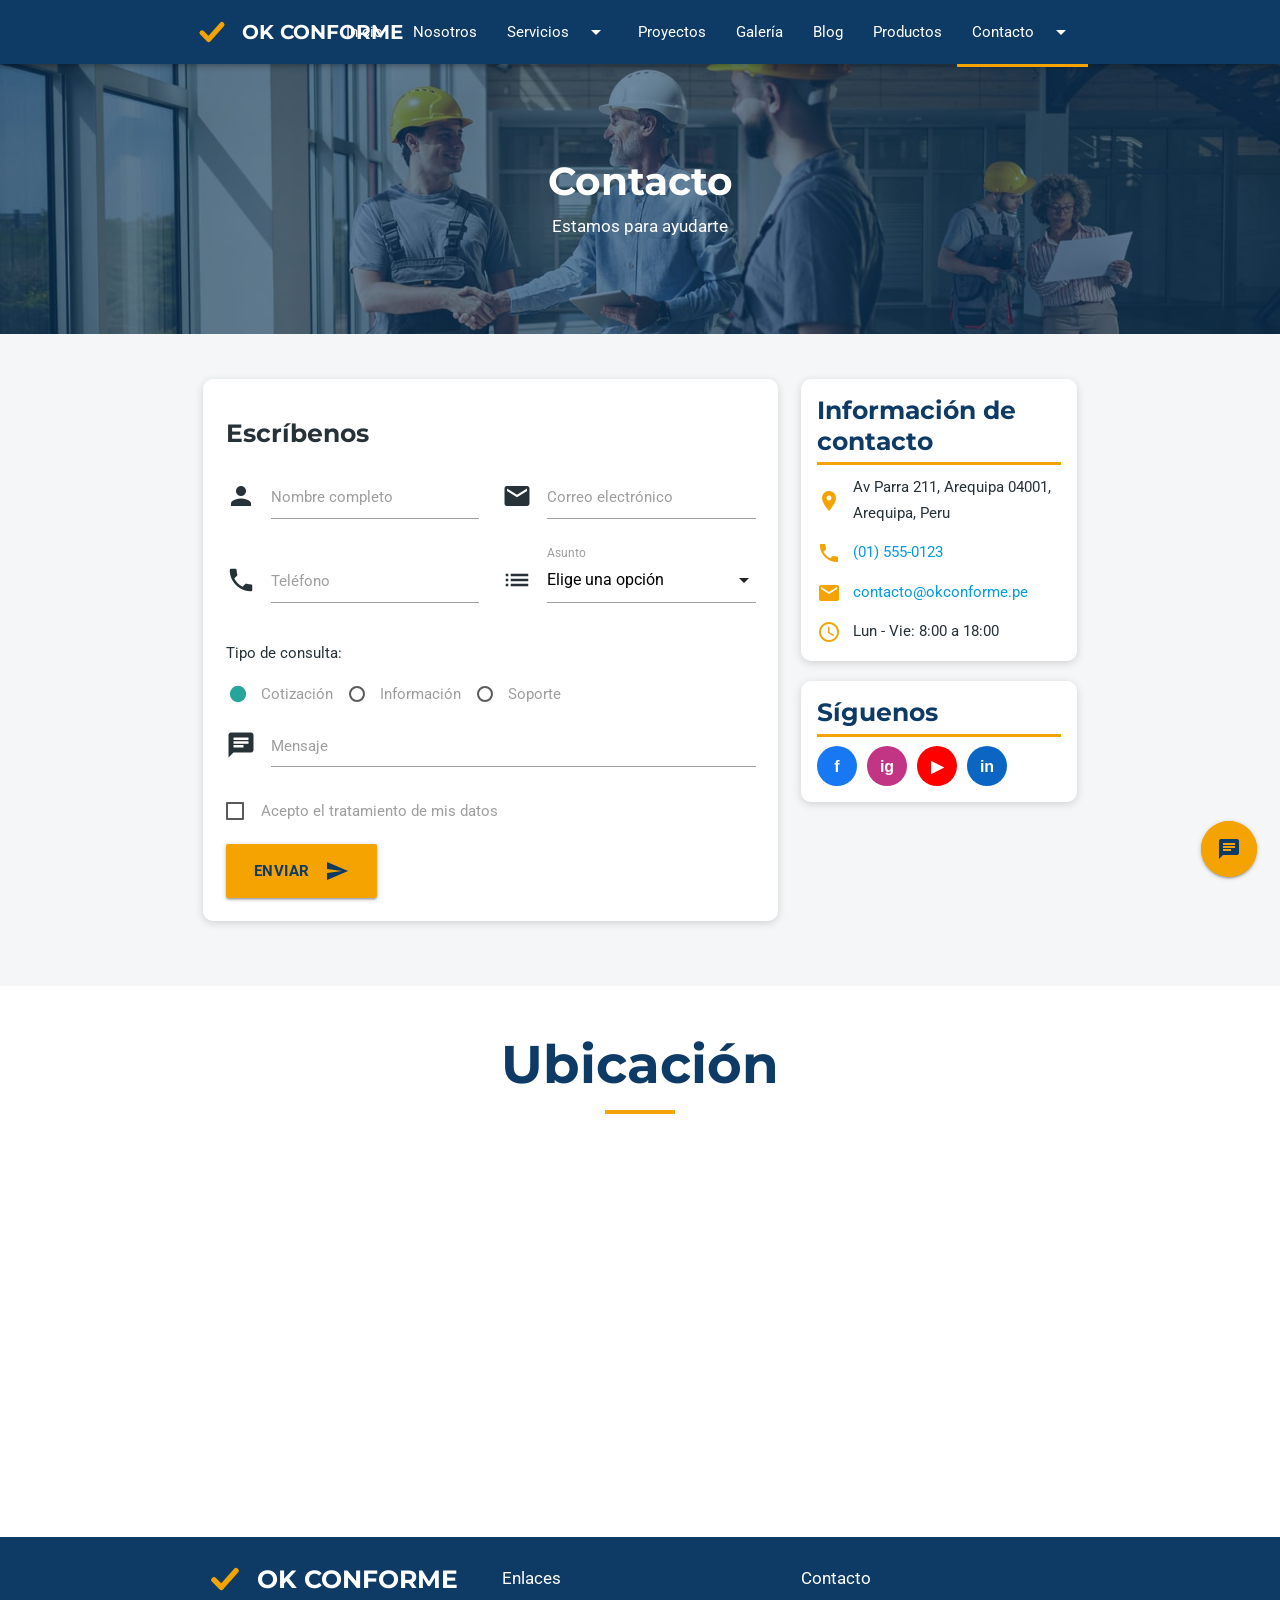
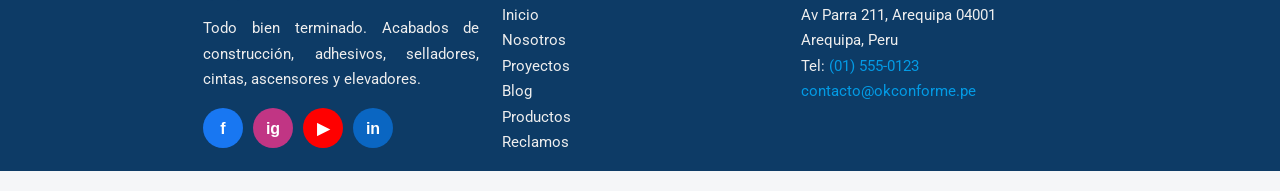
<file: contacto.html>
<!DOCTYPE html>
<html lang="es">
    <head>
        <meta charset="UTF-8">
        <meta name="viewport" content="width=device-width, initial-scale=1.0">
        <meta name="description" content="Contáctanos para cotizar acabados, adhesivos, selladores, cintas y ascensores.">
        <meta name="keywords" content="contacto, cotización, teléfono, correo">
        <meta name="author" content="Grupo 05">
        <title>Contacto | OK CONFORME</title>
        <link rel="icon" type="image/svg+xml" href="imagenes/favicon.svg">
        <link rel="stylesheet" href="https://fonts.googleapis.com/icon?family=Material+Icons">
        <link rel="stylesheet" href="https://fonts.googleapis.com/css2?family=Montserrat:wght@600;700&family=Roboto:wght@300;400;500&display=swap">
        <link rel="stylesheet" href="https://cdnjs.cloudflare.com/ajax/libs/materialize/1.0.0/css/materialize.min.css">
        <link rel="stylesheet" href="css/estilos.css">
        <link rel="stylesheet" href="css/estilos-less.css">
        <link rel="stylesheet" href="css/estilos-sass.css">
    </head>
    <body>
        <ul id="drop-servicios" class="dropdown-content"><li><a href="acabados.html">Acabados</a></li><li><a href="adhesivos.html">Adhesivos</a></li><li><a href="selladores.html">Selladores</a></li><li><a href="cintas.html">Cintas</a></li><li><a href="ascensores.html">Ascensores</a></li><li><a href="elevadores.html">Elevadores</a></li></ul>
        <ul id="drop-contacto" class="dropdown-content"><li><a href="contacto.html">Contacto</a></li><li><a href="clientes.html">Clientes y reclamos</a></li></ul>
        <header>
            <div class="navbar-fixed">
                <nav class="navbar-azul" role="navigation">
                    <div class="nav-wrapper container">
                        <a href="index.html" class="brand-logo"><img src="imagenes/logo.svg" alt="Logo OK CONFORME"><span>OK CONFORME</span></a>
                        <a href="#" data-target="menu-movil" class="sidenav-trigger"><i class="material-icons">menu</i></a>
                        <ul class="right hide-on-med-and-down">
                            <li class=""><a href="index.html">Inicio</a></li><li class=""><a href="nosotros.html">Nosotros</a></li>
                            <li class=""><a class="dropdown-trigger" href="#!" data-target="drop-servicios">Servicios<i class="material-icons right">arrow_drop_down</i></a></li>
                            <li class=""><a href="proyectos.html">Proyectos</a></li><li class=""><a href="galeria.html">Galería</a></li><li class=""><a href="blog.html">Blog</a></li><li class=""><a href="productos.html">Productos</a></li>
                            <li class="active"><a class="dropdown-trigger" href="#!" data-target="drop-contacto">Contacto<i class="material-icons right">arrow_drop_down</i></a></li>
                        </ul>
                    </div>
                </nav>
            </div>
            <ul class="sidenav" id="menu-movil"><li><a href="index.html">Inicio</a></li><li><a href="nosotros.html">Nosotros</a></li><li><a href="acabados.html">Acabados</a></li><li><a href="adhesivos.html">Adhesivos</a></li><li><a href="selladores.html">Selladores</a></li><li><a href="cintas.html">Cintas</a></li><li><a href="ascensores.html">Ascensores</a></li><li><a href="elevadores.html">Elevadores</a></li><li><a href="proyectos.html">Proyectos</a></li><li><a href="galeria.html">Galería</a></li><li><a href="blog.html">Blog</a></li><li><a href="productos.html">Productos</a></li><li><a href="contacto.html">Contacto</a></li><li><a href="clientes.html">Clientes y reclamos</a></li></ul>
        </header>
        <main>
            <div class="parallax-container banner">
                <div class="banner-texto"><h1>Contacto</h1><p>Estamos para ayudarte</p></div>
                <div class="parallax"><img src="imagenes/banner-contacto.jpg" alt="Contacto"></div>
            </div>
            <section class="seccion"><div class="container"><div class="row"><div class="col s12 l8"><form class="validar formulario-caja" data-mensaje="Mensaje enviado. Te responderemos en 24 horas." action="#" method="post">
                                <h5>Escríbenos</h5>
                                <div class="row">
                                    <div class="input-field col s12 m6"><i class="material-icons prefix">person</i><input id="nombre" name="nombre" type="text" required minlength="3"><label for="nombre">Nombre completo</label></div>
                                    <div class="input-field col s12 m6"><i class="material-icons prefix">mail</i><input id="correo" name="correo" type="email" required><label for="correo">Correo electrónico</label></div>
                                    <div class="input-field col s12 m6"><i class="material-icons prefix">phone</i><input id="telefono" name="telefono" type="tel" pattern="[0-9 +]{7,15}" required><label for="telefono">Teléfono</label></div>
                                    <div class="input-field col s12 m6"><i class="material-icons prefix">list</i><select id="asunto" name="asunto"><option value="" disabled selected>Elige una opción</option><option>Acabados</option><option>Adhesivos y selladores</option><option>Cintas</option><option>Ascensores y elevadores</option></select><label>Asunto</label></div>
                                    <div class="col s12"><p>Tipo de consulta:</p><label><input name="tipo" type="radio" checked><span>Cotización</span></label> &nbsp; <label><input name="tipo" type="radio"><span>Información</span></label> &nbsp; <label><input name="tipo" type="radio"><span>Soporte</span></label></div>
                                    <div class="input-field col s12"><i class="material-icons prefix">chat</i><textarea id="mensaje" name="mensaje" class="materialize-textarea" data-length="300" required minlength="10"></textarea><label for="mensaje">Mensaje</label></div>
                                    <div class="col s12"><label><input type="checkbox" required><span>Acepto el tratamiento de mis datos</span></label></div>
                                </div>
                                <button class="btn-large btn-naranja waves-effect waves-light" type="submit">Enviar<i class="material-icons right">send</i></button>
                            </form></div><div class="col s12 l4"><div class="barra-lateral"><h5>Información de contacto</h5>
                                <ul class="info-contacto">
                                    <li><i class="material-icons">place</i><span>Av Parra 211, Arequipa 04001,<br>Arequipa, Peru</span></li>
                                    <li><i class="material-icons">phone</i><a href="tel:+5115550123">(01) 555-0123</a></li>
                                    <li><i class="material-icons">mail</i><a href="mailto:contacto@okconforme.pe">contacto@okconforme.pe</a></li>
                                    <li><i class="material-icons">schedule</i><span>Lun - Vie: 8:00 a 18:00</span></li>
                                </ul></div>
                            <div class="barra-lateral"><h5>Síguenos</h5><div class="redes">
                                    <a href="https://www.facebook.com" target="_blank" rel="noopener"><img src="imagenes/red-facebook.svg" alt="Facebook"></a>
                                    <a href="https://www.instagram.com" target="_blank" rel="noopener"><img src="imagenes/red-instagram.svg" alt="Instagram"></a>
                                    <a href="https://www.youtube.com" target="_blank" rel="noopener"><img src="imagenes/red-youtube.svg" alt="YouTube"></a>
                                    <a href="https://www.linkedin.com" target="_blank" rel="noopener"><img src="imagenes/red-linkedin.svg" alt="LinkedIn"></a></div></div></div></div></div></section><section class="seccion alterna"><div class="container"><h2>Ubicación</h2><iframe title="Ubicación de OK CONFORME" src="https://www.google.com/maps/embed?pb=!1m18!1m12!1m3!1d3827.3144992546872!2d-71.54524942390044!3d-16.4088462383876!2m3!1f0!2f0!3f0!3m2!1i1024!2i768!4f13.1!3m3!1m2!1s0x91424af69e17f639%3A0xb73067bc2074f9d9!2sAv%20Parra%20211%2C%20Arequipa%2004001!5e0!3m2!1ses-419!2spe!4v1795410454688!5m2!1ses-419!2spe" loading="lazy"></iframe></div></section>
        </main>
        <div class="fixed-action-btn"><a class="btn-floating btn-large pulse tooltipped" data-position="left" data-tooltip="Cotiza aquí" href="contacto.html"><i class="large material-icons">chat</i></a></div>
        <footer class="page-footer">
            <div class="container">
                <div class="row">
                    <div class="col s12 m4">
                        <div class="pie-logo"><img src="imagenes/logo.svg" alt="Logo OK CONFORME"><h5 class="sin-margen">OK CONFORME</h5></div>
                        <p class="grey-text text-lighten-3">Todo bien terminado. Acabados de construcción, adhesivos, selladores, cintas, ascensores y elevadores.</p>
                        <div class="redes">
                            <a class="tooltipped" data-tooltip="Facebook" href="https://www.facebook.com" target="_blank" rel="noopener"><img src="imagenes/red-facebook.svg" alt="Facebook"></a>
                            <a class="tooltipped" data-tooltip="Instagram" href="https://www.instagram.com" target="_blank" rel="noopener"><img src="imagenes/red-instagram.svg" alt="Instagram"></a>
                            <a class="tooltipped" data-tooltip="YouTube" href="https://www.youtube.com" target="_blank" rel="noopener"><img src="imagenes/red-youtube.svg" alt="YouTube"></a>
                            <a class="tooltipped" data-tooltip="LinkedIn" href="https://www.linkedin.com" target="_blank" rel="noopener"><img src="imagenes/red-linkedin.svg" alt="LinkedIn"></a>
                        </div>
                    </div>
                    <div class="col s6 m4">
                        <h6>Enlaces</h6>
                        <ul>
                            <li><a class="grey-text text-lighten-3" href="index.html">Inicio</a></li>
                            <li><a class="grey-text text-lighten-3" href="nosotros.html">Nosotros</a></li>
                            <li><a class="grey-text text-lighten-3" href="proyectos.html">Proyectos</a></li>
                            <li><a class="grey-text text-lighten-3" href="blog.html">Blog</a></li>
                            <li><a class="grey-text text-lighten-3" href="productos.html">Productos</a></li>
                            <li><a class="grey-text text-lighten-3" href="clientes.html">Reclamos</a></li>
                        </ul>
                    </div>
                    <div class="col s6 m4">
                        <h6>Contacto</h6>
                        <ul class="grey-text text-lighten-3">
                            <li>Av Parra 211, Arequipa 04001<br>Arequipa, Peru</li>
                            <li>Tel: <a href="tel:+5115550123">(01) 555-0123</a></li>
                            <li><a href="mailto:contacto@okconforme.pe">contacto@okconforme.pe</a></li>
                        </ul>
                    </div>
                </div>
            </div>
        </footer>
        <script src="https://cdnjs.cloudflare.com/ajax/libs/materialize/1.0.0/js/materialize.min.js"></script>
        <script src="js/main.js"></script>
    </body>
</html>
</file>
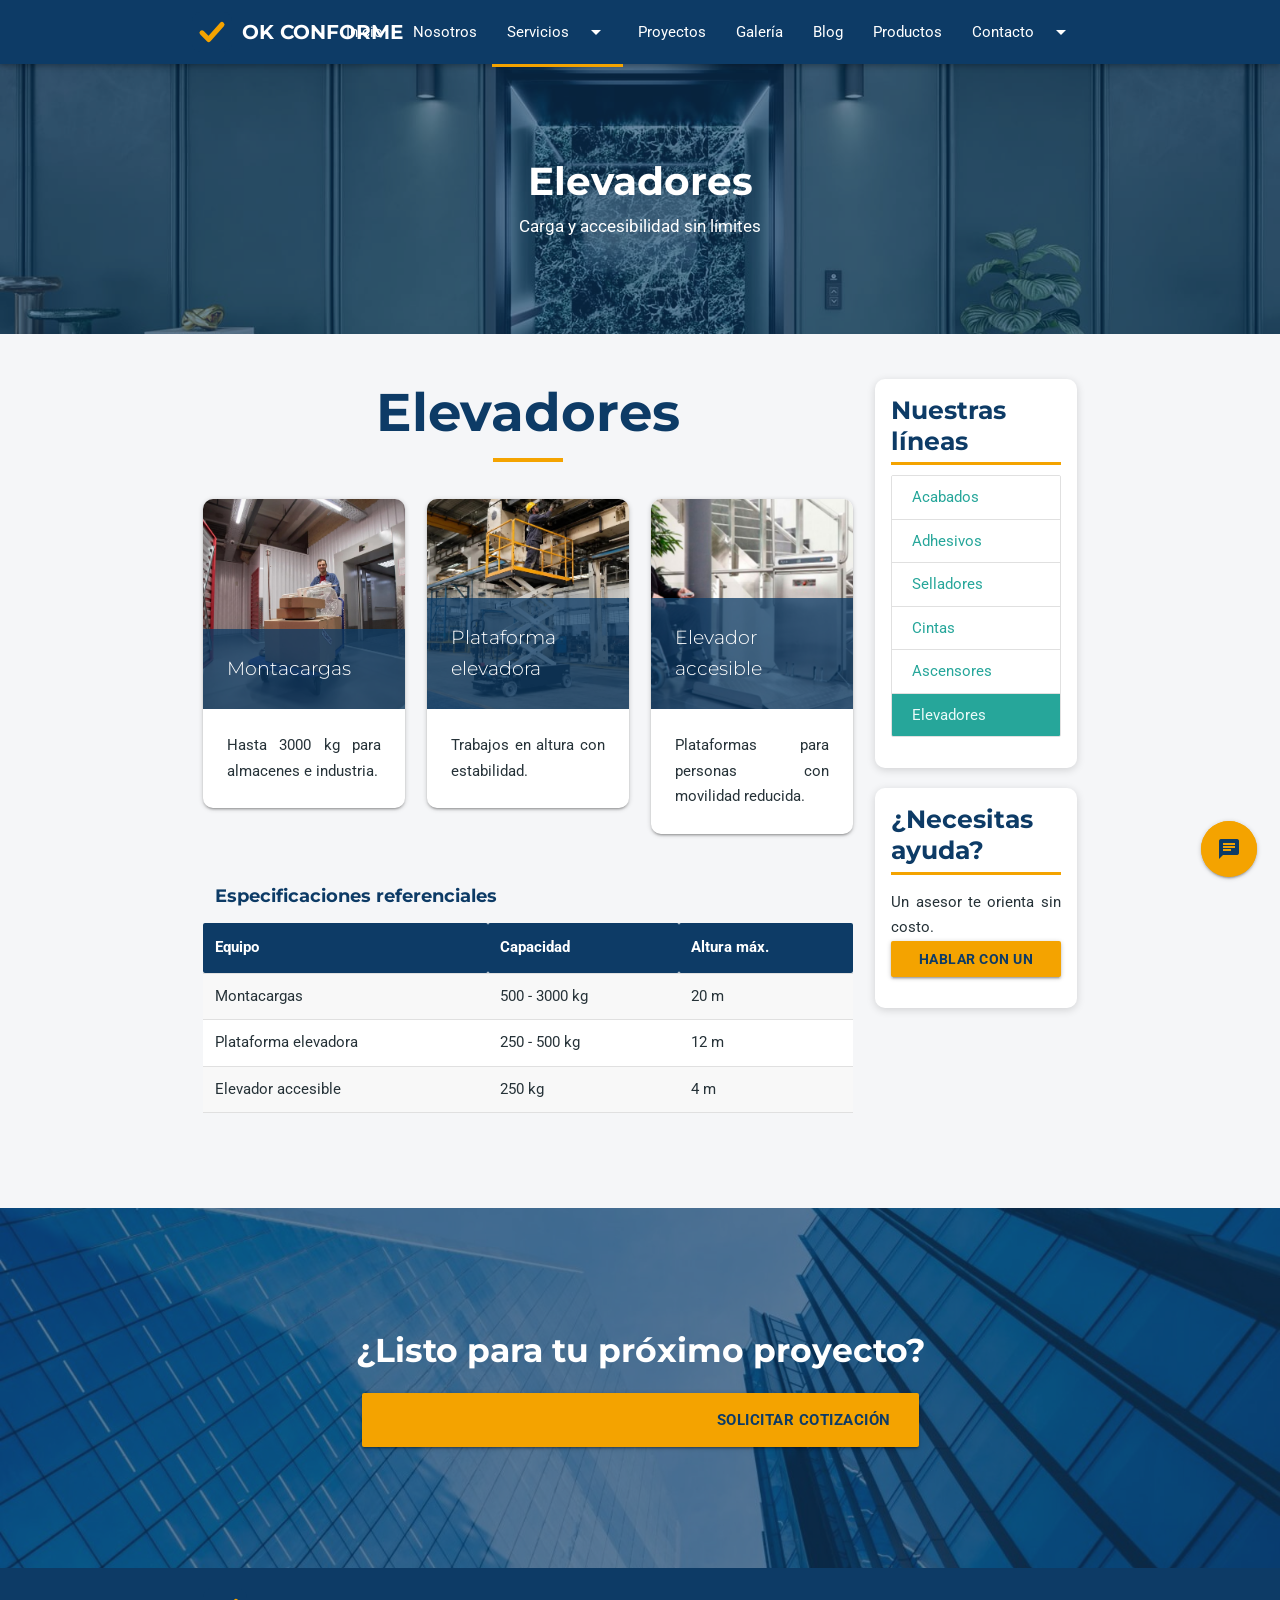
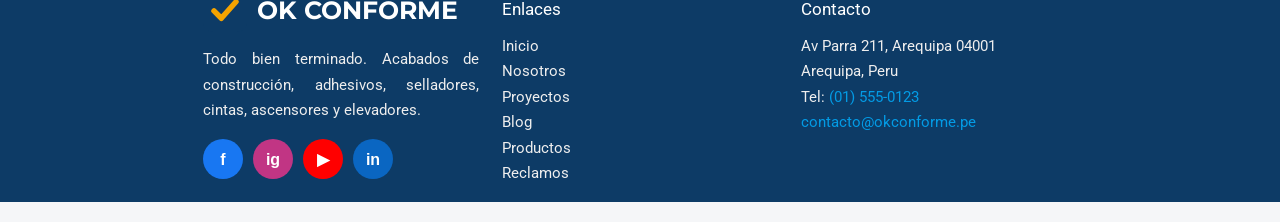
<file: elevadores.html>
<!DOCTYPE html>
<html lang="es">
    <head>
        <meta charset="UTF-8">
        <meta name="viewport" content="width=device-width, initial-scale=1.0">
        <meta name="description" content="Montacargas, plataformas elevadoras y elevadores accesibles.">
        <meta name="keywords" content="elevadores, montacargas, plataformas">
        <meta name="author" content="Grupo 05">
        <title>Elevadores | OK CONFORME</title>
        <link rel="icon" type="image/svg+xml" href="imagenes/favicon.svg">
        <link rel="stylesheet" href="https://fonts.googleapis.com/icon?family=Material+Icons">
        <link rel="stylesheet" href="https://fonts.googleapis.com/css2?family=Montserrat:wght@600;700&family=Roboto:wght@300;400;500&display=swap">
        <link rel="stylesheet" href="https://cdnjs.cloudflare.com/ajax/libs/materialize/1.0.0/css/materialize.min.css">
        <link rel="stylesheet" href="css/estilos.css">
        <link rel="stylesheet" href="css/estilos-less.css">
        <link rel="stylesheet" href="css/estilos-sass.css">
    </head>
    <body>
        <ul id="drop-servicios" class="dropdown-content"><li><a href="acabados.html">Acabados</a></li><li><a href="adhesivos.html">Adhesivos</a></li><li><a href="selladores.html">Selladores</a></li><li><a href="cintas.html">Cintas</a></li><li><a href="ascensores.html">Ascensores</a></li><li><a href="elevadores.html">Elevadores</a></li></ul>
        <ul id="drop-contacto" class="dropdown-content"><li><a href="contacto.html">Contacto</a></li><li><a href="clientes.html">Clientes y reclamos</a></li></ul>
        <header>
            <div class="navbar-fixed">
                <nav class="navbar-azul" role="navigation">
                    <div class="nav-wrapper container">
                        <a href="index.html" class="brand-logo"><img src="imagenes/logo.svg" alt="Logo OK CONFORME"><span>OK CONFORME</span></a>
                        <a href="#" data-target="menu-movil" class="sidenav-trigger"><i class="material-icons">menu</i></a>
                        <ul class="right hide-on-med-and-down">
                            <li class=""><a href="index.html">Inicio</a></li><li class=""><a href="nosotros.html">Nosotros</a></li>
                            <li class="active"><a class="dropdown-trigger" href="#!" data-target="drop-servicios">Servicios<i class="material-icons right">arrow_drop_down</i></a></li>
                            <li class=""><a href="proyectos.html">Proyectos</a></li><li class=""><a href="galeria.html">Galería</a></li><li class=""><a href="blog.html">Blog</a></li><li class=""><a href="productos.html">Productos</a></li>
                            <li class=""><a class="dropdown-trigger" href="#!" data-target="drop-contacto">Contacto<i class="material-icons right">arrow_drop_down</i></a></li>
                        </ul>
                    </div>
                </nav>
            </div>
            <ul class="sidenav" id="menu-movil"><li><a href="index.html">Inicio</a></li><li><a href="nosotros.html">Nosotros</a></li><li><a href="acabados.html">Acabados</a></li><li><a href="adhesivos.html">Adhesivos</a></li><li><a href="selladores.html">Selladores</a></li><li><a href="cintas.html">Cintas</a></li><li><a href="ascensores.html">Ascensores</a></li><li><a href="elevadores.html">Elevadores</a></li><li><a href="proyectos.html">Proyectos</a></li><li><a href="galeria.html">Galería</a></li><li><a href="blog.html">Blog</a></li><li><a href="productos.html">Productos</a></li><li><a href="contacto.html">Contacto</a></li><li><a href="clientes.html">Clientes y reclamos</a></li></ul>
        </header>
        <main>
            <div class="parallax-container banner">
                <div class="banner-texto"><h1>Elevadores</h1><p>Carga y accesibilidad sin límites</p></div>
                <div class="parallax"><img src="imagenes/banner-ascensores.jpg" alt="Elevadores"></div>
            </div>
            <section class="seccion"><div class="container"><div class="row"><div class="col s12 l9"><h2>Elevadores</h2><div class="row"><div class="col s12 m6 l4"><div class="card hoverable tarjeta-servicio scale-transition scale-out"><div class="card-image"><img src="imagenes/elevador-montacargas.jpg" alt="Montacargas"><span class="card-title">Montacargas</span></div><div class="card-content"><p>Hasta 3000 kg para almacenes e industria.</p></div></div></div><div class="col s12 m6 l4"><div class="card hoverable tarjeta-servicio scale-transition scale-out"><div class="card-image"><img src="imagenes/elevador-plataforma.jpg" alt="Plataforma elevadora"><span class="card-title">Plataforma elevadora</span></div><div class="card-content"><p>Trabajos en altura con estabilidad.</p></div></div></div><div class="col s12 m6 l4"><div class="card hoverable tarjeta-servicio scale-transition scale-out"><div class="card-image"><img src="imagenes/elevador-accesible.jpg" alt="Elevador accesible"><span class="card-title">Elevador accesible</span></div><div class="card-content"><p>Plataformas para personas con movilidad reducida.</p></div></div></div></div><div class="tabla-wrap"><table class="tabla-producto striped responsive-table"><caption>Especificaciones referenciales</caption><thead><tr><th>Equipo</th><th>Capacidad</th><th>Altura máx.</th></tr></thead><tbody>
                                        <tr><td>Montacargas</td><td>500 - 3000 kg</td><td>20 m</td></tr><tr><td>Plataforma elevadora</td><td>250 - 500 kg</td><td>12 m</td></tr><tr><td>Elevador accesible</td><td>250 kg</td><td>4 m</td></tr></tbody></table></div></div><aside class="col s12 l3"><div class="barra-lateral"><h5>Nuestras líneas</h5><div class="collection"><a href="acabados.html" class="collection-item">Acabados</a><a href="adhesivos.html" class="collection-item">Adhesivos</a><a href="selladores.html" class="collection-item">Selladores</a><a href="cintas.html" class="collection-item">Cintas</a><a href="ascensores.html" class="collection-item">Ascensores</a><a href="elevadores.html" class="collection-item active">Elevadores</a></div></div>
                            <div class="barra-lateral"><h5>¿Necesitas ayuda?</h5><p>Un asesor te orienta sin costo.<br><a class="btn btn-naranja waves-effect" href="contacto.html">Hablar con un asesor</a></p></div></aside></div></div></section><div class="parallax-container cta">
                <div class="cta-texto white-text"><h2>¿Listo para tu próximo proyecto?</h2><a class="btn-large waves-effect waves-light btn-naranja" href="contacto.html"><i class="material-icons left">request_quote</i>Solicitar cotización</a></div>
                <div class="parallax"><img src="imagenes/fondo-parallax.jpg" alt="Fachada de vidrio"></div>
            </div>
        </main>
        <div class="fixed-action-btn"><a class="btn-floating btn-large pulse tooltipped" data-position="left" data-tooltip="Cotiza aquí" href="contacto.html"><i class="large material-icons">chat</i></a></div>
        <footer class="page-footer">
            <div class="container">
                <div class="row">
                    <div class="col s12 m4">
                        <div class="pie-logo"><img src="imagenes/logo.svg" alt="Logo OK CONFORME"><h5 class="sin-margen">OK CONFORME</h5></div>
                        <p class="grey-text text-lighten-3">Todo bien terminado. Acabados de construcción, adhesivos, selladores, cintas, ascensores y elevadores.</p>
                        <div class="redes">
                            <a class="tooltipped" data-tooltip="Facebook" href="https://www.facebook.com" target="_blank" rel="noopener"><img src="imagenes/red-facebook.svg" alt="Facebook"></a>
                            <a class="tooltipped" data-tooltip="Instagram" href="https://www.instagram.com" target="_blank" rel="noopener"><img src="imagenes/red-instagram.svg" alt="Instagram"></a>
                            <a class="tooltipped" data-tooltip="YouTube" href="https://www.youtube.com" target="_blank" rel="noopener"><img src="imagenes/red-youtube.svg" alt="YouTube"></a>
                            <a class="tooltipped" data-tooltip="LinkedIn" href="https://www.linkedin.com" target="_blank" rel="noopener"><img src="imagenes/red-linkedin.svg" alt="LinkedIn"></a>
                        </div>
                    </div>
                    <div class="col s6 m4">
                        <h6>Enlaces</h6>
                        <ul>
                            <li><a class="grey-text text-lighten-3" href="index.html">Inicio</a></li>
                            <li><a class="grey-text text-lighten-3" href="nosotros.html">Nosotros</a></li>
                            <li><a class="grey-text text-lighten-3" href="proyectos.html">Proyectos</a></li>
                            <li><a class="grey-text text-lighten-3" href="blog.html">Blog</a></li>
                            <li><a class="grey-text text-lighten-3" href="productos.html">Productos</a></li>
                            <li><a class="grey-text text-lighten-3" href="clientes.html">Reclamos</a></li>
                        </ul>
                    </div>
                    <div class="col s6 m4">
                        <h6>Contacto</h6>
                        <ul class="grey-text text-lighten-3">
                            <li>Av Parra 211, Arequipa 04001<br>Arequipa, Peru</li>
                            <li>Tel: <a href="tel:+5115550123">(01) 555-0123</a></li>
                            <li><a href="mailto:contacto@okconforme.pe">contacto@okconforme.pe</a></li>
                        </ul>
                    </div>
                </div>
            </div>
        </footer>
        <script src="https://cdnjs.cloudflare.com/ajax/libs/materialize/1.0.0/js/materialize.min.js"></script>
        <script src="js/main.js"></script>

    </body>
</html>
</file>
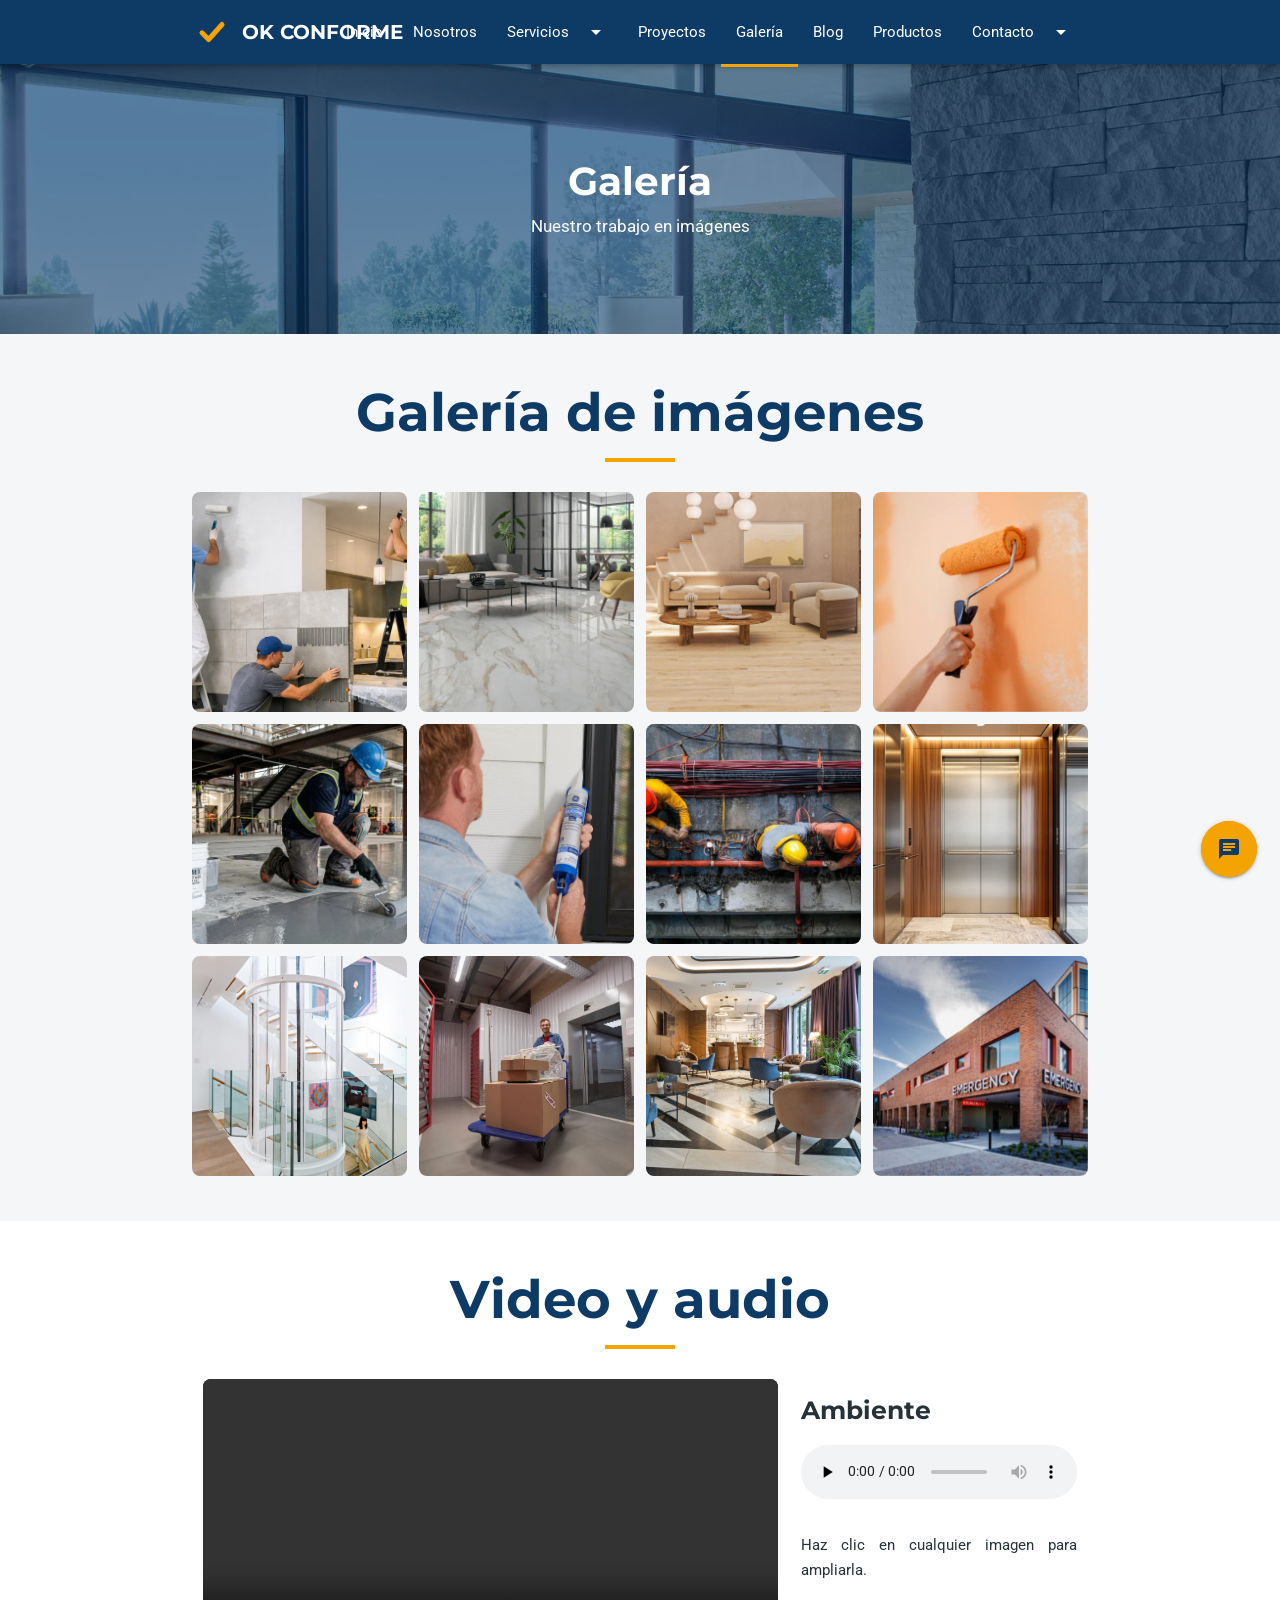
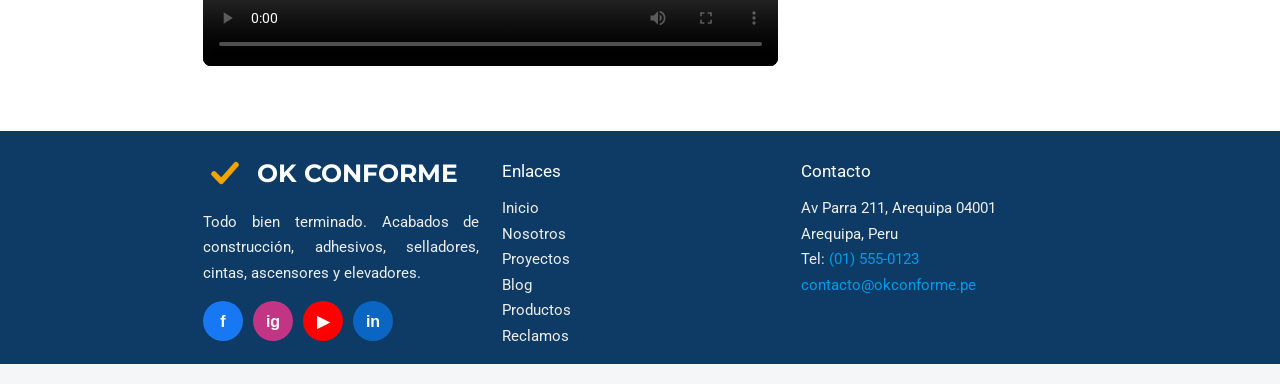
<file: galeria.html>
<!DOCTYPE html>
<html lang="es">
    <head>
        <meta charset="UTF-8">
        <meta name="viewport" content="width=device-width, initial-scale=1.0">
        <meta name="description" content="Galería de imágenes y videos de OK CONFORME.">
        <meta name="keywords" content="galería, fotos, videos">
        <meta name="author" content="Grupo 05">
        <title>Galería | OK CONFORME</title>
        <link rel="icon" type="image/svg+xml" href="imagenes/favicon.svg">
        <link rel="stylesheet" href="https://fonts.googleapis.com/icon?family=Material+Icons">
        <link rel="stylesheet" href="https://fonts.googleapis.com/css2?family=Montserrat:wght@600;700&family=Roboto:wght@300;400;500&display=swap">
        <link rel="stylesheet" href="https://cdnjs.cloudflare.com/ajax/libs/materialize/1.0.0/css/materialize.min.css">
        <link rel="stylesheet" href="css/estilos.css">
        <link rel="stylesheet" href="css/estilos-less.css">
        <link rel="stylesheet" href="css/estilos-sass.css">
    </head>
    <body>
        <ul id="drop-servicios" class="dropdown-content"><li><a href="acabados.html">Acabados</a></li><li><a href="adhesivos.html">Adhesivos</a></li><li><a href="selladores.html">Selladores</a></li><li><a href="cintas.html">Cintas</a></li><li><a href="ascensores.html">Ascensores</a></li><li><a href="elevadores.html">Elevadores</a></li></ul>
        <ul id="drop-contacto" class="dropdown-content"><li><a href="contacto.html">Contacto</a></li><li><a href="clientes.html">Clientes y reclamos</a></li></ul>
        <header>
            <div class="navbar-fixed">
                <nav class="navbar-azul" role="navigation">
                    <div class="nav-wrapper container">
                        <a href="index.html" class="brand-logo"><img src="imagenes/logo.svg" alt="Logo OK CONFORME"><span>OK CONFORME</span></a>
                        <a href="#" data-target="menu-movil" class="sidenav-trigger"><i class="material-icons">menu</i></a>
                        <ul class="right hide-on-med-and-down">
                            <li class=""><a href="index.html">Inicio</a></li><li class=""><a href="nosotros.html">Nosotros</a></li>
                            <li class=""><a class="dropdown-trigger" href="#!" data-target="drop-servicios">Servicios<i class="material-icons right">arrow_drop_down</i></a></li>
                            <li class=""><a href="proyectos.html">Proyectos</a></li><li class="active"><a href="galeria.html">Galería</a></li><li class=""><a href="blog.html">Blog</a></li><li class=""><a href="productos.html">Productos</a></li>
                            <li class=""><a class="dropdown-trigger" href="#!" data-target="drop-contacto">Contacto<i class="material-icons right">arrow_drop_down</i></a></li>
                        </ul>
                    </div>
                </nav>
            </div>
            <ul class="sidenav" id="menu-movil"><li><a href="index.html">Inicio</a></li><li><a href="nosotros.html">Nosotros</a></li><li><a href="acabados.html">Acabados</a></li><li><a href="adhesivos.html">Adhesivos</a></li><li><a href="selladores.html">Selladores</a></li><li><a href="cintas.html">Cintas</a></li><li><a href="ascensores.html">Ascensores</a></li><li><a href="elevadores.html">Elevadores</a></li><li><a href="proyectos.html">Proyectos</a></li><li><a href="galeria.html">Galería</a></li><li><a href="blog.html">Blog</a></li><li><a href="productos.html">Productos</a></li><li><a href="contacto.html">Contacto</a></li><li><a href="clientes.html">Clientes y reclamos</a></li></ul>
        </header>
        <main>
            <div class="parallax-container banner">
                <div class="banner-texto"><h1>Galería</h1><p>Nuestro trabajo en imágenes</p></div>
                <div class="parallax"><img src="imagenes/banner-inicio.jpg" alt="Galería"></div>
            </div>
            <section class="seccion"><div class="container"><h2>Galería de imágenes</h2><div class="galeria-grid"><img class="materialboxed" src="imagenes/banner-acabados.jpg" alt="banner acabados" loading="lazy"><img class="materialboxed" src="imagenes/acabado-porcelanato.jpg" alt="acabado porcelanato" loading="lazy"><img class="materialboxed" src="imagenes/acabado-madera.jpg" alt="acabado madera" loading="lazy"><img class="materialboxed" src="imagenes/acabado-pintura.jpg" alt="acabado pintura" loading="lazy"><img class="materialboxed" src="imagenes/adhesivo-epoxico.jpg" alt="adhesivo epoxico" loading="lazy"><img class="materialboxed" src="imagenes/sellador-ventana.jpg" alt="sellador ventana" loading="lazy"><img class="materialboxed" src="imagenes/cinta-aislante.jpg" alt="cinta aislante" loading="lazy"><img class="materialboxed" src="imagenes/ascensor-cabina.jpg" alt="ascensor cabina" loading="lazy"><img class="materialboxed" src="imagenes/ascensor-panoramico.jpg" alt="ascensor panoramico" loading="lazy"><img class="materialboxed" src="imagenes/elevador-montacargas.jpg" alt="elevador montacargas" loading="lazy"><img class="materialboxed" src="imagenes/proyecto-hotel.jpg" alt="proyecto hotel" loading="lazy"><img class="materialboxed" src="imagenes/proyecto-hospital.jpg" alt="proyecto hospital" loading="lazy"></div></div></section><section class="seccion alterna"><div class="container"><h2>Video y audio</h2><div class="row"><div class="col s12 m8"><video controls preload="metadata"><source src="videos/video-inicio.mp4" type="video/mp4"></video></div><div class="col s12 m4"><h5>Ambiente</h5><audio controls preload="none"><source src="audio/audio-ambiente.mp3" type="audio/mpeg"></audio><p>Haz clic en cualquier imagen para ampliarla.</p></div></div></div></section>
        </main>
        <div class="fixed-action-btn"><a class="btn-floating btn-large pulse tooltipped" data-position="left" data-tooltip="Cotiza aquí" href="contacto.html"><i class="large material-icons">chat</i></a></div>
        <footer class="page-footer">
            <div class="container">
                <div class="row">
                    <div class="col s12 m4">
                        <div class="pie-logo"><img src="imagenes/logo.svg" alt="Logo OK CONFORME"><h5 class="sin-margen">OK CONFORME</h5></div>
                        <p class="grey-text text-lighten-3">Todo bien terminado. Acabados de construcción, adhesivos, selladores, cintas, ascensores y elevadores.</p>
                        <div class="redes">
                            <a class="tooltipped" data-tooltip="Facebook" href="https://www.facebook.com" target="_blank" rel="noopener"><img src="imagenes/red-facebook.svg" alt="Facebook"></a>
                            <a class="tooltipped" data-tooltip="Instagram" href="https://www.instagram.com" target="_blank" rel="noopener"><img src="imagenes/red-instagram.svg" alt="Instagram"></a>
                            <a class="tooltipped" data-tooltip="YouTube" href="https://www.youtube.com" target="_blank" rel="noopener"><img src="imagenes/red-youtube.svg" alt="YouTube"></a>
                            <a class="tooltipped" data-tooltip="LinkedIn" href="https://www.linkedin.com" target="_blank" rel="noopener"><img src="imagenes/red-linkedin.svg" alt="LinkedIn"></a>
                        </div>
                    </div>
                    <div class="col s6 m4">
                        <h6>Enlaces</h6>
                        <ul>
                            <li><a class="grey-text text-lighten-3" href="index.html">Inicio</a></li>
                            <li><a class="grey-text text-lighten-3" href="nosotros.html">Nosotros</a></li>
                            <li><a class="grey-text text-lighten-3" href="proyectos.html">Proyectos</a></li>
                            <li><a class="grey-text text-lighten-3" href="blog.html">Blog</a></li>
                            <li><a class="grey-text text-lighten-3" href="productos.html">Productos</a></li>
                            <li><a class="grey-text text-lighten-3" href="clientes.html">Reclamos</a></li>
                        </ul>
                    </div>
                    <div class="col s6 m4">
                        <h6>Contacto</h6>
                        <ul class="grey-text text-lighten-3">
                            <li>Av Parra 211, Arequipa 04001<br>Arequipa, Peru</li>
                            <li>Tel: <a href="tel:+5115550123">(01) 555-0123</a></li>
                            <li><a href="mailto:contacto@okconforme.pe">contacto@okconforme.pe</a></li>
                        </ul>
                    </div>
                </div>
            </div>
        </footer>
        <script src="https://cdnjs.cloudflare.com/ajax/libs/materialize/1.0.0/js/materialize.min.js"></script>
        <script src="js/main.js"></script>
    </body>
</html>
</file>
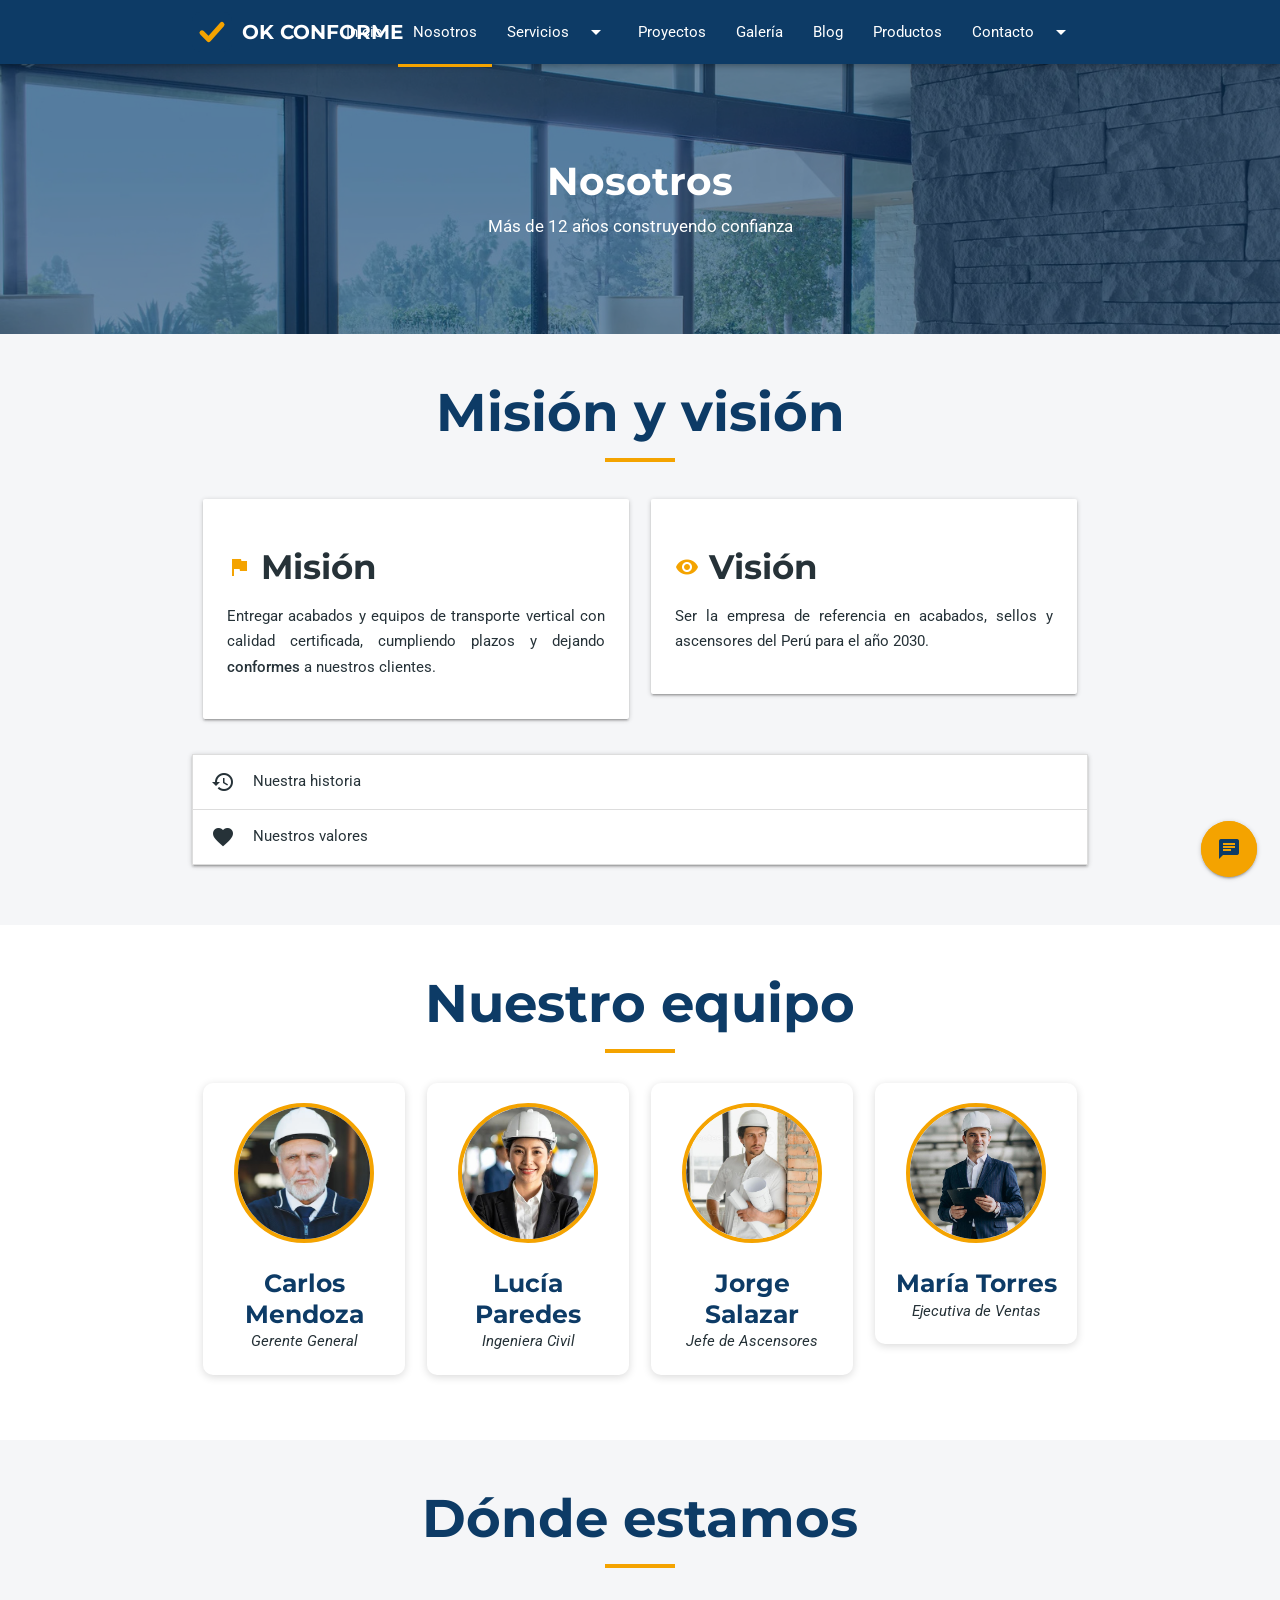
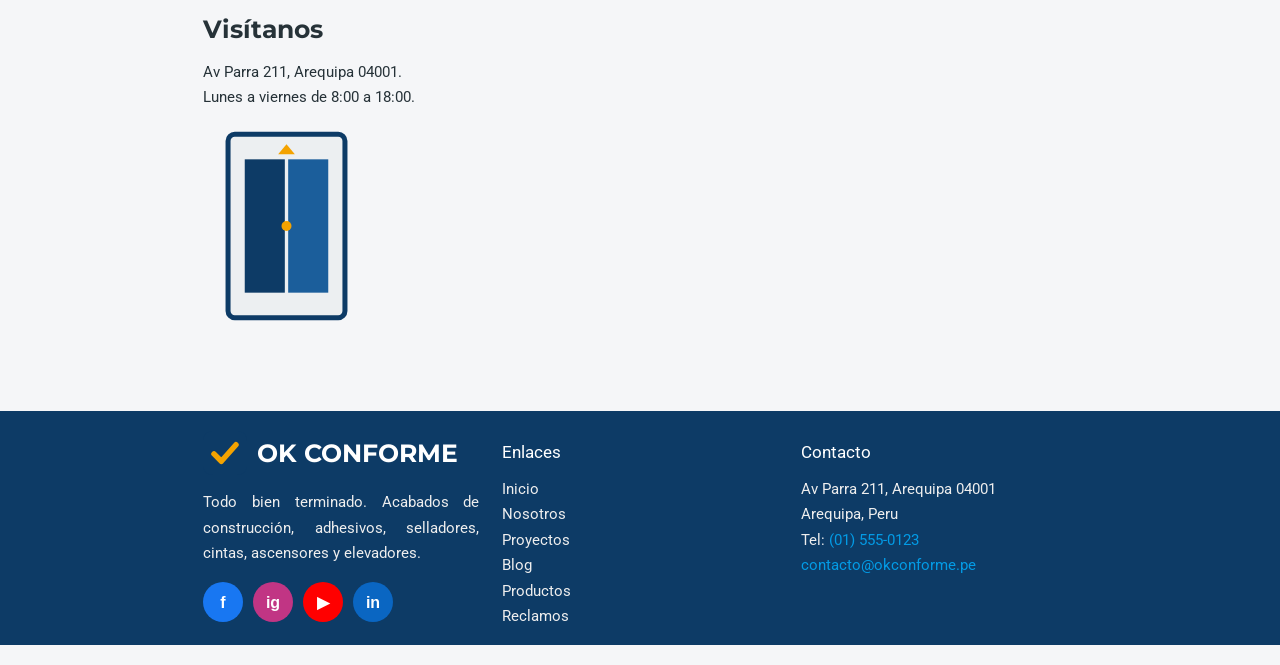
<file: nosotros.html>
<!DOCTYPE html>
<html lang="es">
    <head>
        <meta charset="UTF-8">
        <meta name="viewport" content="width=device-width, initial-scale=1.0">
        <meta name="description" content="Conoce al equipo, la misión y la historia de OK CONFORME.">
        <meta name="keywords" content="nosotros, equipo, misión, visión">
        <meta name="author" content="Grupo 05">
        <title>Nosotros | OK CONFORME</title>
        <link rel="icon" type="image/svg+xml" href="imagenes/favicon.svg">
        <link rel="stylesheet" href="https://fonts.googleapis.com/icon?family=Material+Icons">
        <link rel="stylesheet" href="https://fonts.googleapis.com/css2?family=Montserrat:wght@600;700&family=Roboto:wght@300;400;500&display=swap">
        <link rel="stylesheet" href="https://cdnjs.cloudflare.com/ajax/libs/materialize/1.0.0/css/materialize.min.css">
        <link rel="stylesheet" href="css/estilos.css">
        <link rel="stylesheet" href="css/estilos-less.css">
        <link rel="stylesheet" href="css/estilos-sass.css">
    </head>
    <body>
        <ul id="drop-servicios" class="dropdown-content"><li><a href="acabados.html">Acabados</a></li><li><a href="adhesivos.html">Adhesivos</a></li><li><a href="selladores.html">Selladores</a></li><li><a href="cintas.html">Cintas</a></li><li><a href="ascensores.html">Ascensores</a></li><li><a href="elevadores.html">Elevadores</a></li></ul>
        <ul id="drop-contacto" class="dropdown-content"><li><a href="contacto.html">Contacto</a></li><li><a href="clientes.html">Clientes y reclamos</a></li></ul>
        <header>
            <div class="navbar-fixed">
                <nav class="navbar-azul" role="navigation">
                    <div class="nav-wrapper container">
                        <a href="index.html" class="brand-logo"><img src="imagenes/logo.svg" alt="Logo OK CONFORME"><span>OK CONFORME</span></a>
                        <a href="#" data-target="menu-movil" class="sidenav-trigger"><i class="material-icons">menu</i></a>
                        <ul class="right hide-on-med-and-down">
                            <li class=""><a href="index.html">Inicio</a></li><li class="active"><a href="nosotros.html">Nosotros</a></li>
                            <li class=""><a class="dropdown-trigger" href="#!" data-target="drop-servicios">Servicios<i class="material-icons right">arrow_drop_down</i></a></li>
                            <li class=""><a href="proyectos.html">Proyectos</a></li><li class=""><a href="galeria.html">Galería</a></li><li class=""><a href="blog.html">Blog</a></li><li class=""><a href="productos.html">Productos</a></li>
                            <li class=""><a class="dropdown-trigger" href="#!" data-target="drop-contacto">Contacto<i class="material-icons right">arrow_drop_down</i></a></li>
                        </ul>
                    </div>
                </nav>
            </div>
            <ul class="sidenav" id="menu-movil"><li><a href="index.html">Inicio</a></li><li><a href="nosotros.html">Nosotros</a></li><li><a href="acabados.html">Acabados</a></li><li><a href="adhesivos.html">Adhesivos</a></li><li><a href="selladores.html">Selladores</a></li><li><a href="cintas.html">Cintas</a></li><li><a href="ascensores.html">Ascensores</a></li><li><a href="elevadores.html">Elevadores</a></li><li><a href="proyectos.html">Proyectos</a></li><li><a href="galeria.html">Galería</a></li><li><a href="blog.html">Blog</a></li><li><a href="productos.html">Productos</a></li><li><a href="contacto.html">Contacto</a></li><li><a href="clientes.html">Clientes y reclamos</a></li></ul>
        </header>
        <main>
            <div class="parallax-container banner">
                <div class="banner-texto"><h1>Nosotros</h1><p>Más de 12 años construyendo confianza</p></div>
                <div class="parallax"><img src="imagenes/banner-inicio.jpg" alt="Nosotros"></div>
            </div>
            <section class="seccion"><div class="container"><h2>Misión y visión</h2><div class="row">
                        <div class="col s12 m6"><div class="card-panel hoverable"><h4><i class="material-icons texto-naranja">flag</i> Misión</h4><p>Entregar acabados y equipos de transporte vertical con calidad certificada, cumpliendo plazos y dejando <strong>conformes</strong> a nuestros clientes.</p></div></div>
                        <div class="col s12 m6"><div class="card-panel hoverable"><h4><i class="material-icons texto-naranja">visibility</i> Visión</h4><p>Ser la empresa de referencia en acabados, sellos y ascensores del Perú para el año 2030.</p></div></div>
                    </div>
                    <ul class="collapsible">
                        <li><div class="collapsible-header"><i class="material-icons">history</i>Nuestra historia</div><div class="collapsible-body"><span>Nacimos en 2014 como un pequeño taller de acabados. Hoy atendemos obras de vivienda, comercio y salud en todo el país.</span></div></li>
                        <li><div class="collapsible-header"><i class="material-icons">favorite</i>Nuestros valores</div><div class="collapsible-body"><span>Responsabilidad, seguridad, puntualidad y trato honesto.</span></div></li>
                    </ul></div></section><section class="seccion alterna"><div class="container"><h2>Nuestro equipo</h2><div class="row"><div class="col s12 m6 l3"><div class="miembro"><img src="imagenes/equipo-1.jpg" alt="Carlos Mendoza"><h5>Carlos Mendoza</h5><p class="sin-margen texto-centrado"><em>Gerente General</em></p></div></div><div class="col s12 m6 l3"><div class="miembro"><img src="imagenes/equipo-2.jpg" alt="Lucía Paredes"><h5>Lucía Paredes</h5><p class="sin-margen texto-centrado"><em>Ingeniera Civil</em></p></div></div><div class="col s12 m6 l3"><div class="miembro"><img src="imagenes/equipo-3.jpg" alt="Jorge Salazar"><h5>Jorge Salazar</h5><p class="sin-margen texto-centrado"><em>Jefe de Ascensores</em></p></div></div><div class="col s12 m6 l3"><div class="miembro"><img src="imagenes/equipo-4.jpg" alt="María Torres"><h5>María Torres</h5><p class="sin-margen texto-centrado"><em>Ejecutiva de Ventas</em></p></div></div></div></div></section><section class="seccion"><div class="container"><h2>Dónde estamos</h2><div class="row"><div class="col s12 m6"><h5>Visítanos</h5><p>Av Parra 211, Arequipa 04001.<br>Lunes a viernes de 8:00 a 18:00.</p><img src="imagenes/vector-ascensor.svg" alt="Vector de ascensor" style="max-height:200px"></div><div class="col s12 m6"><iframe title="Mapa de la sede" src="https://www.google.com/maps/embed?pb=!1m18!1m12!1m3!1d3827.3144992546872!2d-71.54524942390044!3d-16.4088462383876!2m3!1f0!2f0!3f0!3m2!1i1024!2i768!4f13.1!3m3!1m2!1s0x91424af69e17f639%3A0xb73067bc2074f9d9!2sAv%20Parra%20211%2C%20Arequipa%2004001!5e0!3m2!1ses-419!2spe!4v1795410454688!5m2!1ses-419!2spe" loading="lazy"></iframe></div></div></div></section>
        </main>
        <div class="fixed-action-btn"><a class="btn-floating btn-large pulse tooltipped" data-position="left" data-tooltip="Cotiza aquí" href="contacto.html"><i class="large material-icons">chat</i></a></div>
        <footer class="page-footer">
            <div class="container">
                <div class="row">
                    <div class="col s12 m4">
                        <div class="pie-logo"><img src="imagenes/logo.svg" alt="Logo OK CONFORME"><h5 class="sin-margen">OK CONFORME</h5></div>
                        <p class="grey-text text-lighten-3">Todo bien terminado. Acabados de construcción, adhesivos, selladores, cintas, ascensores y elevadores.</p>
                        <div class="redes">
                            <a class="tooltipped" data-tooltip="Facebook" href="https://www.facebook.com" target="_blank" rel="noopener"><img src="imagenes/red-facebook.svg" alt="Facebook"></a>
                            <a class="tooltipped" data-tooltip="Instagram" href="https://www.instagram.com" target="_blank" rel="noopener"><img src="imagenes/red-instagram.svg" alt="Instagram"></a>
                            <a class="tooltipped" data-tooltip="YouTube" href="https://www.youtube.com" target="_blank" rel="noopener"><img src="imagenes/red-youtube.svg" alt="YouTube"></a>
                            <a class="tooltipped" data-tooltip="LinkedIn" href="https://www.linkedin.com" target="_blank" rel="noopener"><img src="imagenes/red-linkedin.svg" alt="LinkedIn"></a>
                        </div>
                    </div>
                    <div class="col s6 m4">
                        <h6>Enlaces</h6>
                        <ul>
                            <li><a class="grey-text text-lighten-3" href="index.html">Inicio</a></li>
                            <li><a class="grey-text text-lighten-3" href="nosotros.html">Nosotros</a></li>
                            <li><a class="grey-text text-lighten-3" href="proyectos.html">Proyectos</a></li>
                            <li><a class="grey-text text-lighten-3" href="blog.html">Blog</a></li>
                            <li><a class="grey-text text-lighten-3" href="productos.html">Productos</a></li>
                            <li><a class="grey-text text-lighten-3" href="clientes.html">Reclamos</a></li>
                        </ul>
                    </div>
                    <div class="col s6 m4">
                        <h6>Contacto</h6>
                        <ul class="grey-text text-lighten-3">
                            <li>Av Parra 211, Arequipa 04001<br>Arequipa, Peru</li>
                            <li>Tel: <a href="tel:+5115550123">(01) 555-0123</a></li>
                            <li><a href="mailto:contacto@okconforme.pe">contacto@okconforme.pe</a></li>
                        </ul>
                    </div>
                </div>
            </div>
        </footer>
        <script src="https://cdnjs.cloudflare.com/ajax/libs/materialize/1.0.0/js/materialize.min.js"></script>
        <script src="js/main.js"></script>
    </body>
</html>
</file>
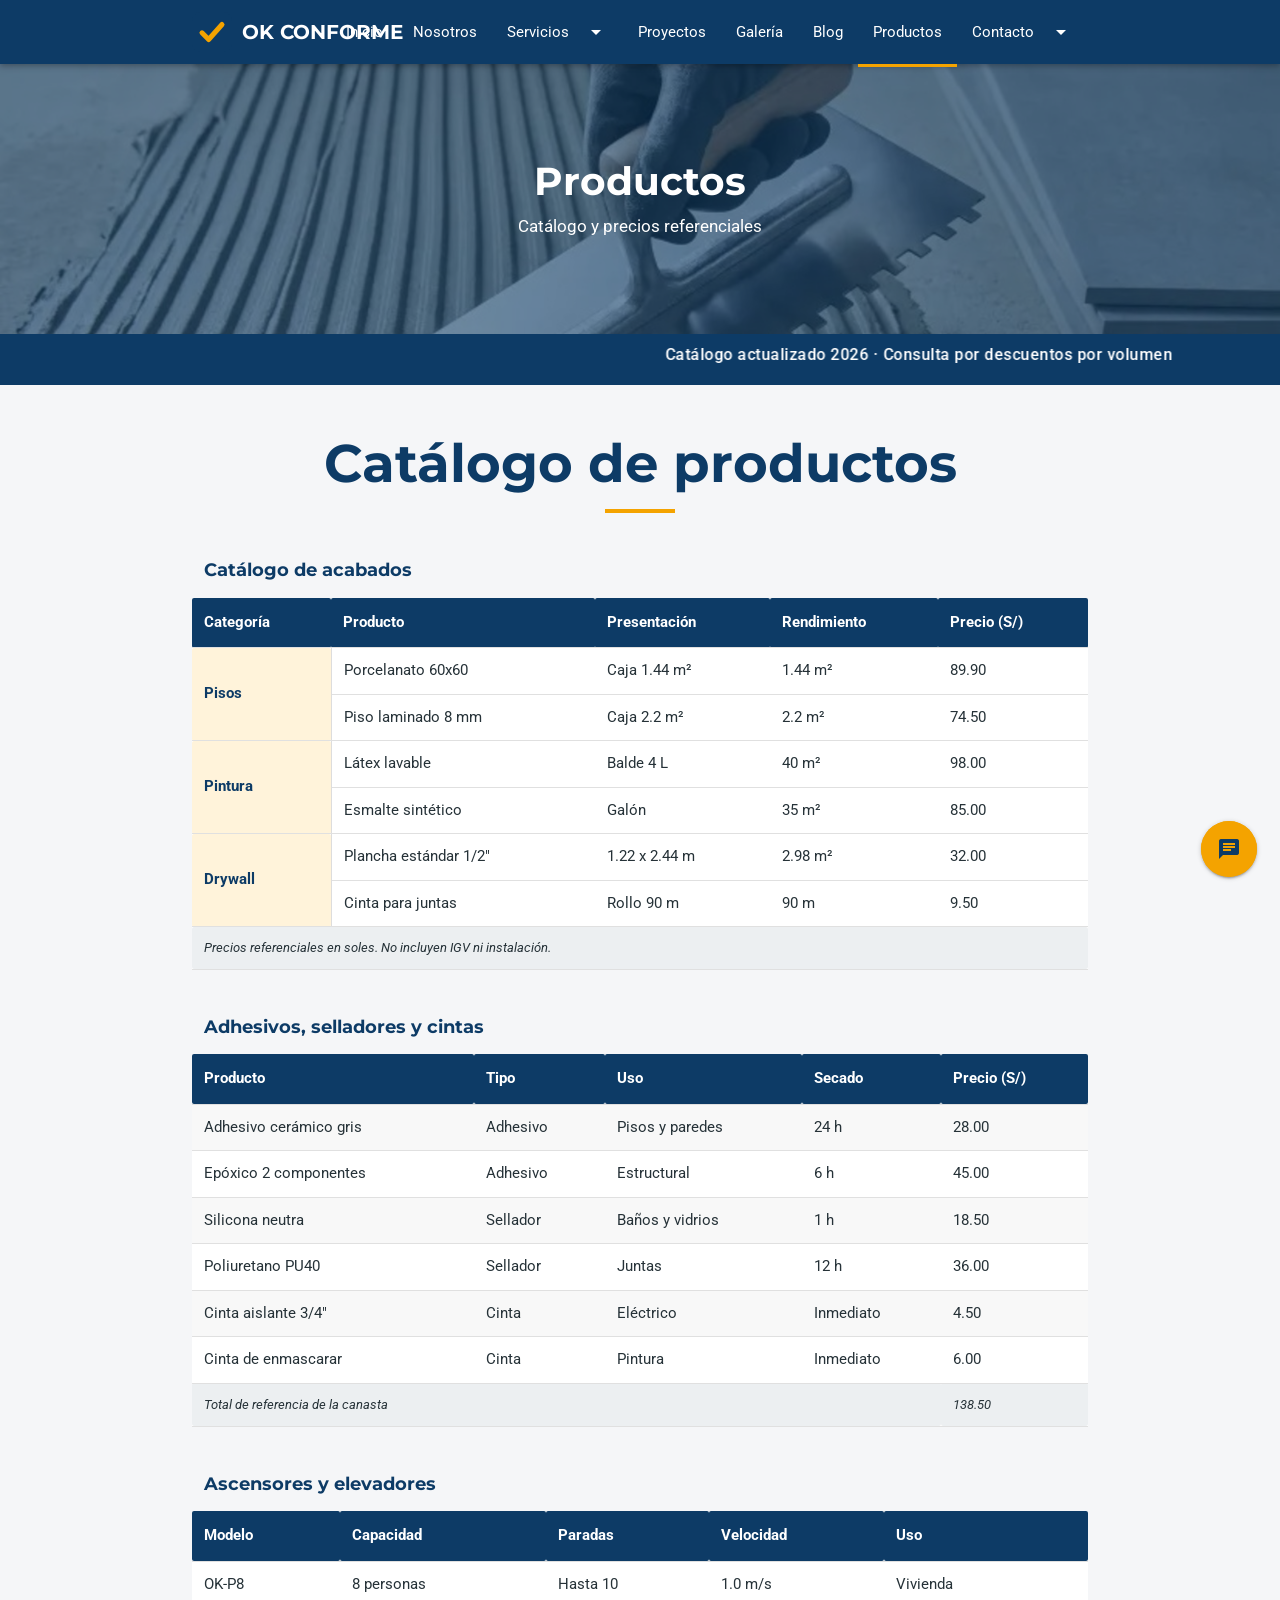
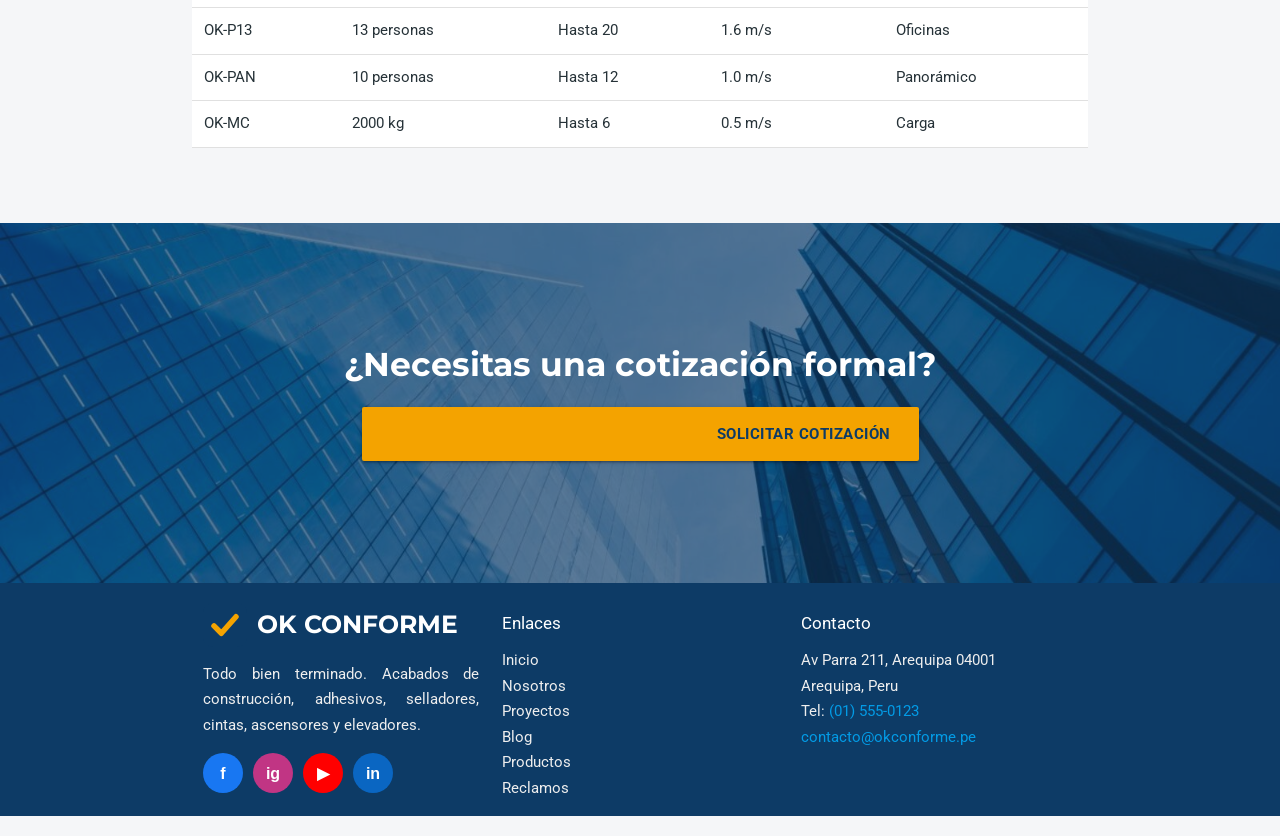
<file: productos.html>
<!DOCTYPE html>
<html lang="es">
    <head>
        <meta charset="UTF-8">
        <meta name="viewport" content="width=device-width, initial-scale=1.0">
        <meta name="description" content="Catálogo con precios referenciales de acabados, adhesivos, selladores, cintas y ascensores.">
        <meta name="keywords" content="catálogo, precios, productos">
        <meta name="author" content="Grupo 05">
        <title>Productos | OK CONFORME</title>
        <link rel="icon" type="image/svg+xml" href="imagenes/favicon.svg">
        <link rel="stylesheet" href="https://fonts.googleapis.com/icon?family=Material+Icons">
        <link rel="stylesheet" href="https://fonts.googleapis.com/css2?family=Montserrat:wght@600;700&family=Roboto:wght@300;400;500&display=swap">
        <link rel="stylesheet" href="https://cdnjs.cloudflare.com/ajax/libs/materialize/1.0.0/css/materialize.min.css">
        <link rel="stylesheet" href="css/estilos.css">
        <link rel="stylesheet" href="css/estilos-less.css">
        <link rel="stylesheet" href="css/estilos-sass.css">
    </head>
    <body>
        <ul id="drop-servicios" class="dropdown-content"><li><a href="acabados.html">Acabados</a></li><li><a href="adhesivos.html">Adhesivos</a></li><li><a href="selladores.html">Selladores</a></li><li><a href="cintas.html">Cintas</a></li><li><a href="ascensores.html">Ascensores</a></li><li><a href="elevadores.html">Elevadores</a></li></ul>
        <ul id="drop-contacto" class="dropdown-content"><li><a href="contacto.html">Contacto</a></li><li><a href="clientes.html">Clientes y reclamos</a></li></ul>
        <header>
            <div class="navbar-fixed">
                <nav class="navbar-azul" role="navigation">
                    <div class="nav-wrapper container">
                        <a href="index.html" class="brand-logo"><img src="imagenes/logo.svg" alt="Logo OK CONFORME"><span>OK CONFORME</span></a>
                        <a href="#" data-target="menu-movil" class="sidenav-trigger"><i class="material-icons">menu</i></a>
                        <ul class="right hide-on-med-and-down">
                            <li class=""><a href="index.html">Inicio</a></li><li class=""><a href="nosotros.html">Nosotros</a></li>
                            <li class=""><a class="dropdown-trigger" href="#!" data-target="drop-servicios">Servicios<i class="material-icons right">arrow_drop_down</i></a></li>
                            <li class=""><a href="proyectos.html">Proyectos</a></li><li class=""><a href="galeria.html">Galería</a></li><li class=""><a href="blog.html">Blog</a></li><li class="active"><a href="productos.html">Productos</a></li>
                            <li class=""><a class="dropdown-trigger" href="#!" data-target="drop-contacto">Contacto<i class="material-icons right">arrow_drop_down</i></a></li>
                        </ul>
                    </div>
                </nav>
            </div>
            <ul class="sidenav" id="menu-movil"><li><a href="index.html">Inicio</a></li><li><a href="nosotros.html">Nosotros</a></li><li><a href="acabados.html">Acabados</a></li><li><a href="adhesivos.html">Adhesivos</a></li><li><a href="selladores.html">Selladores</a></li><li><a href="cintas.html">Cintas</a></li><li><a href="ascensores.html">Ascensores</a></li><li><a href="elevadores.html">Elevadores</a></li><li><a href="proyectos.html">Proyectos</a></li><li><a href="galeria.html">Galería</a></li><li><a href="blog.html">Blog</a></li><li><a href="productos.html">Productos</a></li><li><a href="contacto.html">Contacto</a></li><li><a href="clientes.html">Clientes y reclamos</a></li></ul>
        </header>
        <main>
            <div class="parallax-container banner">
                <div class="banner-texto"><h1>Productos</h1><p>Catálogo y precios referenciales</p></div>
                <div class="parallax"><img src="imagenes/banner-adhesivos.jpg" alt="Productos"></div>
            </div>
            <section class="marquee-oferta"><marquee behavior="alternate" scrollamount="5" onmouseover="this.stop()" onmouseout="this.start()">Catálogo actualizado 2026 &middot; Consulta por descuentos por volumen</marquee></section><section class="seccion"><div class="container"><h2>Catálogo de productos</h2><div class="tabla-wrap"><table class="tabla-producto highlight responsive-table"><caption>Catálogo de acabados</caption>
                            <thead><tr><th>Categoría</th><th>Producto</th><th>Presentación</th><th>Rendimiento</th><th>Precio (S/)</th></tr></thead>
                            <tbody>
                                <tr><th rowspan="2" scope="rowgroup">Pisos</th><td>Porcelanato 60x60</td><td>Caja 1.44 m&sup2;</td><td>1.44 m&sup2;</td><td>89.90</td></tr>
                                <tr><td>Piso laminado 8 mm</td><td>Caja 2.2 m&sup2;</td><td>2.2 m&sup2;</td><td>74.50</td></tr>
                                <tr><th rowspan="2" scope="rowgroup">Pintura</th><td>Látex lavable</td><td>Balde 4 L</td><td>40 m&sup2;</td><td>98.00</td></tr>
                                <tr><td>Esmalte sintético</td><td>Galón</td><td>35 m&sup2;</td><td>85.00</td></tr>
                                <tr><th rowspan="2" scope="rowgroup">Drywall</th><td>Plancha estándar 1/2"</td><td>1.22 x 2.44 m</td><td>2.98 m&sup2;</td><td>32.00</td></tr>
                                <tr><td>Cinta para juntas</td><td>Rollo 90 m</td><td>90 m</td><td>9.50</td></tr>
                            </tbody>
                            <tfoot><tr><td colspan="5">Precios referenciales en soles. No incluyen IGV ni instalación.</td></tr></tfoot></table></div><div class="tabla-wrap"><table class="tabla-producto striped responsive-table"><caption>Adhesivos, selladores y cintas</caption>
                            <thead><tr><th>Producto</th><th>Tipo</th><th>Uso</th><th>Secado</th><th>Precio (S/)</th></tr></thead>
                            <tbody>
                                <tr><td>Adhesivo cerámico gris</td><td>Adhesivo</td><td>Pisos y paredes</td><td>24 h</td><td>28.00</td></tr>
                                <tr><td>Epóxico 2 componentes</td><td>Adhesivo</td><td>Estructural</td><td>6 h</td><td>45.00</td></tr>
                                <tr><td>Silicona neutra</td><td>Sellador</td><td>Baños y vidrios</td><td>1 h</td><td>18.50</td></tr>
                                <tr><td>Poliuretano PU40</td><td>Sellador</td><td>Juntas</td><td>12 h</td><td>36.00</td></tr>
                                <tr><td>Cinta aislante 3/4"</td><td>Cinta</td><td>Eléctrico</td><td>Inmediato</td><td>4.50</td></tr>
                                <tr><td>Cinta de enmascarar</td><td>Cinta</td><td>Pintura</td><td>Inmediato</td><td>6.00</td></tr>
                            </tbody>
                            <tfoot><tr><td colspan="4">Total de referencia de la canasta</td><td>138.50</td></tr></tfoot></table></div><div class="tabla-wrap"><table class="tabla-producto highlight responsive-table"><caption>Ascensores y elevadores</caption>
                            <thead><tr><th>Modelo</th><th>Capacidad</th><th>Paradas</th><th>Velocidad</th><th>Uso</th></tr></thead>
                            <tbody>
                                <tr><td>OK-P8</td><td>8 personas</td><td>Hasta 10</td><td>1.0 m/s</td><td>Vivienda</td></tr>
                                <tr><td>OK-P13</td><td>13 personas</td><td>Hasta 20</td><td>1.6 m/s</td><td>Oficinas</td></tr>
                                <tr><td>OK-PAN</td><td>10 personas</td><td>Hasta 12</td><td>1.0 m/s</td><td>Panorámico</td></tr>
                                <tr><td>OK-MC</td><td>2000 kg</td><td>Hasta 6</td><td>0.5 m/s</td><td>Carga</td></tr>
                            </tbody></table></div></div></section><div class="parallax-container cta">
                <div class="cta-texto white-text"><h2>¿Necesitas una cotización formal?</h2><a class="btn-large waves-effect waves-light btn-naranja" href="contacto.html"><i class="material-icons left">request_quote</i>Solicitar cotización</a></div>
                <div class="parallax"><img src="imagenes/fondo-parallax.jpg" alt="Fachada de vidrio"></div>
            </div>
        </main>
        <div class="fixed-action-btn"><a class="btn-floating btn-large pulse tooltipped" data-position="left" data-tooltip="Cotiza aquí" href="contacto.html"><i class="large material-icons">chat</i></a></div>
        <footer class="page-footer">
            <div class="container">
                <div class="row">
                    <div class="col s12 m4">
                        <div class="pie-logo"><img src="imagenes/logo.svg" alt="Logo OK CONFORME"><h5 class="sin-margen">OK CONFORME</h5></div>
                        <p class="grey-text text-lighten-3">Todo bien terminado. Acabados de construcción, adhesivos, selladores, cintas, ascensores y elevadores.</p>
                        <div class="redes">
                            <a class="tooltipped" data-tooltip="Facebook" href="https://www.facebook.com" target="_blank" rel="noopener"><img src="imagenes/red-facebook.svg" alt="Facebook"></a>
                            <a class="tooltipped" data-tooltip="Instagram" href="https://www.instagram.com" target="_blank" rel="noopener"><img src="imagenes/red-instagram.svg" alt="Instagram"></a>
                            <a class="tooltipped" data-tooltip="YouTube" href="https://www.youtube.com" target="_blank" rel="noopener"><img src="imagenes/red-youtube.svg" alt="YouTube"></a>
                            <a class="tooltipped" data-tooltip="LinkedIn" href="https://www.linkedin.com" target="_blank" rel="noopener"><img src="imagenes/red-linkedin.svg" alt="LinkedIn"></a>
                        </div>
                    </div>
                    <div class="col s6 m4">
                        <h6>Enlaces</h6>
                        <ul>
                            <li><a class="grey-text text-lighten-3" href="index.html">Inicio</a></li>
                            <li><a class="grey-text text-lighten-3" href="nosotros.html">Nosotros</a></li>
                            <li><a class="grey-text text-lighten-3" href="proyectos.html">Proyectos</a></li>
                            <li><a class="grey-text text-lighten-3" href="blog.html">Blog</a></li>
                            <li><a class="grey-text text-lighten-3" href="productos.html">Productos</a></li>
                            <li><a class="grey-text text-lighten-3" href="clientes.html">Reclamos</a></li>
                        </ul>
                    </div>
                    <div class="col s6 m4">
                        <h6>Contacto</h6>
                        <ul class="grey-text text-lighten-3">
                            <li>Av Parra 211, Arequipa 04001<br>Arequipa, Peru</li>
                            <li>Tel: <a href="tel:+5115550123">(01) 555-0123</a></li>
                            <li><a href="mailto:contacto@okconforme.pe">contacto@okconforme.pe</a></li>
                        </ul>
                    </div>
                </div>
            </div>
        </footer>
        <script src="https://cdnjs.cloudflare.com/ajax/libs/materialize/1.0.0/js/materialize.min.js"></script>
        <script src="js/main.js"></script>

    </body>
</html>
</file>
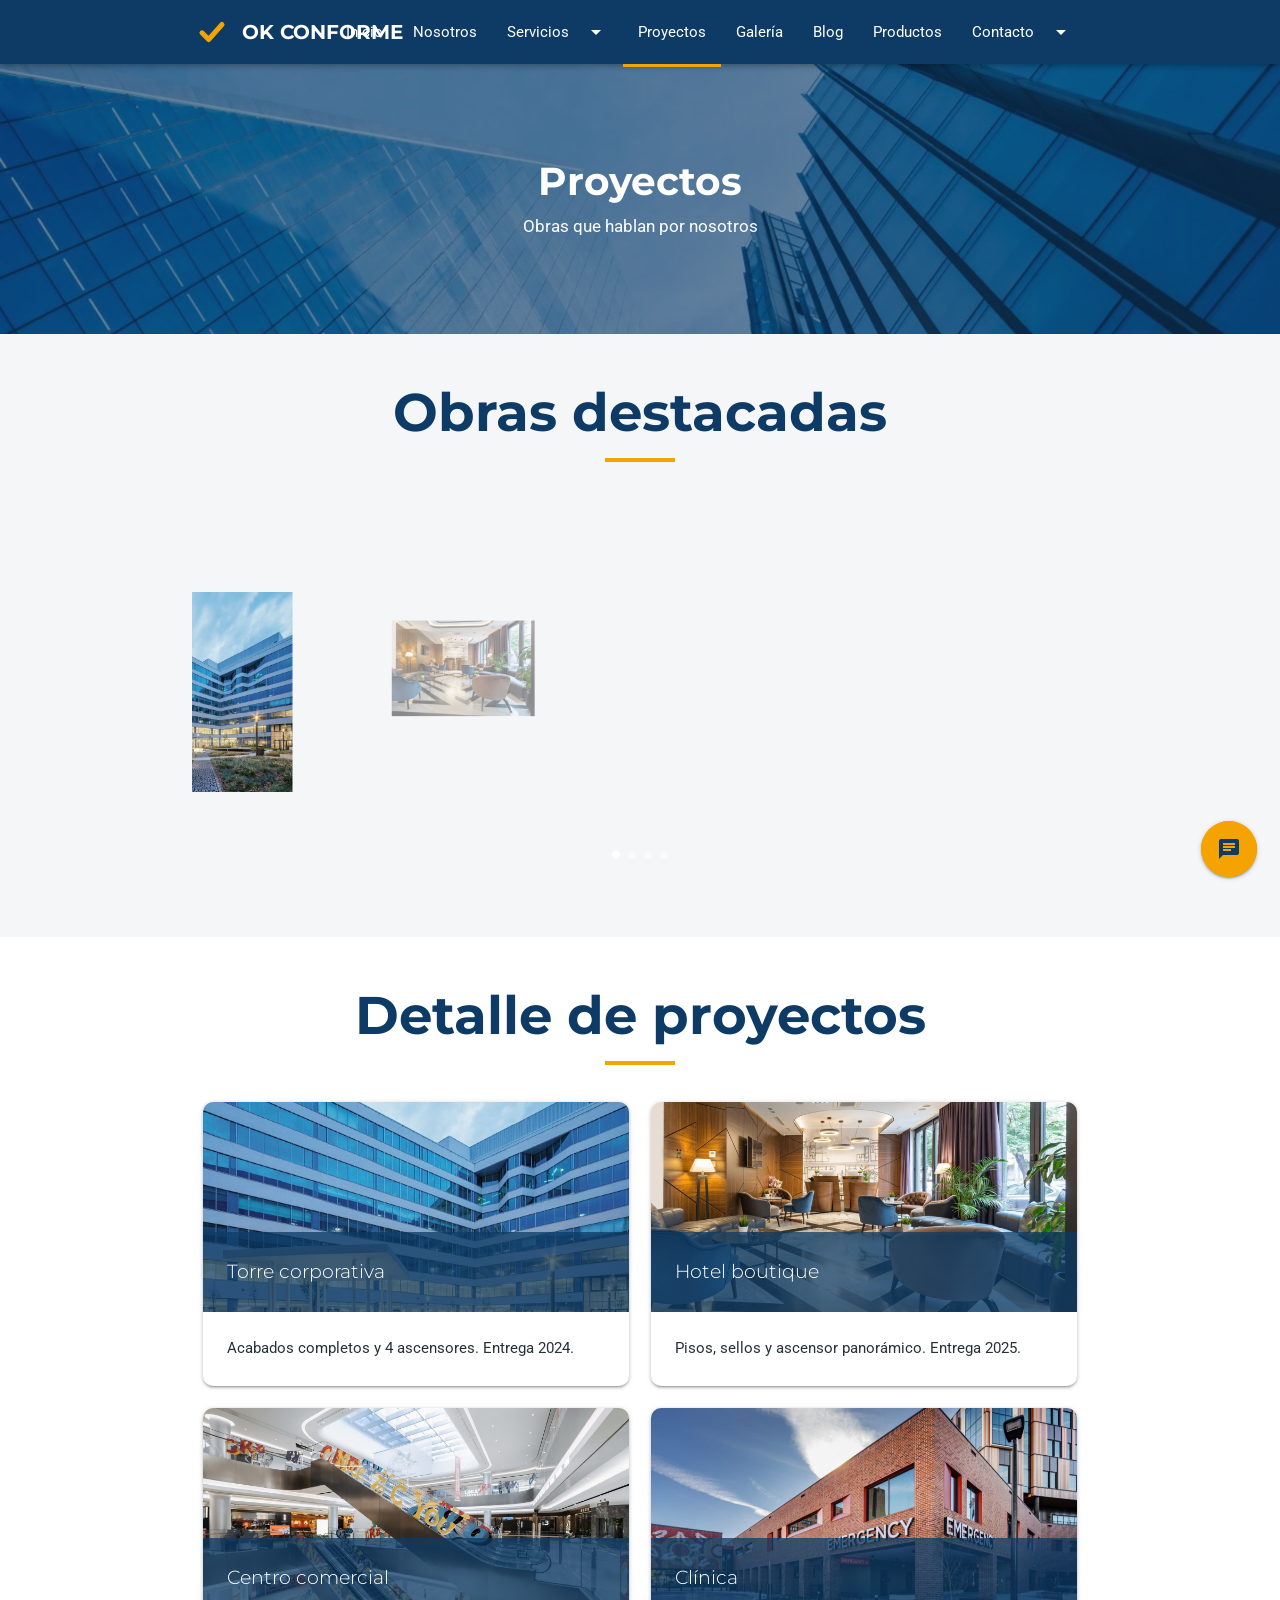
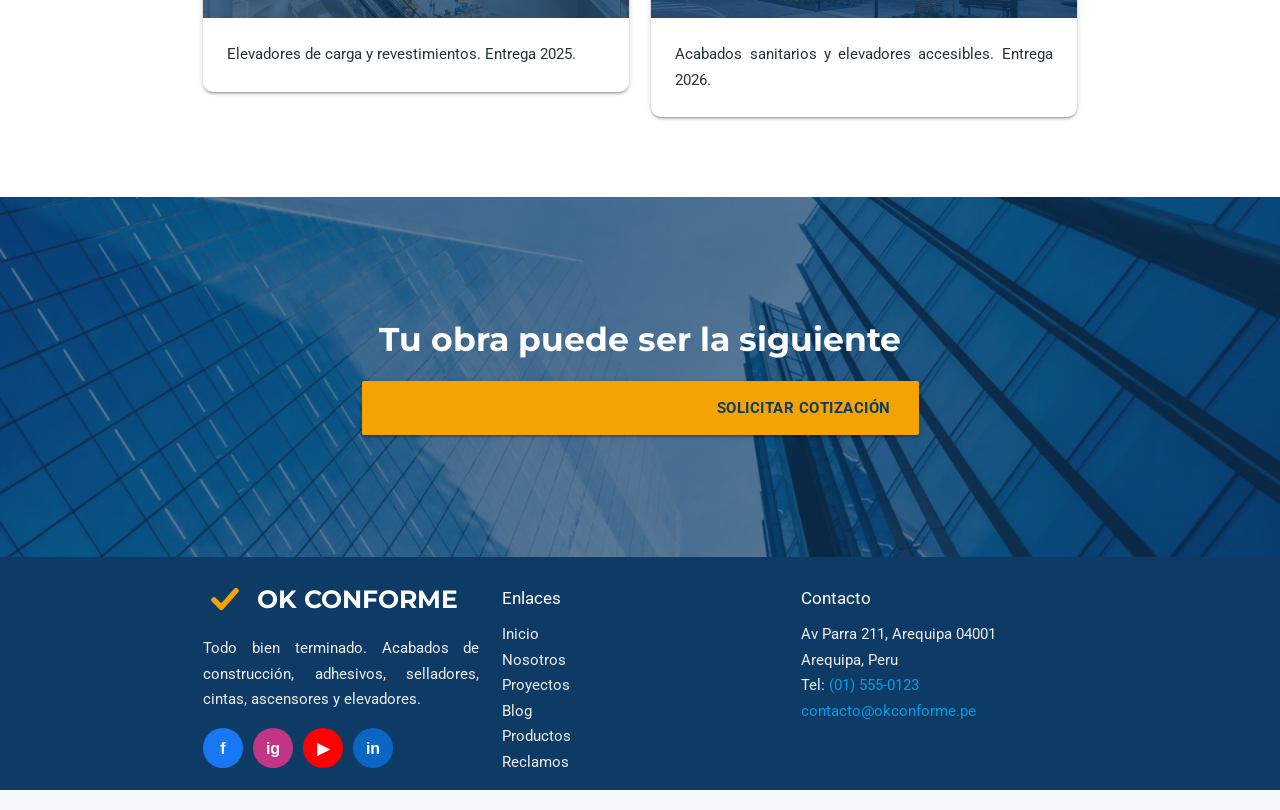
<file: proyectos.html>
<!DOCTYPE html>
<html lang="es">
    <head>
        <meta charset="UTF-8">
        <meta name="viewport" content="width=device-width, initial-scale=1.0">
        <meta name="description" content="Portafolio de obras de OK CONFORME.">
        <meta name="keywords" content="proyectos, portafolio, obras">
        <meta name="author" content="Grupo 05">
        <title>Proyectos | OK CONFORME</title>
        <link rel="icon" type="image/svg+xml" href="imagenes/favicon.svg">
        <link rel="stylesheet" href="https://fonts.googleapis.com/icon?family=Material+Icons">
        <link rel="stylesheet" href="https://fonts.googleapis.com/css2?family=Montserrat:wght@600;700&family=Roboto:wght@300;400;500&display=swap">
        <link rel="stylesheet" href="https://cdnjs.cloudflare.com/ajax/libs/materialize/1.0.0/css/materialize.min.css">
        <link rel="stylesheet" href="css/estilos.css">
        <link rel="stylesheet" href="css/estilos-less.css">
        <link rel="stylesheet" href="css/estilos-sass.css">
    </head>
    <body>
        <ul id="drop-servicios" class="dropdown-content"><li><a href="acabados.html">Acabados</a></li><li><a href="adhesivos.html">Adhesivos</a></li><li><a href="selladores.html">Selladores</a></li><li><a href="cintas.html">Cintas</a></li><li><a href="ascensores.html">Ascensores</a></li><li><a href="elevadores.html">Elevadores</a></li></ul>
        <ul id="drop-contacto" class="dropdown-content"><li><a href="contacto.html">Contacto</a></li><li><a href="clientes.html">Clientes y reclamos</a></li></ul>
        <header>
            <div class="navbar-fixed">
                <nav class="navbar-azul" role="navigation">
                    <div class="nav-wrapper container">
                        <a href="index.html" class="brand-logo"><img src="imagenes/logo.svg" alt="Logo OK CONFORME"><span>OK CONFORME</span></a>
                        <a href="#" data-target="menu-movil" class="sidenav-trigger"><i class="material-icons">menu</i></a>
                        <ul class="right hide-on-med-and-down">
                            <li class=""><a href="index.html">Inicio</a></li><li class=""><a href="nosotros.html">Nosotros</a></li>
                            <li class=""><a class="dropdown-trigger" href="#!" data-target="drop-servicios">Servicios<i class="material-icons right">arrow_drop_down</i></a></li>
                            <li class="active"><a href="proyectos.html">Proyectos</a></li><li class=""><a href="galeria.html">Galería</a></li><li class=""><a href="blog.html">Blog</a></li><li class=""><a href="productos.html">Productos</a></li>
                            <li class=""><a class="dropdown-trigger" href="#!" data-target="drop-contacto">Contacto<i class="material-icons right">arrow_drop_down</i></a></li>
                        </ul>
                    </div>
                </nav>
            </div>
            <ul class="sidenav" id="menu-movil"><li><a href="index.html">Inicio</a></li><li><a href="nosotros.html">Nosotros</a></li><li><a href="acabados.html">Acabados</a></li><li><a href="adhesivos.html">Adhesivos</a></li><li><a href="selladores.html">Selladores</a></li><li><a href="cintas.html">Cintas</a></li><li><a href="ascensores.html">Ascensores</a></li><li><a href="elevadores.html">Elevadores</a></li><li><a href="proyectos.html">Proyectos</a></li><li><a href="galeria.html">Galería</a></li><li><a href="blog.html">Blog</a></li><li><a href="productos.html">Productos</a></li><li><a href="contacto.html">Contacto</a></li><li><a href="clientes.html">Clientes y reclamos</a></li></ul>
        </header>
        <main>
            <div class="parallax-container banner">
                <div class="banner-texto"><h1>Proyectos</h1><p>Obras que hablan por nosotros</p></div>
                <div class="parallax"><img src="imagenes/fondo-parallax.jpg" alt="Proyectos"></div>
            </div>
            <section class="seccion"><div class="container"><h2>Obras destacadas</h2><div class="carousel">
                        <a class="carousel-item" href="proyectos.html"><img src="imagenes/proyecto-edificio.jpg" alt="Edificio corporativo"></a>
                        <a class="carousel-item" href="proyectos.html"><img src="imagenes/proyecto-hotel.jpg" alt="Hotel"></a>
                        <a class="carousel-item" href="proyectos.html"><img src="imagenes/proyecto-centro-comercial.jpg" alt="Centro comercial"></a>
                        <a class="carousel-item" href="proyectos.html"><img src="imagenes/proyecto-hospital.jpg" alt="Hospital"></a>
                    </div></div></section><section class="seccion alterna"><div class="container"><h2>Detalle de proyectos</h2><div class="row"><div class="col s12 m6"><div class="card hoverable tarjeta-servicio scale-transition scale-out"><div class="card-image"><img src="imagenes/proyecto-edificio.jpg" alt="Torre corporativa"><span class="card-title">Torre corporativa</span></div><div class="card-content"><p>Acabados completos y 4 ascensores. Entrega 2024.</p></div></div></div><div class="col s12 m6"><div class="card hoverable tarjeta-servicio scale-transition scale-out"><div class="card-image"><img src="imagenes/proyecto-hotel.jpg" alt="Hotel boutique"><span class="card-title">Hotel boutique</span></div><div class="card-content"><p>Pisos, sellos y ascensor panorámico. Entrega 2025.</p></div></div></div><div class="col s12 m6"><div class="card hoverable tarjeta-servicio scale-transition scale-out"><div class="card-image"><img src="imagenes/proyecto-centro-comercial.jpg" alt="Centro comercial"><span class="card-title">Centro comercial</span></div><div class="card-content"><p>Elevadores de carga y revestimientos. Entrega 2025.</p></div></div></div><div class="col s12 m6"><div class="card hoverable tarjeta-servicio scale-transition scale-out"><div class="card-image"><img src="imagenes/proyecto-hospital.jpg" alt="Clínica"><span class="card-title">Clínica</span></div><div class="card-content"><p>Acabados sanitarios y elevadores accesibles. Entrega 2026.</p></div></div></div></div></div></section><div class="parallax-container cta">
                <div class="cta-texto white-text"><h2>Tu obra puede ser la siguiente</h2><a class="btn-large waves-effect waves-light btn-naranja" href="contacto.html"><i class="material-icons left">request_quote</i>Solicitar cotización</a></div>
                <div class="parallax"><img src="imagenes/fondo-parallax.jpg" alt="Fachada de vidrio"></div>
            </div>
        </main>
        <div class="fixed-action-btn"><a class="btn-floating btn-large pulse tooltipped" data-position="left" data-tooltip="Cotiza aquí" href="contacto.html"><i class="large material-icons">chat</i></a></div>
        <footer class="page-footer">
            <div class="container">
                <div class="row">
                    <div class="col s12 m4">
                        <div class="pie-logo"><img src="imagenes/logo.svg" alt="Logo OK CONFORME"><h5 class="sin-margen">OK CONFORME</h5></div>
                        <p class="grey-text text-lighten-3">Todo bien terminado. Acabados de construcción, adhesivos, selladores, cintas, ascensores y elevadores.</p>
                        <div class="redes">
                            <a class="tooltipped" data-tooltip="Facebook" href="https://www.facebook.com" target="_blank" rel="noopener"><img src="imagenes/red-facebook.svg" alt="Facebook"></a>
                            <a class="tooltipped" data-tooltip="Instagram" href="https://www.instagram.com" target="_blank" rel="noopener"><img src="imagenes/red-instagram.svg" alt="Instagram"></a>
                            <a class="tooltipped" data-tooltip="YouTube" href="https://www.youtube.com" target="_blank" rel="noopener"><img src="imagenes/red-youtube.svg" alt="YouTube"></a>
                            <a class="tooltipped" data-tooltip="LinkedIn" href="https://www.linkedin.com" target="_blank" rel="noopener"><img src="imagenes/red-linkedin.svg" alt="LinkedIn"></a>
                        </div>
                    </div>
                    <div class="col s6 m4">
                        <h6>Enlaces</h6>
                        <ul>
                            <li><a class="grey-text text-lighten-3" href="index.html">Inicio</a></li>
                            <li><a class="grey-text text-lighten-3" href="nosotros.html">Nosotros</a></li>
                            <li><a class="grey-text text-lighten-3" href="proyectos.html">Proyectos</a></li>
                            <li><a class="grey-text text-lighten-3" href="blog.html">Blog</a></li>
                            <li><a class="grey-text text-lighten-3" href="productos.html">Productos</a></li>
                            <li><a class="grey-text text-lighten-3" href="clientes.html">Reclamos</a></li>
                        </ul>
                    </div>
                    <div class="col s6 m4">
                        <h6>Contacto</h6>
                        <ul class="grey-text text-lighten-3">
                            <li>Av Parra 211, Arequipa 04001<br>Arequipa, Peru</li>
                            <li>Tel: <a href="tel:+5115550123">(01) 555-0123</a></li>
                            <li><a href="mailto:contacto@okconforme.pe">contacto@okconforme.pe</a></li>
                        </ul>
                    </div>
                </div>
            </div>
        </footer>
        <script src="https://cdnjs.cloudflare.com/ajax/libs/materialize/1.0.0/js/materialize.min.js"></script>
        <script src="js/main.js"></script>
    </body>
</html>
</file>
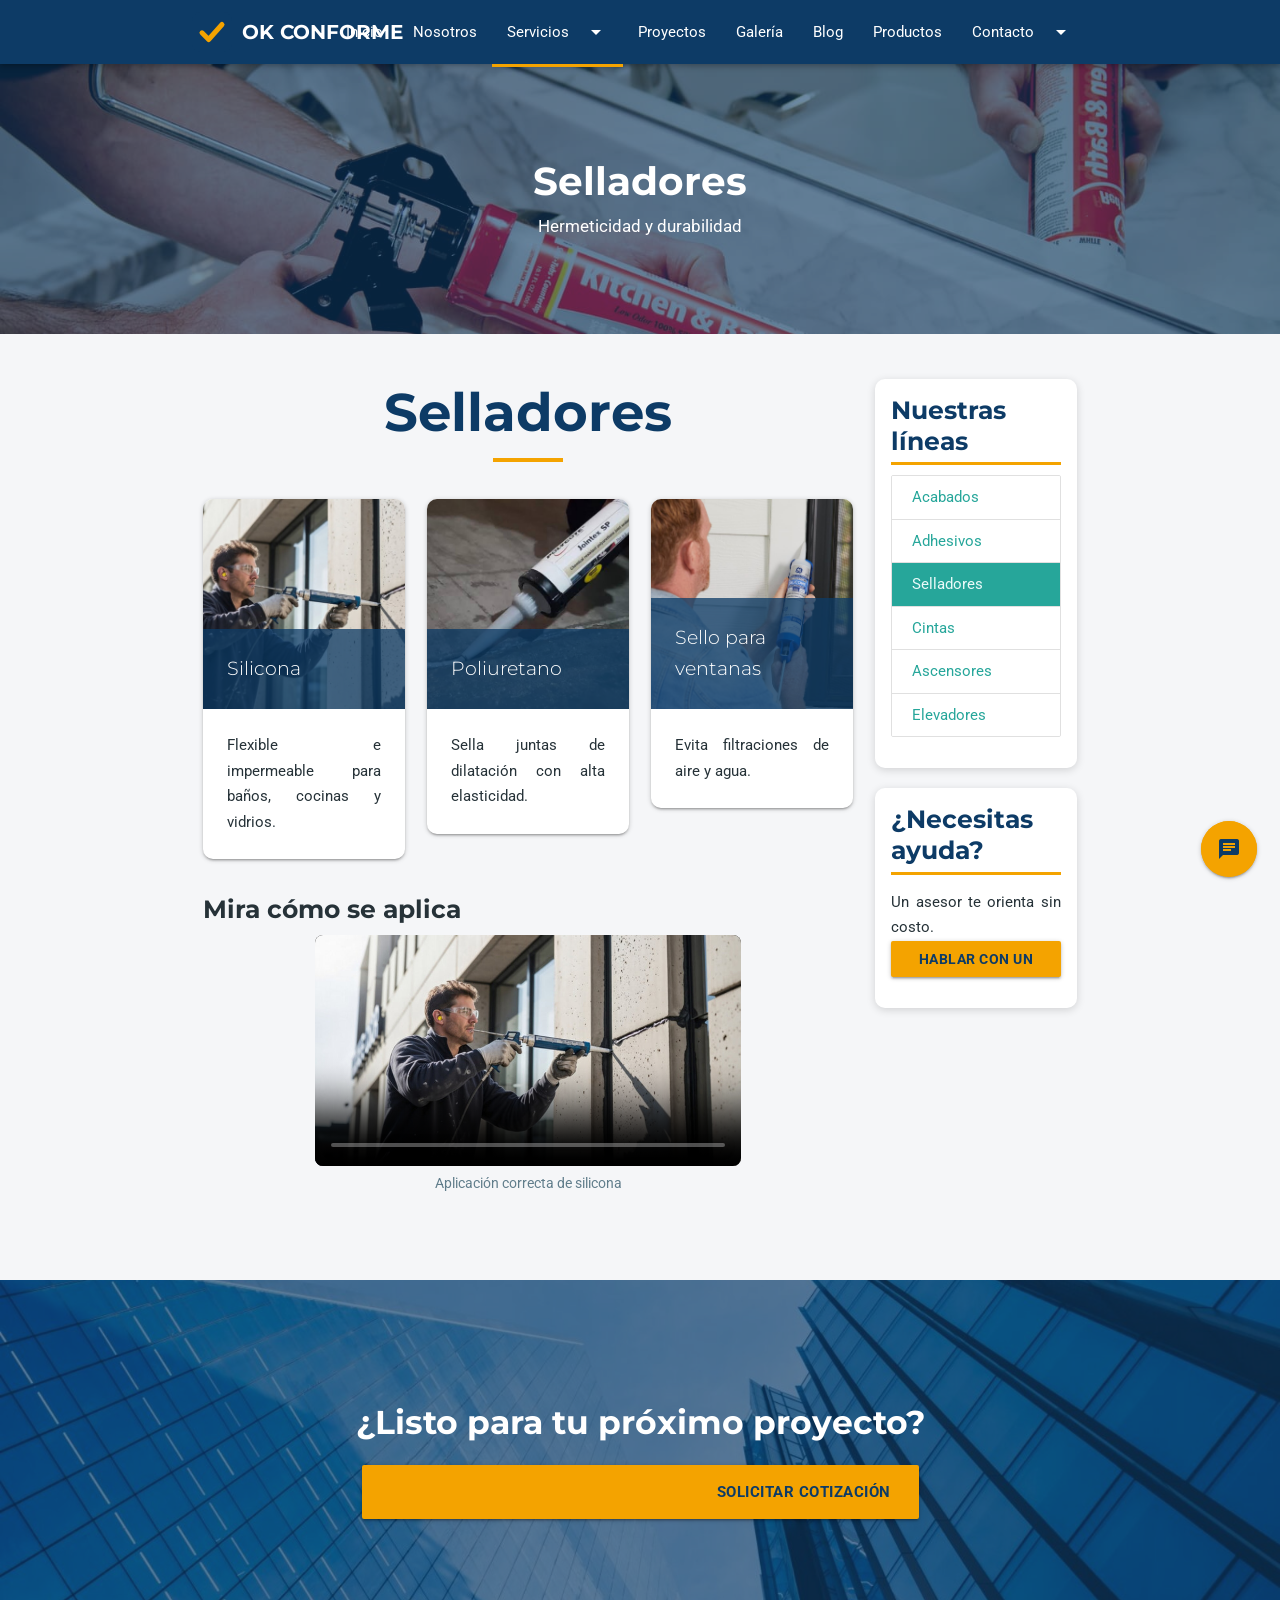
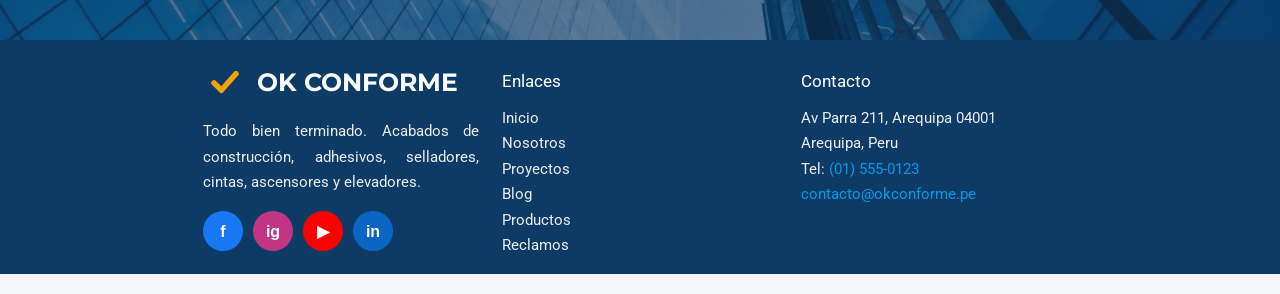
<file: selladores.html>
<!DOCTYPE html>
<html lang="es">
    <head>
        <meta charset="UTF-8">
        <meta name="viewport" content="width=device-width, initial-scale=1.0">
        <meta name="description" content="Siliconas y poliuretanos para sellar juntas y ventanas.">
        <meta name="keywords" content="selladores, silicona, poliuretano">
        <meta name="author" content="Grupo 05">
        <title>Selladores | OK CONFORME</title>
        <link rel="icon" type="image/svg+xml" href="imagenes/favicon.svg">
        <link rel="stylesheet" href="https://fonts.googleapis.com/icon?family=Material+Icons">
        <link rel="stylesheet" href="https://fonts.googleapis.com/css2?family=Montserrat:wght@600;700&family=Roboto:wght@300;400;500&display=swap">
        <link rel="stylesheet" href="https://cdnjs.cloudflare.com/ajax/libs/materialize/1.0.0/css/materialize.min.css">
        <link rel="stylesheet" href="css/estilos.css">
        <link rel="stylesheet" href="css/estilos-less.css">
        <link rel="stylesheet" href="css/estilos-sass.css">
    </head>
    <body>
        <ul id="drop-servicios" class="dropdown-content"><li><a href="acabados.html">Acabados</a></li><li><a href="adhesivos.html">Adhesivos</a></li><li><a href="selladores.html">Selladores</a></li><li><a href="cintas.html">Cintas</a></li><li><a href="ascensores.html">Ascensores</a></li><li><a href="elevadores.html">Elevadores</a></li></ul>
        <ul id="drop-contacto" class="dropdown-content"><li><a href="contacto.html">Contacto</a></li><li><a href="clientes.html">Clientes y reclamos</a></li></ul>
        <header>
            <div class="navbar-fixed">
                <nav class="navbar-azul" role="navigation">
                    <div class="nav-wrapper container">
                        <a href="index.html" class="brand-logo"><img src="imagenes/logo.svg" alt="Logo OK CONFORME"><span>OK CONFORME</span></a>
                        <a href="#" data-target="menu-movil" class="sidenav-trigger"><i class="material-icons">menu</i></a>
                        <ul class="right hide-on-med-and-down">
                            <li class=""><a href="index.html">Inicio</a></li><li class=""><a href="nosotros.html">Nosotros</a></li>
                            <li class="active"><a class="dropdown-trigger" href="#!" data-target="drop-servicios">Servicios<i class="material-icons right">arrow_drop_down</i></a></li>
                            <li class=""><a href="proyectos.html">Proyectos</a></li><li class=""><a href="galeria.html">Galería</a></li><li class=""><a href="blog.html">Blog</a></li><li class=""><a href="productos.html">Productos</a></li>
                            <li class=""><a class="dropdown-trigger" href="#!" data-target="drop-contacto">Contacto<i class="material-icons right">arrow_drop_down</i></a></li>
                        </ul>
                    </div>
                </nav>
            </div>
            <ul class="sidenav" id="menu-movil"><li><a href="index.html">Inicio</a></li><li><a href="nosotros.html">Nosotros</a></li><li><a href="acabados.html">Acabados</a></li><li><a href="adhesivos.html">Adhesivos</a></li><li><a href="selladores.html">Selladores</a></li><li><a href="cintas.html">Cintas</a></li><li><a href="ascensores.html">Ascensores</a></li><li><a href="elevadores.html">Elevadores</a></li><li><a href="proyectos.html">Proyectos</a></li><li><a href="galeria.html">Galería</a></li><li><a href="blog.html">Blog</a></li><li><a href="productos.html">Productos</a></li><li><a href="contacto.html">Contacto</a></li><li><a href="clientes.html">Clientes y reclamos</a></li></ul>
        </header>
        <main>
            <div class="parallax-container banner">
                <div class="banner-texto"><h1>Selladores</h1><p>Hermeticidad y durabilidad</p></div>
                <div class="parallax"><img src="imagenes/banner-selladores.jpg" alt="Selladores"></div>
            </div>
            <section class="seccion"><div class="container"><div class="row"><div class="col s12 l9"><h2>Selladores</h2><div class="row"><div class="col s12 m6 l4"><div class="card hoverable tarjeta-servicio scale-transition scale-out"><div class="card-image"><img src="imagenes/sellador-silicona.jpg" alt="Silicona"><span class="card-title">Silicona</span></div><div class="card-content"><p>Flexible e impermeable para baños, cocinas y vidrios.</p></div></div></div><div class="col s12 m6 l4"><div class="card hoverable tarjeta-servicio scale-transition scale-out"><div class="card-image"><img src="imagenes/sellador-poliuretano.jpg" alt="Poliuretano"><span class="card-title">Poliuretano</span></div><div class="card-content"><p>Sella juntas de dilatación con alta elasticidad.</p></div></div></div><div class="col s12 m6 l4"><div class="card hoverable tarjeta-servicio scale-transition scale-out"><div class="card-image"><img src="imagenes/sellador-ventana.jpg" alt="Sello para ventanas"><span class="card-title">Sello para ventanas</span></div><div class="card-content"><p>Evita filtraciones de aire y agua.</p></div></div></div></div><h5>Mira cómo se aplica</h5><div class="row"><div class="col s12 m8 offset-m2 video-caja"><figure><video controls preload="metadata" poster="imagenes/sellador-silicona.jpg"><source src="videos/video-sellador.mp4" type="video/mp4"></video><figcaption>Aplicación correcta de silicona</figcaption></figure></div></div></div><aside class="col s12 l3"><div class="barra-lateral"><h5>Nuestras líneas</h5><div class="collection"><a href="acabados.html" class="collection-item">Acabados</a><a href="adhesivos.html" class="collection-item">Adhesivos</a><a href="selladores.html" class="collection-item active">Selladores</a><a href="cintas.html" class="collection-item">Cintas</a><a href="ascensores.html" class="collection-item">Ascensores</a><a href="elevadores.html" class="collection-item">Elevadores</a></div></div>
                            <div class="barra-lateral"><h5>¿Necesitas ayuda?</h5><p>Un asesor te orienta sin costo.<br><a class="btn btn-naranja waves-effect" href="contacto.html">Hablar con un asesor</a></p></div></aside></div></div></section><div class="parallax-container cta">
                <div class="cta-texto white-text"><h2>¿Listo para tu próximo proyecto?</h2><a class="btn-large waves-effect waves-light btn-naranja" href="contacto.html"><i class="material-icons left">request_quote</i>Solicitar cotización</a></div>
                <div class="parallax"><img src="imagenes/fondo-parallax.jpg" alt="Fachada de vidrio"></div>
            </div>
        </main>
        <div class="fixed-action-btn"><a class="btn-floating btn-large pulse tooltipped" data-position="left" data-tooltip="Cotiza aquí" href="contacto.html"><i class="large material-icons">chat</i></a></div>
        <footer class="page-footer">
            <div class="container">
                <div class="row">
                    <div class="col s12 m4">
                        <div class="pie-logo"><img src="imagenes/logo.svg" alt="Logo OK CONFORME"><h5 class="sin-margen">OK CONFORME</h5></div>
                        <p class="grey-text text-lighten-3">Todo bien terminado. Acabados de construcción, adhesivos, selladores, cintas, ascensores y elevadores.</p>
                        <div class="redes">
                            <a class="tooltipped" data-tooltip="Facebook" href="https://www.facebook.com" target="_blank" rel="noopener"><img src="imagenes/red-facebook.svg" alt="Facebook"></a>
                            <a class="tooltipped" data-tooltip="Instagram" href="https://www.instagram.com" target="_blank" rel="noopener"><img src="imagenes/red-instagram.svg" alt="Instagram"></a>
                            <a class="tooltipped" data-tooltip="YouTube" href="https://www.youtube.com" target="_blank" rel="noopener"><img src="imagenes/red-youtube.svg" alt="YouTube"></a>
                            <a class="tooltipped" data-tooltip="LinkedIn" href="https://www.linkedin.com" target="_blank" rel="noopener"><img src="imagenes/red-linkedin.svg" alt="LinkedIn"></a>
                        </div>
                    </div>
                    <div class="col s6 m4">
                        <h6>Enlaces</h6>
                        <ul>
                            <li><a class="grey-text text-lighten-3" href="index.html">Inicio</a></li>
                            <li><a class="grey-text text-lighten-3" href="nosotros.html">Nosotros</a></li>
                            <li><a class="grey-text text-lighten-3" href="proyectos.html">Proyectos</a></li>
                            <li><a class="grey-text text-lighten-3" href="blog.html">Blog</a></li>
                            <li><a class="grey-text text-lighten-3" href="productos.html">Productos</a></li>
                            <li><a class="grey-text text-lighten-3" href="clientes.html">Reclamos</a></li>
                        </ul>
                    </div>
                    <div class="col s6 m4">
                        <h6>Contacto</h6>
                        <ul class="grey-text text-lighten-3">
                            <li>Av Parra 211, Arequipa 04001<br>Arequipa, Peru</li>
                            <li>Tel: <a href="tel:+5115550123">(01) 555-0123</a></li>
                            <li><a href="mailto:contacto@okconforme.pe">contacto@okconforme.pe</a></li>
                        </ul>
                    </div>
                </div>
            </div>
        </footer>
        <script src="https://cdnjs.cloudflare.com/ajax/libs/materialize/1.0.0/js/materialize.min.js"></script>
        <script src="js/main.js"></script>
    </body>
</html>
</file>
<file: css/estilos.css>
/* CSS tradicional: tipografía, tablas, formularios y multimedia */
html {
    scroll-behavior: smooth;
}

body {
    font-family: 'Roboto', sans-serif;
    font-weight: 400;
    color: #263238;
    background-color: #f5f6f8;
    line-height: 1.7;
}

h1, h2, h3, h4, h5 {
    font-family: 'Montserrat', sans-serif;
    font-weight: 700;
    line-height: 1.25;
}

p {
    text-align: justify;
}
a {
    transition: color 0.3s ease;
}
img {
    max-width: 100%;
    height: auto;
}
blockquote {
    border-left: 5px solid #F4A300;
    background: #fff;
    padding: 12px 20px;
    font-style: italic;
}
mark {
    background: #ffe0a3;
    padding: 0 4px;
}
hr {
    border: 0;
    border-top: 2px solid #F4A300;
    margin: 24px 0;
}

audio {
    width: 100%;
    margin: 10px 0;
}
video {
    width: 100%;
    border-radius: 8px;
    display: block;
    background: #000;
}
iframe {
    width: 100%;
    min-height: 340px;
    border: 0;
    border-radius: 8px;
}
figure {
    margin: 0;
}
figcaption {
    font-size: 0.9rem;
    color: #607d8b;
    text-align: center;
    padding-top: 6px;
}

table.tabla-producto {
    background: #fff;
    border-collapse: collapse;
    width: 100%;
}
table.tabla-producto caption {
    font-family: 'Montserrat', sans-serif;
    font-weight: 700;
    font-size: 1.2rem;
    padding: 12px;
    color: #0D3B66;
    text-align: left;
}
table.tabla-producto thead th {
    background: #0D3B66;
    color: #fff;
    text-align: left;
    padding: 12px;
}
table.tabla-producto tbody th {
    background: #fff3da;
    color: #0D3B66;
    border-right: 1px solid #ddd;
}
table.tabla-producto td, table.tabla-producto th {
    padding: 10px 12px;
    border-bottom: 1px solid #e0e0e0;
}
table.tabla-producto tfoot td {
    background: #eceff1;
    font-size: 0.85rem;
    font-style: italic;
}
table.tabla-producto tbody tr:hover {
    background: #fff8e8;
}

marquee {
    font-size: 1.05rem;
    letter-spacing: 0.5px;
}

input:focus, textarea:focus {
    box-shadow: none;
}
.texto-centrado {
    text-align: center;
}
.sin-margen {
    margin: 0;
}
</file>
<file: css/estilos-less.css>
.bg-azul {
    background-color: #0D3B66 !important;
}
.bg-naranja {
    background-color: #F4A300 !important;
}
.texto-azul {
    color: #0D3B66 !important;
}
.texto-naranja {
    color: #F4A300 !important;
}
nav.navbar-azul {
    background-color: #0D3B66;
    box-shadow: 0 2px 6px rgba(0, 0, 0, 0.3);
}
nav.navbar-azul .brand-logo {
    display: flex;
    align-items: center;
    gap: 10px;
    font-family: 'Montserrat', sans-serif;
    font-weight: 700;
    font-size: 1.3rem;
}
nav.navbar-azul .brand-logo img {
    height: 40px;
    width: 40px;
}
nav.navbar-azul ul a {
    transition: all 0.3s ease;
}
nav.navbar-azul ul a:hover {
    background-color: rgba(244, 163, 0, 0.3);
}
nav.navbar-azul li.active {
    border-bottom: 3px solid #F4A300;
    background-color: transparent;
}
.dropdown-content li > a {
    color: #0D3B66;
}
.sidenav li > a {
    color: #0D3B66;
    font-weight: 500;
}
.btn-naranja {
    background-color: #F4A300;
    color: #0D3B66;
    font-weight: 700;
    transition: all 0.3s ease;
}
.btn-naranja:hover {
    background-color: #c18100;
    transform: scale(1.05);
}
.hero {
    position: relative;
    height: 80vh;
    min-height: 440px;
    overflow: hidden;
    background-color: #0D3B66;
}
.hero .hero-video {
    position: absolute;
    top: 50%;
    left: 50%;
    min-width: 100%;
    min-height: 100%;
    transform: translate(-50%, -50%);
    object-fit: cover;
    z-index: 0;
    border-radius: 0;
}
.hero .hero-contenido {
    position: relative;
    z-index: 2;
    height: 100%;
    display: flex;
    justify-content: center;
    align-items: center;
    flex-direction: column;
    color: #fff;
    text-align: center;
    padding: 0 20px;
    background-color: rgba(13, 59, 102, 0.55);
}
.hero .hero-contenido h1 {
    font-size: 3.2rem;
    text-shadow: 0 3px 10px rgba(0, 0, 0, 0.5);
    margin: 0 0 10px;
}
.hero .hero-contenido p {
    text-align: center;
    font-size: 1.3rem;
    max-width: 720px;
}
.parallax-container.banner {
    height: 270px;
}
.parallax-container.banner .banner-texto {
    position: absolute;
    top: 0;
    left: 0;
    right: 0;
    bottom: 0;
    z-index: 2;
    display: flex;
    justify-content: center;
    align-items: center;
    flex-direction: column;
    background-color: rgba(13, 59, 102, 0.6);
    color: #fff;
    text-align: center;
    padding: 0 16px;
}
.parallax-container.banner .banner-texto h1 {
    font-size: 2.6rem;
    margin: 0;
}
.parallax-container.banner .banner-texto p {
    text-align: center;
    font-size: 1.15rem;
    margin: 6px 0 0;
}
.tarjeta-servicio {
    border-radius: 10px;
    overflow: hidden;
    transition: all 0.3s ease;
}
.tarjeta-servicio .card-title {
    background-color: rgba(13, 59, 102, 0.75);
    width: 100%;
    font-size: 1.25rem;
    font-family: 'Montserrat', sans-serif;
}
.tarjeta-servicio .card-image img {
    height: 210px;
    object-fit: cover;
}
.tarjeta-servicio:hover {
    transform: translateY(-8px) scale(1.02);
    box-shadow: 0 14px 42px rgba(0, 0, 0, 0.3);
}
.cta {
    height: 360px;
}
.cta .cta-texto {
    position: absolute;
    top: 0;
    left: 0;
    right: 0;
    bottom: 0;
    z-index: 2;
    display: flex;
    justify-content: center;
    align-items: center;
    flex-direction: column;
    background-color: rgba(13, 59, 102, 0.65);
    text-align: center;
    padding: 0 16px;
}
.cta .cta-texto h2 {
    font-size: 2.2rem;
    margin-top: 0;
}
.estadistica i {
    color: #F4A300;
    font-size: 3.2rem;
    transition: all 0.3s ease;
}
.estadistica h3 {
    margin: 4px 0;
    color: #0D3B66;
}
.estadistica:hover i {
    transform: rotate(360deg) scale(1.2);
}
.destacado {
    background-color: #fff;
    border-radius: 10px;
    overflow: hidden;
    box-shadow: 0 6px 18px rgba(0, 0, 0, 0.15);
}
.destacado img {
    width: 100%;
    height: 100%;
    object-fit: cover;
    min-height: 280px;
}
.destacado .texto {
    padding: 28px;
}
footer.page-footer {
    background-color: #0D3B66;
}
footer.page-footer h5,
footer.page-footer h6 {
    color: #fff;
}
footer.page-footer a {
    transition: color 0.3s ease;
}
footer.page-footer a:hover {
    color: #F4A300;
}
footer.page-footer .pie-logo {
    display: flex;
    align-items: center;
    gap: 10px;
}
footer.page-footer .pie-logo img {
    width: 44px;
}
.fixed-action-btn .btn-floating {
    background-color: #F4A300;
}
.fixed-action-btn .btn-floating i {
    color: #0D3B66;
}
@media (max-width: 768px) {
    .hero .hero-contenido h1 {
        font-size: 2rem;
    }
    .parallax-container.banner .banner-texto h1 {
        font-size: 1.7rem;
    }
    .cta .cta-texto h2 {
        font-size: 1.5rem;
    }
}
</file>
<file: css/estilos-sass.css>
.cinta-datos .dato, .testimonio, .miembro, .formulario-caja, .barra-lateral, .blog-entrada {
    background-color: #fff;
    border-radius: 10px;
    box-shadow: 0 2px 8px rgba(0, 0, 0, 0.15);
    transition: transform 0.3s ease, box-shadow 0.3s ease;
}

.seccion {
    padding: 3rem 0;
}
.seccion.alterna {
    background-color: #fff;
}
.seccion h2 {
    color: #0D3B66;
    text-align: center;
    margin: 0 0 2rem;
}
.seccion h2::after {
    content: "";
    display: block;
    width: 70px;
    height: 4px;
    background-color: #F4A300;
    margin: 12px auto 0;
}

.galeria-grid {
    display: grid;
    grid-template-columns: repeat(4, 1fr);
    gap: 12px;
}
.galeria-grid img {
    width: 100%;
    height: 220px;
    object-fit: cover;
    border-radius: 8px;
    transition: transform 0.4s ease, filter 0.4s ease;
}
.galeria-grid img:hover {
    transform: scale(1.05) rotate(1deg);
    filter: brightness(1.1);
}
@media (max-width: 992px) {
    .galeria-grid {
        grid-template-columns: repeat(2, 1fr);
    }
}
@media (max-width: 600px) {
    .galeria-grid {
        grid-template-columns: 1fr;
    }
}

.blog-entrada {
    display: flex;
    gap: 16px;
    margin-bottom: 20px;
    overflow: hidden;
}
.blog-entrada img {
    width: 260px;
    object-fit: cover;
}
.blog-entrada .contenido {
    padding: 16px;
}
.blog-entrada .contenido h4 {
    margin-top: 0;
    color: #0D3B66;
}
.blog-entrada:hover {
    transform: translateY(-4px);
}
@media (max-width: 600px) {
    .blog-entrada {
        flex-direction: column;
    }
    .blog-entrada img {
        width: 100%;
        height: 190px;
    }
}

.barra-lateral {
    padding: 16px;
    margin-bottom: 20px;
}
.barra-lateral h5 {
    color: #0D3B66;
    border-bottom: 3px solid #F4A300;
    padding-bottom: 6px;
    margin-top: 0;
}

.etiqueta-primario {
    display: inline-block;
    margin: 2px;
    padding: 3px 12px;
    border-radius: 14px;
    background-color: #0D3B66;
    color: #fff;
    font-size: 0.8rem;
}

.etiqueta-acento {
    display: inline-block;
    margin: 2px;
    padding: 3px 12px;
    border-radius: 14px;
    background-color: #F4A300;
    color: #fff;
    font-size: 0.8rem;
}

.etiqueta-exito {
    display: inline-block;
    margin: 2px;
    padding: 3px 12px;
    border-radius: 14px;
    background-color: #2E7D32;
    color: #fff;
    font-size: 0.8rem;
}

.etiqueta-alerta {
    display: inline-block;
    margin: 2px;
    padding: 3px 12px;
    border-radius: 14px;
    background-color: #C62828;
    color: #fff;
    font-size: 0.8rem;
}

.formulario-caja {
    padding: 1.5rem;
}

.info-contacto {
    list-style: none;
    padding: 0;
    margin: 0;
    display: flex;
    flex-direction: column;
    gap: 14px;
}
.info-contacto li {
    display: flex;
    align-items: center;
    gap: 12px;
}
.info-contacto li i {
    color: #F4A300;
}

.redes {
    display: flex;
    gap: 10px;
}
.redes a {
    width: 40px;
    height: 40px;
    transition: transform 0.4s ease;
}
.redes a:hover {
    transform: rotate(360deg) scale(1.15);
}
.redes a img {
    width: 100%;
    height: 100%;
    display: block;
}

.miembro {
    text-align: center;
    padding: 20px;
}
.miembro img {
    width: 140px;
    height: 140px;
    object-fit: cover;
    border-radius: 50%;
    border: 4px solid #F4A300;
}
.miembro h5 {
    color: #0D3B66;
    margin-bottom: 0;
}
.miembro:hover {
    transform: translateY(-6px) scale(1.03);
}

.testimonio {
    padding: 20px;
    height: 100%;
}
.testimonio i {
    color: #F4A300;
}

.marquee-oferta {
    background-color: #0D3B66;
    color: #fff;
    padding: 8px 0;
    font-weight: 500;
}

.tabla-wrap {
    overflow-x: auto;
    margin-bottom: 2rem;
}

.cinta-datos {
    display: grid;
    grid-template-columns: repeat(auto-fit, minmax(220px, 1fr));
    gap: 16px;
}
.cinta-datos .dato {
    padding: 16px;
    text-align: center;
}
.cinta-datos .dato i {
    color: #F4A300;
    font-size: 2.4rem;
}

.video-caja {
    display: flex;
    flex-direction: column;
    justify-content: center;
    align-items: center;
    gap: 8px;
}
</file>
